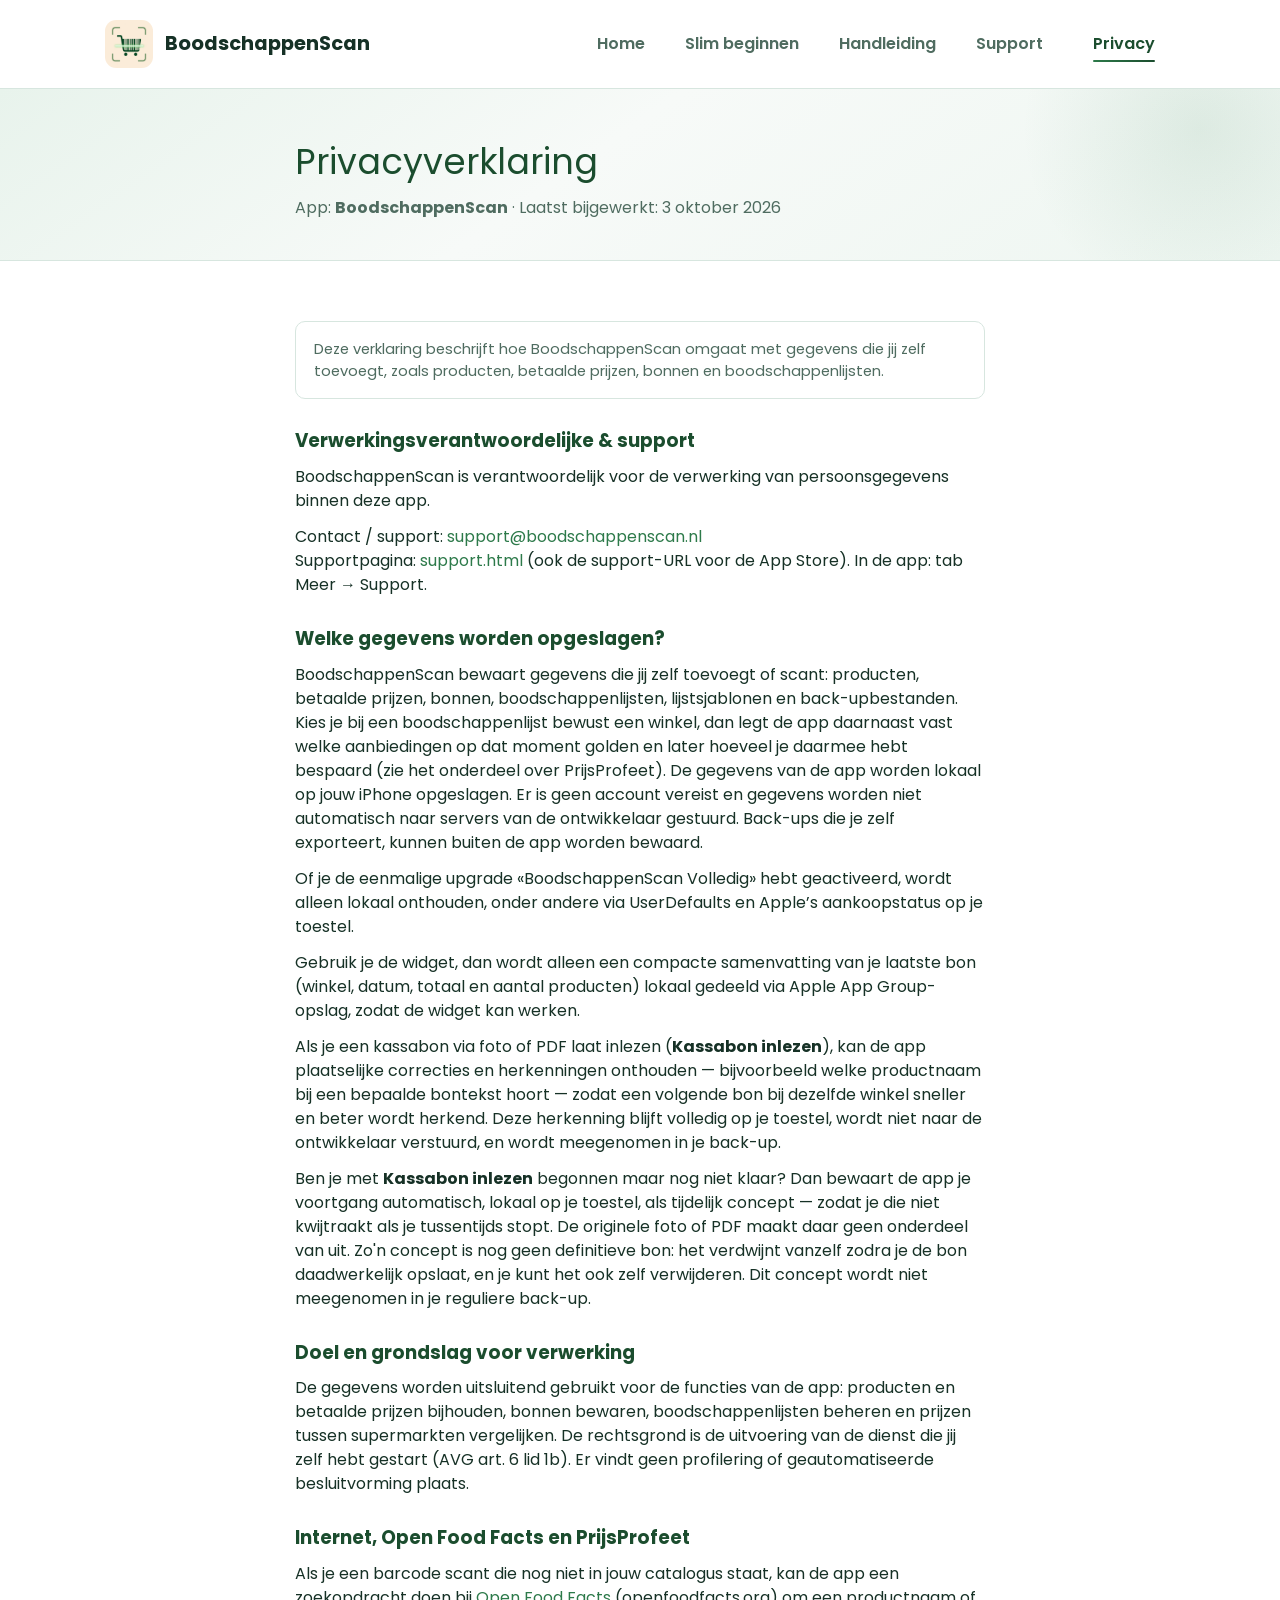
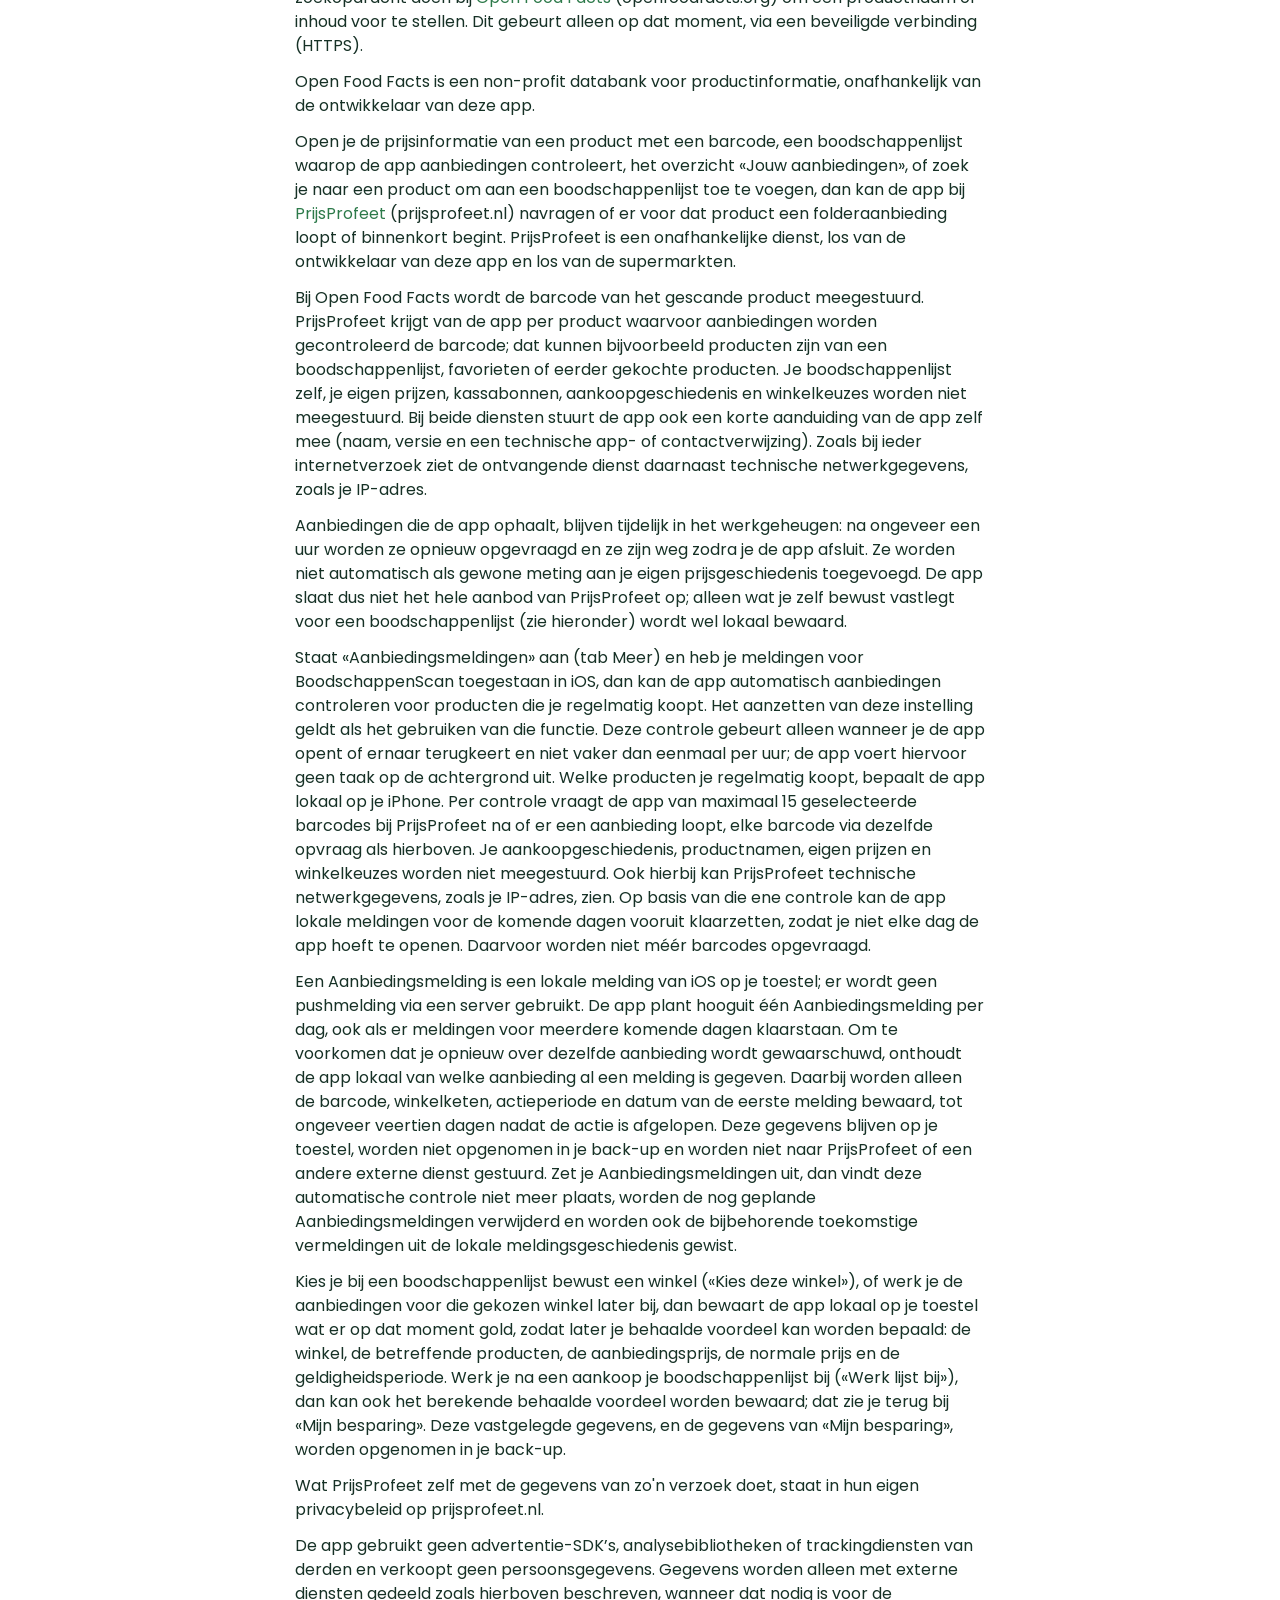
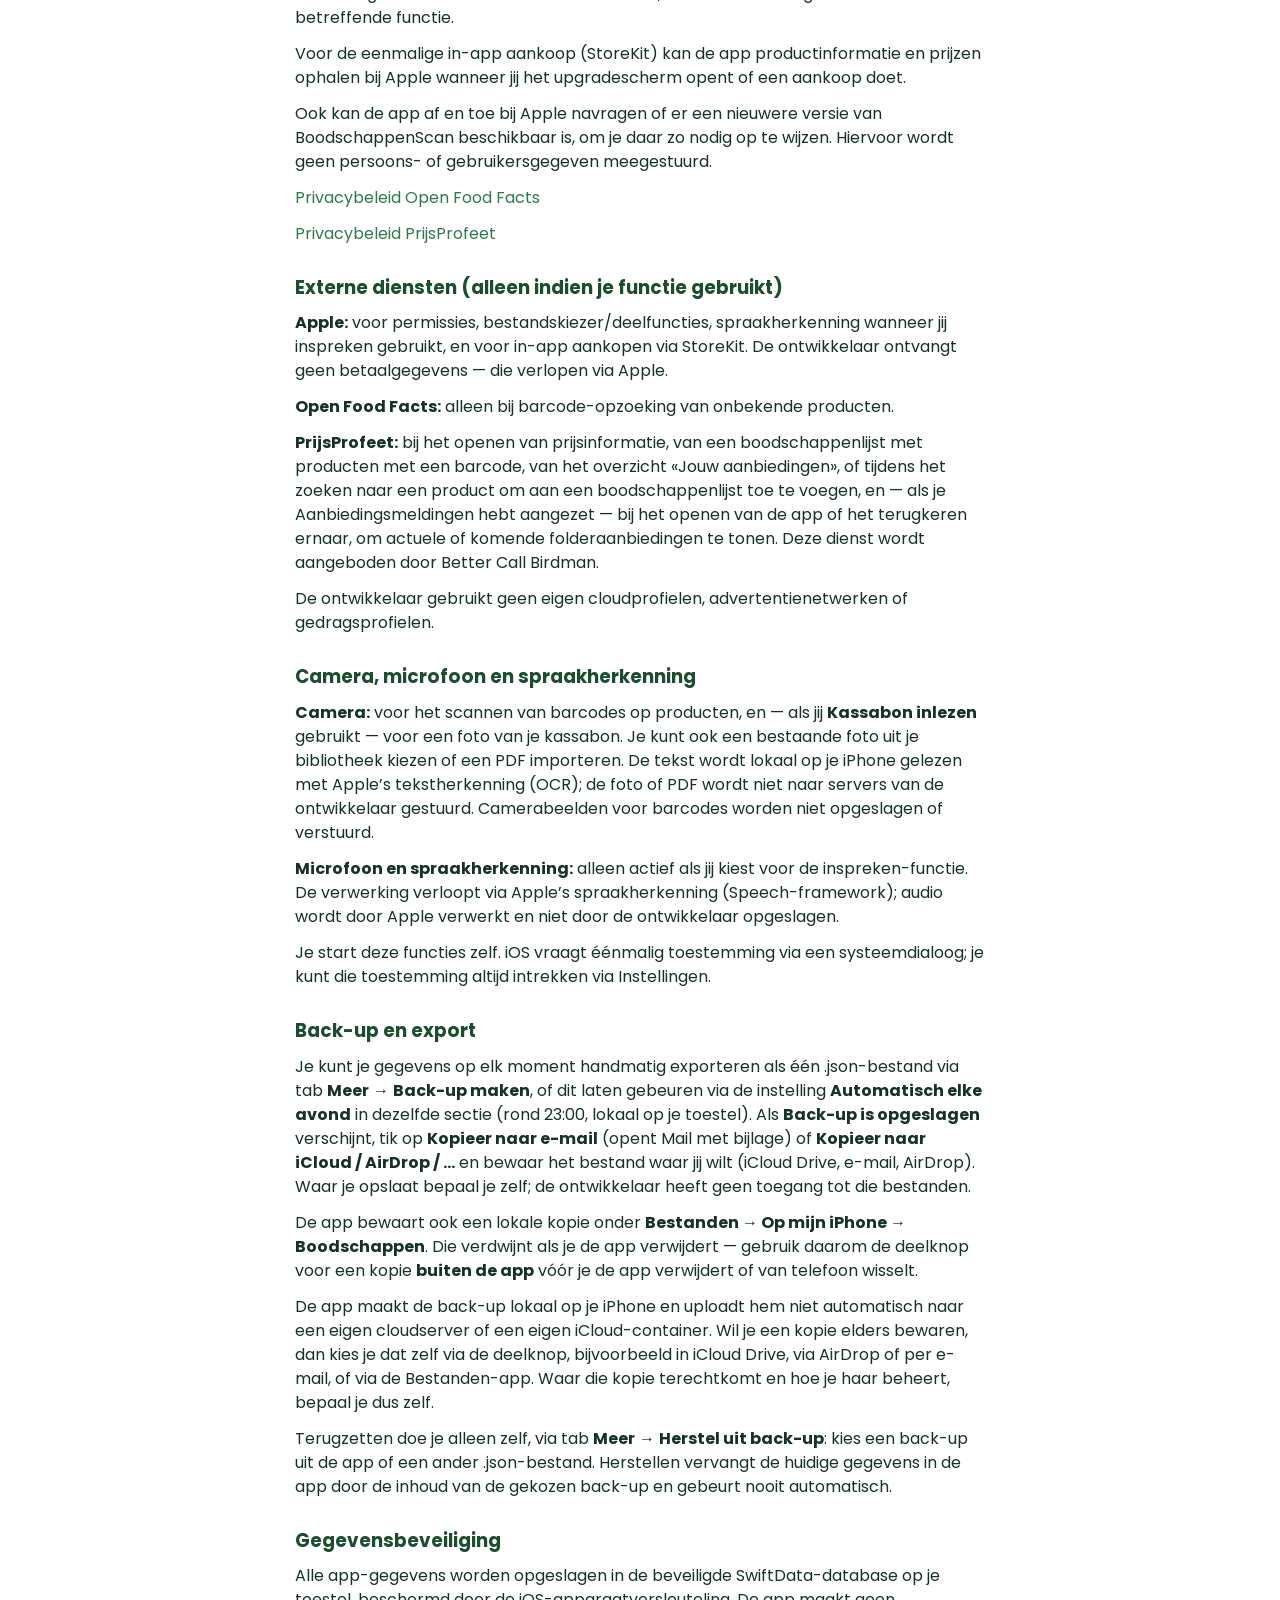
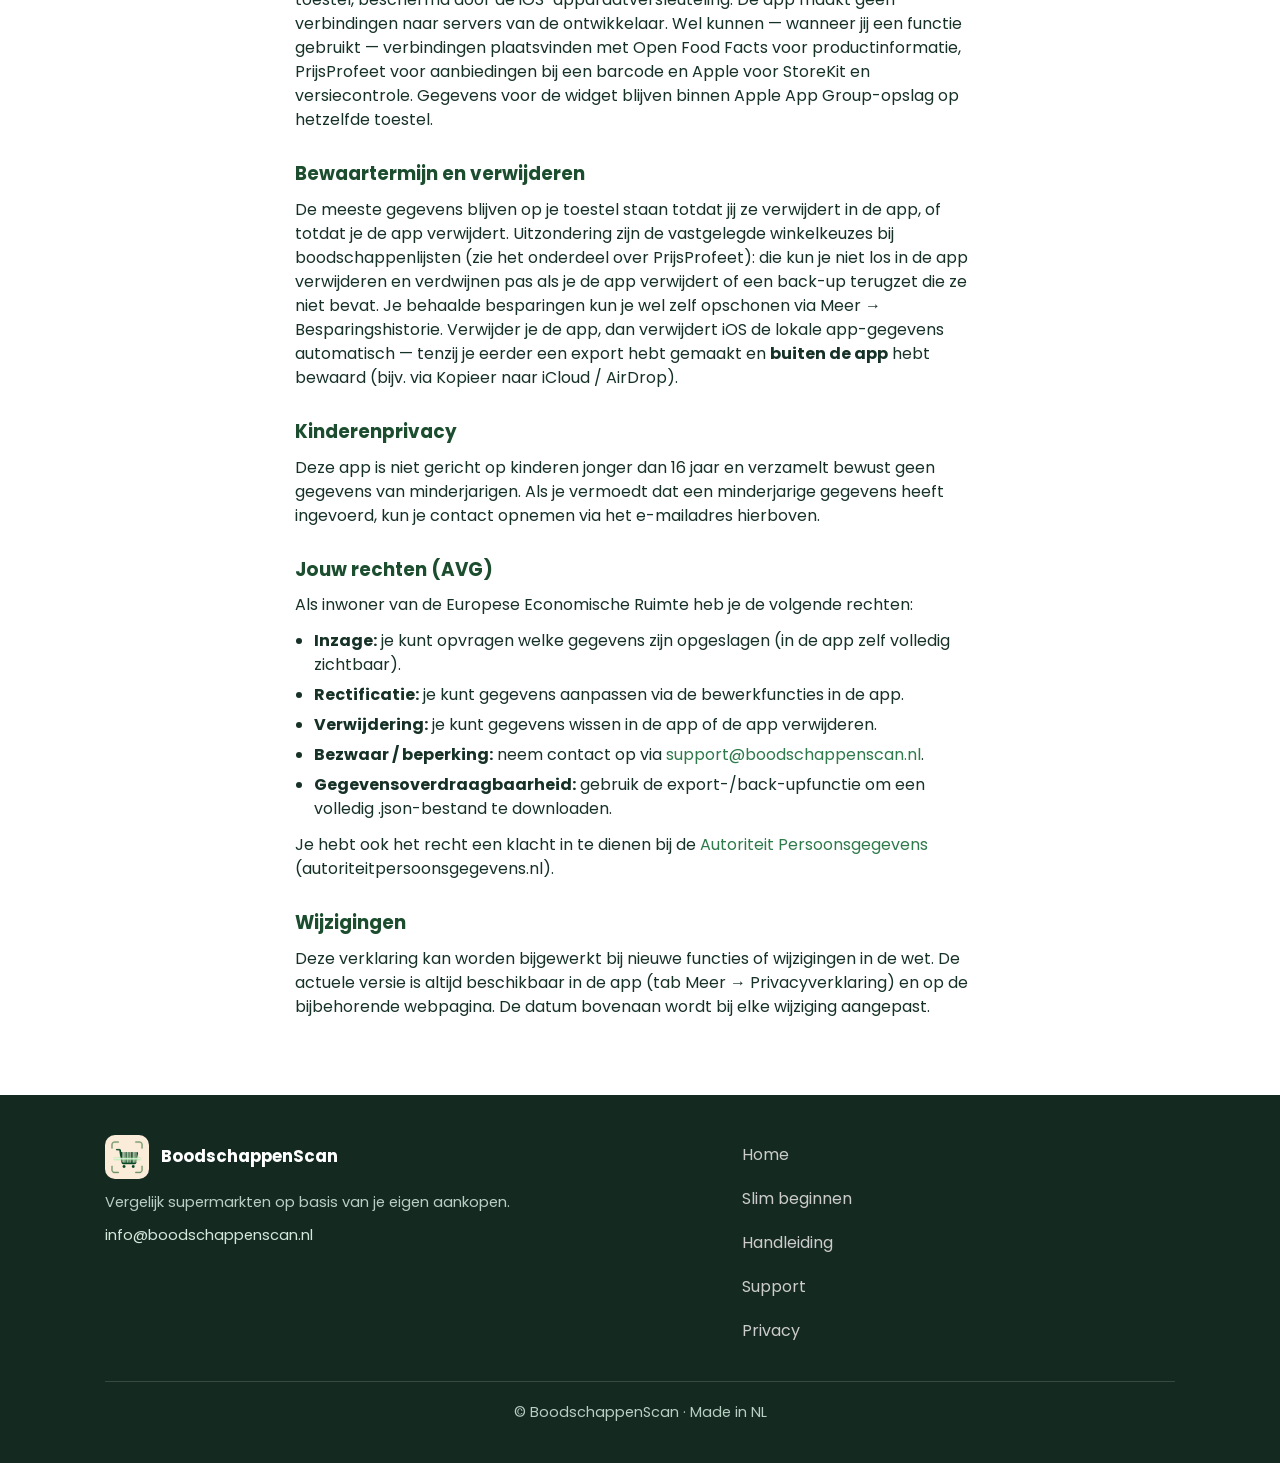
<file: index.html>
<!DOCTYPE html>

<html lang="nl">
<head>
<meta charset="utf-8"/>
<meta content="width=device-width, initial-scale=1" name="viewport"/>
<title>Privacyverklaring – BoodschappenScan</title>
<meta content="Privacyverklaring BoodschappenScan — lokale opslag op je iPhone, back-up, Open Food Facts, PrijsProfeet en AVG-rechten." name="description"/>
<meta content="index,follow" name="robots"/>
<link crossorigin="anonymous" href="https://cdnjs.cloudflare.com/ajax/libs/font-awesome/6.5.1/css/all.min.css" referrerpolicy="no-referrer" rel="stylesheet"/>
<link href="css/style.css?v=6" rel="stylesheet"/>
<link href="assets/app-icon.png" rel="icon" type="image/png"/>
<link href="assets/app-icon.png" rel="apple-touch-icon"/>
<link href="https://fonts.googleapis.com" rel="preconnect"/>
<link crossorigin="" href="https://fonts.gstatic.com" rel="preconnect"/>
<link href="https://fonts.googleapis.com/css2?family=Poppins:wght@300;400;600;700&amp;display=swap" rel="stylesheet"/>
</head>
<body>
<nav class="navbar">
<div class="container">
<div class="logo">
<a href="home.html">
<img alt="BoodschappenScan" src="assets/app-icon.png"/>
          BoodschappenScan
        </a>
</div>
<div class="main-menu">
<ul>
<li><a href="home.html">Home</a></li>
<li><a href="slimbeginnen.html">Slim beginnen</a></li>
<li><a href="handleiding.html">Handleiding</a></li>
<li><a href="support.html">Support</a></li>
<li><a class="active" href="index.html">Privacy</a></li>
</ul>
</div>
<button aria-controls="site-mobile-menu" aria-expanded="false" aria-label="Menu openen" class="hamburger-button" type="button">
<div class="hamburger-line"></div>
<div class="hamburger-line"></div>
<div class="hamburger-line"></div>
</button>
</div>
</nav>
<button aria-label="Menu sluiten" class="mobile-menu-backdrop" hidden="" type="button"></button>
<div class="mobile-menu" id="site-mobile-menu">
<ul>
<li><a href="home.html">Home</a></li>
<li><a href="slimbeginnen.html">Slim beginnen</a></li>
<li><a href="handleiding.html">Handleiding</a></li>
<li><a href="support.html">Support</a></li>
<li><a class="active" href="index.html">Privacy</a></li>
</ul>
</div>
<section class="page-hero">
<div class="container-md">
<h1 class="text-xl" style="margin:0;">Privacyverklaring</h1>
<p class="meta">App: <strong>BoodschappenScan</strong> · Laatst bijgewerkt: 3 oktober 2026</p>
</div>
</section>
<div class="content-page">
<div class="container-md">
<div class="box">Deze verklaring beschrijft hoe BoodschappenScan omgaat met gegevens die jij zelf toevoegt, zoals producten, betaalde prijzen, bonnen en boodschappenlijsten.</div>
<h2 id="contact">Verwerkingsverantwoordelijke &amp; support</h2>
<p>BoodschappenScan is verantwoordelijk voor de verwerking van persoonsgegevens binnen deze app.</p>
<p>Contact / support: <a href="mailto:support@boodschappenscan.nl">support@boodschappenscan.nl</a><br/>
      Supportpagina: <a href="support.html">support.html</a> (ook de support-URL voor de App Store). In de app: tab Meer → Support.</p>
<h2>Welke gegevens worden opgeslagen?</h2>
<p>BoodschappenScan bewaart gegevens die jij zelf toevoegt of scant: producten, betaalde prijzen, bonnen, boodschappenlijsten, lijstsjablonen en back-upbestanden. Kies je bij een boodschappenlijst bewust een winkel, dan legt de app daarnaast vast welke aanbiedingen op dat moment golden en later hoeveel je daarmee hebt bespaard (zie het onderdeel over PrijsProfeet). De gegevens van de app worden lokaal op jouw iPhone opgeslagen. Er is geen account vereist en gegevens worden niet automatisch naar servers van de ontwikkelaar gestuurd. Back-ups die je zelf exporteert, kunnen buiten de app worden bewaard.</p>
<p>Of je de eenmalige upgrade «BoodschappenScan Volledig» hebt geactiveerd, wordt alleen lokaal onthouden, onder andere via UserDefaults en Apple’s aankoopstatus op je toestel.</p>
<p>Gebruik je de widget, dan wordt alleen een compacte samenvatting van je laatste bon (winkel, datum, totaal en aantal producten) lokaal gedeeld via Apple App Group-opslag, zodat de widget kan werken.</p>
<p>Als je een kassabon via foto of PDF laat inlezen (<strong>Kassabon inlezen</strong>), kan de app plaatselijke correcties en herkenningen onthouden — bijvoorbeeld welke productnaam bij een bepaalde bontekst hoort — zodat een volgende bon bij dezelfde winkel sneller en beter wordt herkend. Deze herkenning blijft volledig op je toestel, wordt niet naar de ontwikkelaar verstuurd, en wordt meegenomen in je back-up.</p>
<p>Ben je met <strong>Kassabon inlezen</strong> begonnen maar nog niet klaar? Dan bewaart de app je voortgang automatisch, lokaal op je toestel, als tijdelijk concept — zodat je die niet kwijtraakt als je tussentijds stopt. De originele foto of PDF maakt daar geen onderdeel van uit. Zo'n concept is nog geen definitieve bon: het verdwijnt vanzelf zodra je de bon daadwerkelijk opslaat, en je kunt het ook zelf verwijderen. Dit concept wordt niet meegenomen in je reguliere back-up.</p>
<h2>Doel en grondslag voor verwerking</h2>
<p>De gegevens worden uitsluitend gebruikt voor de functies van de app: producten en betaalde prijzen bijhouden, bonnen bewaren, boodschappenlijsten beheren en prijzen tussen supermarkten vergelijken. De rechtsgrond is de uitvoering van de dienst die jij zelf hebt gestart (AVG art. 6 lid 1b). Er vindt geen profilering of geautomatiseerde besluitvorming plaats.</p>
<h2>Internet, Open Food Facts en PrijsProfeet</h2>
<p>Als je een barcode scant die nog niet in jouw catalogus staat, kan de app een zoekopdracht doen bij <a href="https://openfoodfacts.org" rel="noopener noreferrer">Open Food Facts</a> (openfoodfacts.org) om een productnaam of inhoud voor te stellen. Dit gebeurt alleen op dat moment, via een beveiligde verbinding (HTTPS).</p>
<p>Open Food Facts is een non-profit databank voor productinformatie, onafhankelijk van de ontwikkelaar van deze app.</p>
<p>Open je de prijsinformatie van een product met een barcode, een boodschappenlijst waarop de app aanbiedingen controleert, het overzicht «Jouw aanbiedingen», of zoek je naar een product om aan een boodschappenlijst toe te voegen, dan kan de app bij <a href="https://prijsprofeet.nl" rel="noopener noreferrer">PrijsProfeet</a> (prijsprofeet.nl) navragen of er voor dat product een folderaanbieding loopt of binnenkort begint. PrijsProfeet is een onafhankelijke dienst, los van de ontwikkelaar van deze app en los van de supermarkten.</p>
<p>Bij Open Food Facts wordt de barcode van het gescande product meegestuurd. PrijsProfeet krijgt van de app per product waarvoor aanbiedingen worden gecontroleerd de barcode; dat kunnen bijvoorbeeld producten zijn van een boodschappenlijst, favorieten of eerder gekochte producten. Je boodschappenlijst zelf, je eigen prijzen, kassabonnen, aankoopgeschiedenis en winkelkeuzes worden niet meegestuurd. Bij beide diensten stuurt de app ook een korte aanduiding van de app zelf mee (naam, versie en een technische app- of contactverwijzing). Zoals bij ieder internetverzoek ziet de ontvangende dienst daarnaast technische netwerkgegevens, zoals je IP-adres.</p>
<p>Aanbiedingen die de app ophaalt, blijven tijdelijk in het werkgeheugen: na ongeveer een uur worden ze opnieuw opgevraagd en ze zijn weg zodra je de app afsluit. Ze worden niet automatisch als gewone meting aan je eigen prijsgeschiedenis toegevoegd. De app slaat dus niet het hele aanbod van PrijsProfeet op; alleen wat je zelf bewust vastlegt voor een boodschappenlijst (zie hieronder) wordt wel lokaal bewaard.</p>
<p>Staat «Aanbiedingsmeldingen» aan (tab Meer) en heb je meldingen voor BoodschappenScan toegestaan in iOS, dan kan de app automatisch aanbiedingen controleren voor producten die je regelmatig koopt. Het aanzetten van deze instelling geldt als het gebruiken van die functie. Deze controle gebeurt alleen wanneer je de app opent of ernaar terugkeert en niet vaker dan eenmaal per uur; de app voert hiervoor geen taak op de achtergrond uit. Welke producten je regelmatig koopt, bepaalt de app lokaal op je iPhone. Per controle vraagt de app van maximaal 15 geselecteerde barcodes bij PrijsProfeet na of er een aanbieding loopt, elke barcode via dezelfde opvraag als hierboven. Je aankoopgeschiedenis, productnamen, eigen prijzen en winkelkeuzes worden niet meegestuurd. Ook hierbij kan PrijsProfeet technische netwerkgegevens, zoals je IP-adres, zien. Op basis van die ene controle kan de app lokale meldingen voor de komende dagen vooruit klaarzetten, zodat je niet elke dag de app hoeft te openen. Daarvoor worden niet méér barcodes opgevraagd.</p>
<p>Een Aanbiedingsmelding is een lokale melding van iOS op je toestel; er wordt geen pushmelding via een server gebruikt. De app plant hooguit één Aanbiedingsmelding per dag, ook als er meldingen voor meerdere komende dagen klaarstaan. Om te voorkomen dat je opnieuw over dezelfde aanbieding wordt gewaarschuwd, onthoudt de app lokaal van welke aanbieding al een melding is gegeven. Daarbij worden alleen de barcode, winkelketen, actieperiode en datum van de eerste melding bewaard, tot ongeveer veertien dagen nadat de actie is afgelopen. Deze gegevens blijven op je toestel, worden niet opgenomen in je back-up en worden niet naar PrijsProfeet of een andere externe dienst gestuurd. Zet je Aanbiedingsmeldingen uit, dan vindt deze automatische controle niet meer plaats, worden de nog geplande Aanbiedingsmeldingen verwijderd en worden ook de bijbehorende toekomstige vermeldingen uit de lokale meldingsgeschiedenis gewist.</p>
<p>Kies je bij een boodschappenlijst bewust een winkel («Kies deze winkel»), of werk je de aanbiedingen voor die gekozen winkel later bij, dan bewaart de app lokaal op je toestel wat er op dat moment gold, zodat later je behaalde voordeel kan worden bepaald: de winkel, de betreffende producten, de aanbiedingsprijs, de normale prijs en de geldigheidsperiode. Werk je na een aankoop je boodschappenlijst bij («Werk lijst bij»), dan kan ook het berekende behaalde voordeel worden bewaard; dat zie je terug bij «Mijn besparing». Deze vastgelegde gegevens, en de gegevens van «Mijn besparing», worden opgenomen in je back-up.</p>
<p>Wat PrijsProfeet zelf met de gegevens van zo'n verzoek doet, staat in hun eigen privacybeleid op prijsprofeet.nl.</p>
<p>De app gebruikt geen advertentie-SDK’s, analysebibliotheken of trackingdiensten van derden en verkoopt geen persoonsgegevens. Gegevens worden alleen met externe diensten gedeeld zoals hierboven beschreven, wanneer dat nodig is voor de betreffende functie.</p>
<p>Voor de eenmalige in-app aankoop (StoreKit) kan de app productinformatie en prijzen ophalen bij Apple wanneer jij het upgradescherm opent of een aankoop doet.</p>
<p>Ook kan de app af en toe bij Apple navragen of er een nieuwere versie van BoodschappenScan beschikbaar is, om je daar zo nodig op te wijzen. Hiervoor wordt geen persoons- of gebruikersgegeven meegestuurd.</p>
<p><a href="https://world.openfoodfacts.org/privacy" rel="noopener noreferrer">Privacybeleid Open Food Facts</a></p>
<p><a href="https://www.prijsprofeet.nl/privacy" rel="noopener noreferrer">Privacybeleid PrijsProfeet</a></p>
<h2>Externe diensten (alleen indien je functie gebruikt)</h2>
<p><strong>Apple:</strong> voor permissies, bestandskiezer/deelfuncties, spraakherkenning wanneer jij inspreken gebruikt, en voor in-app aankopen via StoreKit. De ontwikkelaar ontvangt geen betaalgegevens — die verlopen via Apple.</p>
<p><strong>Open Food Facts:</strong> alleen bij barcode-opzoeking van onbekende producten.</p>
<p><strong>PrijsProfeet:</strong> bij het openen van prijsinformatie, van een boodschappenlijst met producten met een barcode, van het overzicht «Jouw aanbiedingen», of tijdens het zoeken naar een product om aan een boodschappenlijst toe te voegen, en — als je Aanbiedingsmeldingen hebt aangezet — bij het openen van de app of het terugkeren ernaar, om actuele of komende folderaanbiedingen te tonen. Deze dienst wordt aangeboden door Better Call Birdman.</p>
<p>De ontwikkelaar gebruikt geen eigen cloudprofielen, advertentienetwerken of gedragsprofielen.</p>
<h2>Camera, microfoon en spraakherkenning</h2>
<p><strong>Camera:</strong> voor het scannen van barcodes op producten, en — als jij <strong>Kassabon inlezen</strong> gebruikt — voor een foto van je kassabon. Je kunt ook een bestaande foto uit je bibliotheek kiezen of een PDF importeren. De tekst wordt lokaal op je iPhone gelezen met Apple’s tekstherkenning (OCR); de foto of PDF wordt niet naar servers van de ontwikkelaar gestuurd. Camerabeelden voor barcodes worden niet opgeslagen of verstuurd.</p>
<p><strong>Microfoon en spraakherkenning:</strong> alleen actief als jij kiest voor de inspreken-functie. De verwerking verloopt via Apple’s spraakherkenning (Speech-framework); audio wordt door Apple verwerkt en niet door de ontwikkelaar opgeslagen.</p>
<p>Je start deze functies zelf. iOS vraagt éénmalig toestemming via een systeemdialoog; je kunt die toestemming altijd intrekken via Instellingen.</p>
<h2>Back-up en export</h2>
<p>Je kunt je gegevens op elk moment handmatig exporteren als één .json-bestand via tab <strong>Meer</strong> → <strong>Back-up maken</strong>, of dit laten gebeuren via de instelling <strong>Automatisch elke avond</strong> in dezelfde sectie (rond 23:00, lokaal op je toestel). Als <strong>Back-up is opgeslagen</strong> verschijnt, tik op <strong>Kopieer naar e-mail</strong> (opent Mail met bijlage) of <strong>Kopieer naar iCloud / AirDrop / …</strong> en bewaar het bestand waar jij wilt (iCloud Drive, e-mail, AirDrop). Waar je opslaat bepaal je zelf; de ontwikkelaar heeft geen toegang tot die bestanden.</p>
<p>De app bewaart ook een lokale kopie onder <strong>Bestanden → Op mijn iPhone → Boodschappen</strong>. Die verdwijnt als je de app verwijdert — gebruik daarom de deelknop voor een kopie <strong>buiten de app</strong> vóór je de app verwijdert of van telefoon wisselt.</p>
<p>De app maakt de back-up lokaal op je iPhone en uploadt hem niet automatisch naar een eigen cloudserver of een eigen iCloud-container. Wil je een kopie elders bewaren, dan kies je dat zelf via de deelknop, bijvoorbeeld in iCloud Drive, via AirDrop of per e-mail, of via de Bestanden-app. Waar die kopie terechtkomt en hoe je haar beheert, bepaal je dus zelf.</p>
<p>Terugzetten doe je alleen zelf, via tab <strong>Meer</strong> → <strong>Herstel uit back-up</strong>: kies een back-up uit de app of een ander .json-bestand. Herstellen vervangt de huidige gegevens in de app door de inhoud van de gekozen back-up en gebeurt nooit automatisch.</p>
<h2>Gegevensbeveiliging</h2>
<p>Alle app-gegevens worden opgeslagen in de beveiligde SwiftData-database op je toestel, beschermd door de iOS-apparaatversleuteling. De app maakt geen verbindingen naar servers van de ontwikkelaar. Wel kunnen — wanneer jij een functie gebruikt — verbindingen plaatsvinden met Open Food Facts voor productinformatie, PrijsProfeet voor aanbiedingen bij een barcode en Apple voor StoreKit en versiecontrole. Gegevens voor de widget blijven binnen Apple App Group-opslag op hetzelfde toestel.</p>
<h2>Bewaartermijn en verwijderen</h2>
<p>De meeste gegevens blijven op je toestel staan totdat jij ze verwijdert in de app, of totdat je de app verwijdert. Uitzondering zijn de vastgelegde winkelkeuzes bij boodschappenlijsten (zie het onderdeel over PrijsProfeet): die kun je niet los in de app verwijderen en verdwijnen pas als je de app verwijdert of een back-up terugzet die ze niet bevat. Je behaalde besparingen kun je wel zelf opschonen via Meer → Besparingshistorie. Verwijder je de app, dan verwijdert iOS de lokale app-gegevens automatisch — tenzij je eerder een export hebt gemaakt en <strong>buiten de app</strong> hebt bewaard (bijv. via Kopieer naar iCloud / AirDrop).</p>
<h2>Kinderenprivacy</h2>
<p>Deze app is niet gericht op kinderen jonger dan 16 jaar en verzamelt bewust geen gegevens van minderjarigen. Als je vermoedt dat een minderjarige gegevens heeft ingevoerd, kun je contact opnemen via het e-mailadres hierboven.</p>
<h2>Jouw rechten (AVG)</h2>
<p>Als inwoner van de Europese Economische Ruimte heb je de volgende rechten:</p>
<ul>
<li><strong>Inzage:</strong> je kunt opvragen welke gegevens zijn opgeslagen (in de app zelf volledig zichtbaar).</li>
<li><strong>Rectificatie:</strong> je kunt gegevens aanpassen via de bewerkfuncties in de app.</li>
<li><strong>Verwijdering:</strong> je kunt gegevens wissen in de app of de app verwijderen.</li>
<li><strong>Bezwaar / beperking:</strong> neem contact op via <a href="mailto:support@boodschappenscan.nl">support@boodschappenscan.nl</a>.</li>
<li><strong>Gegevensoverdraagbaarheid:</strong> gebruik de export-/back-upfunctie om een volledig .json-bestand te downloaden.</li>
</ul>
<p>Je hebt ook het recht een klacht in te dienen bij de <a href="https://autoriteitpersoonsgegevens.nl" rel="noopener noreferrer">Autoriteit Persoonsgegevens</a> (autoriteitpersoonsgegevens.nl).</p>
<h2>Wijzigingen</h2>
<p>Deze verklaring kan worden bijgewerkt bij nieuwe functies of wijzigingen in de wet. De actuele versie is altijd beschikbaar in de app (tab Meer → Privacyverklaring) en op de bijbehorende webpagina. De datum bovenaan wordt bij elke wijziging aangepast.</p>
</div>
</div>
<footer class="footer bg-black">
<div class="container">
<div class="footer-simple">
<div class="footer-brand">
<a href="home.html">
<img alt="" height="44" src="assets/app-icon.png" width="44"/>
<strong>BoodschappenScan</strong>
</a>
<p>Vergelijk supermarkten op basis van je eigen aankopen.</p>
<a href="mailto:info@boodschappenscan.nl">info@boodschappenscan.nl</a>
</div>
<div class="footer-links">
<ul>
<li><a href="home.html">Home</a></li>
<li><a href="slimbeginnen.html">Slim beginnen</a></li>
<li><a href="handleiding.html">Handleiding</a></li>
<li><a href="support.html">Support</a></li>
<li><a href="index.html">Privacy</a></li>
</ul>
</div>
</div>
<div class="footer-bottom">
        © BoodschappenScan · Made in NL
      </div>
</div>
</footer>
<script src="js/main.js?v=4"></script>
</body>
</html>
</file>
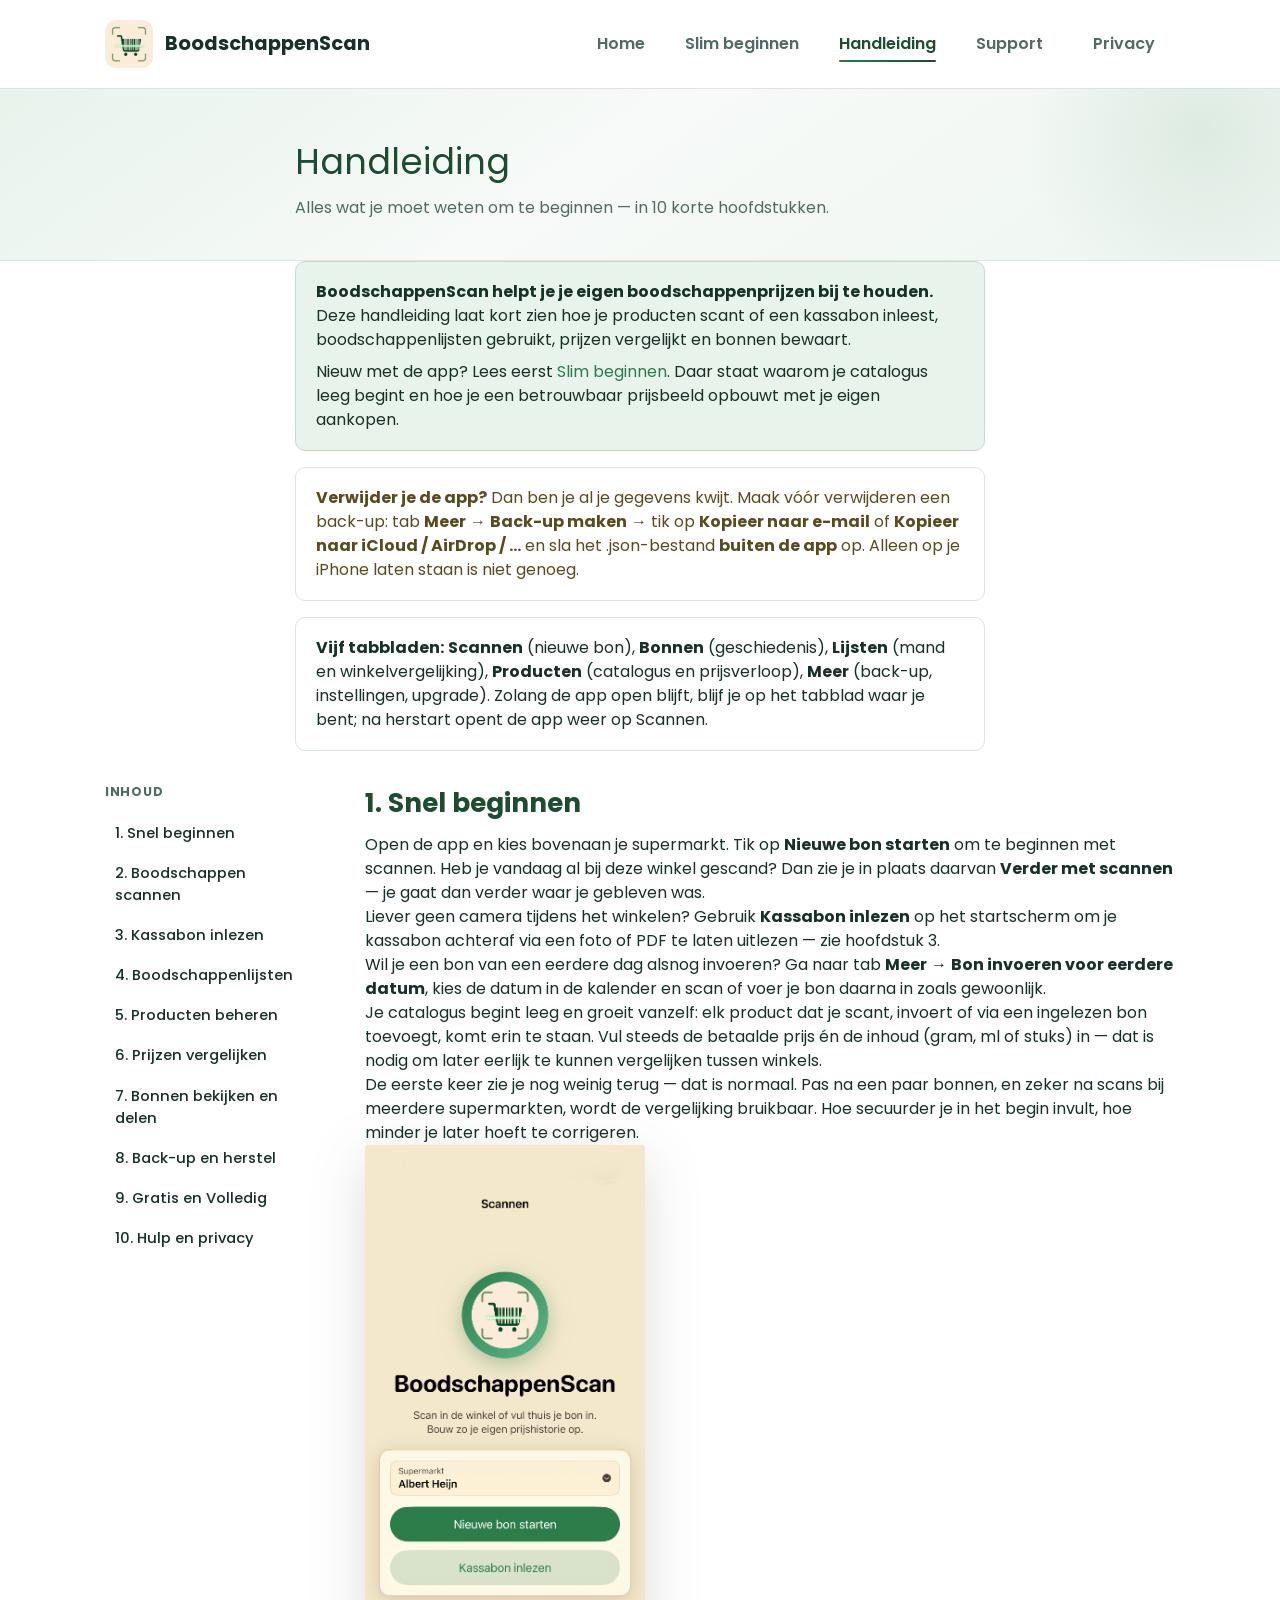
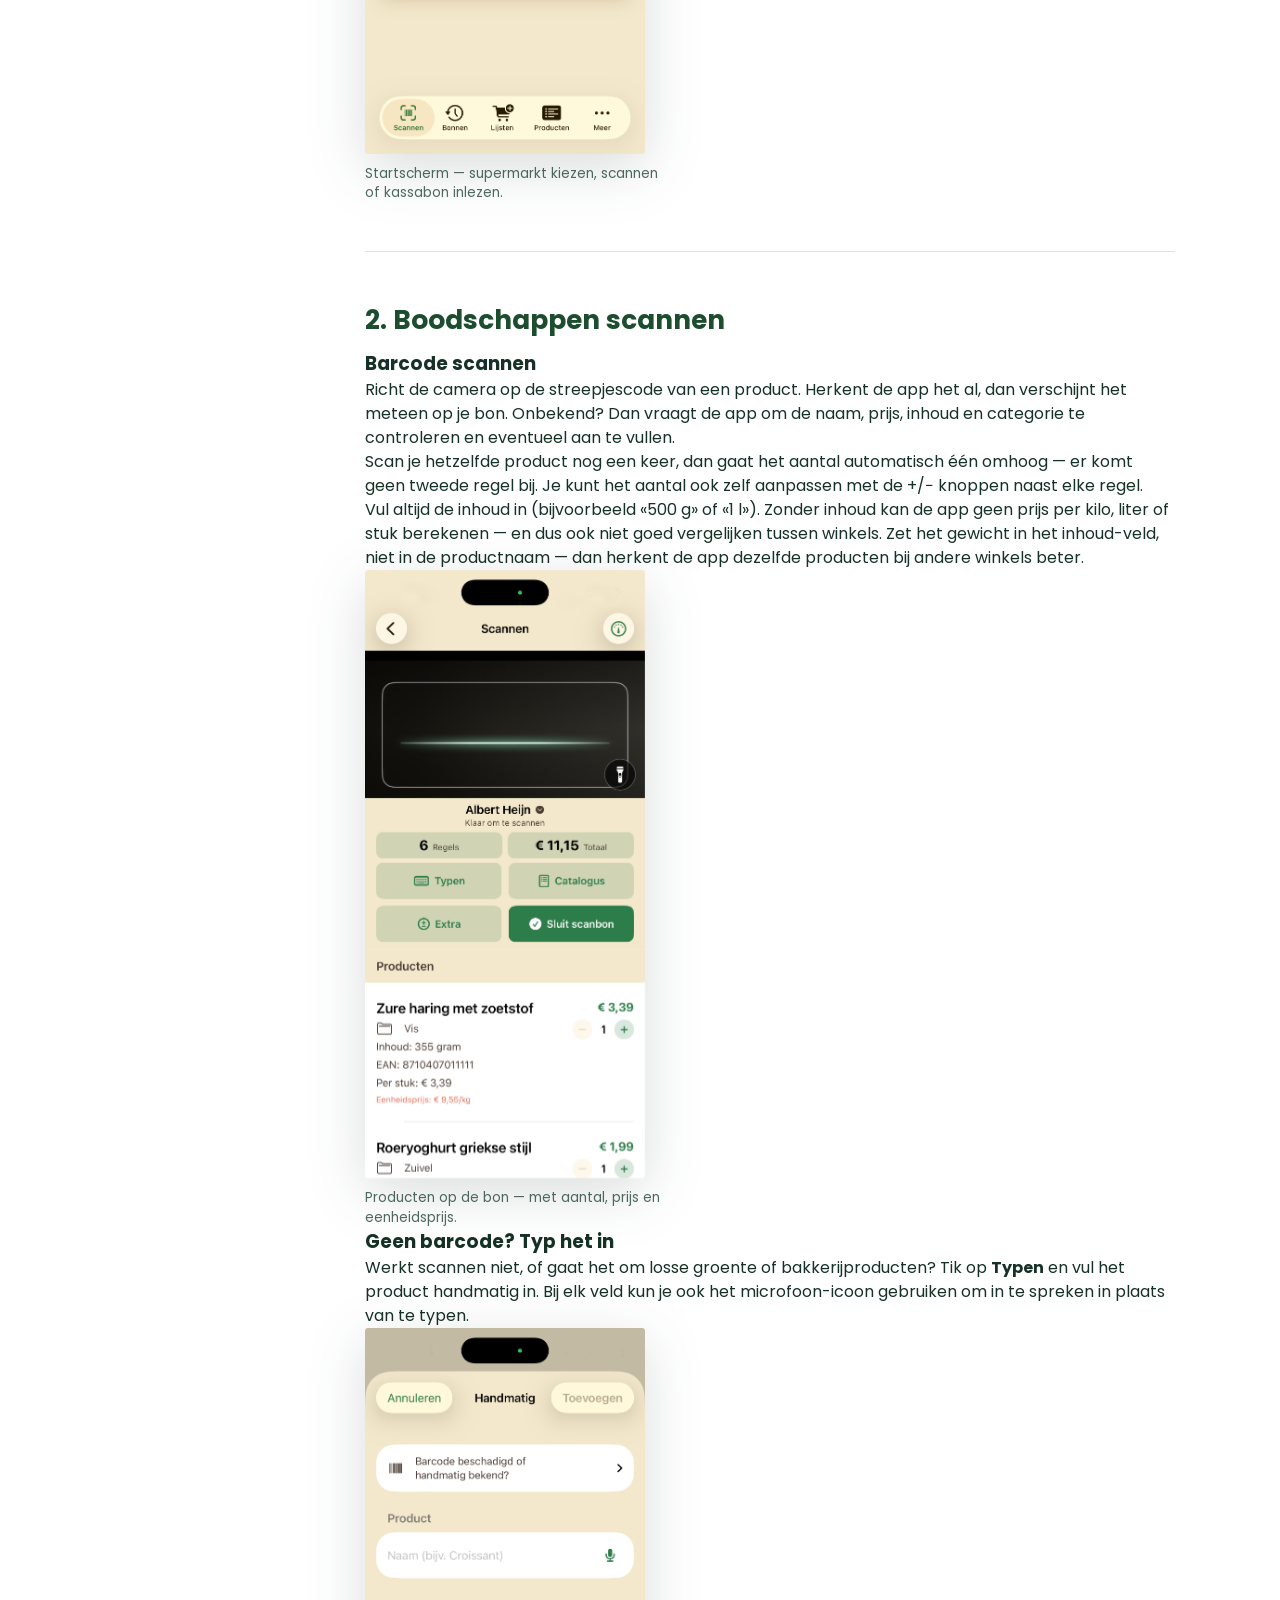
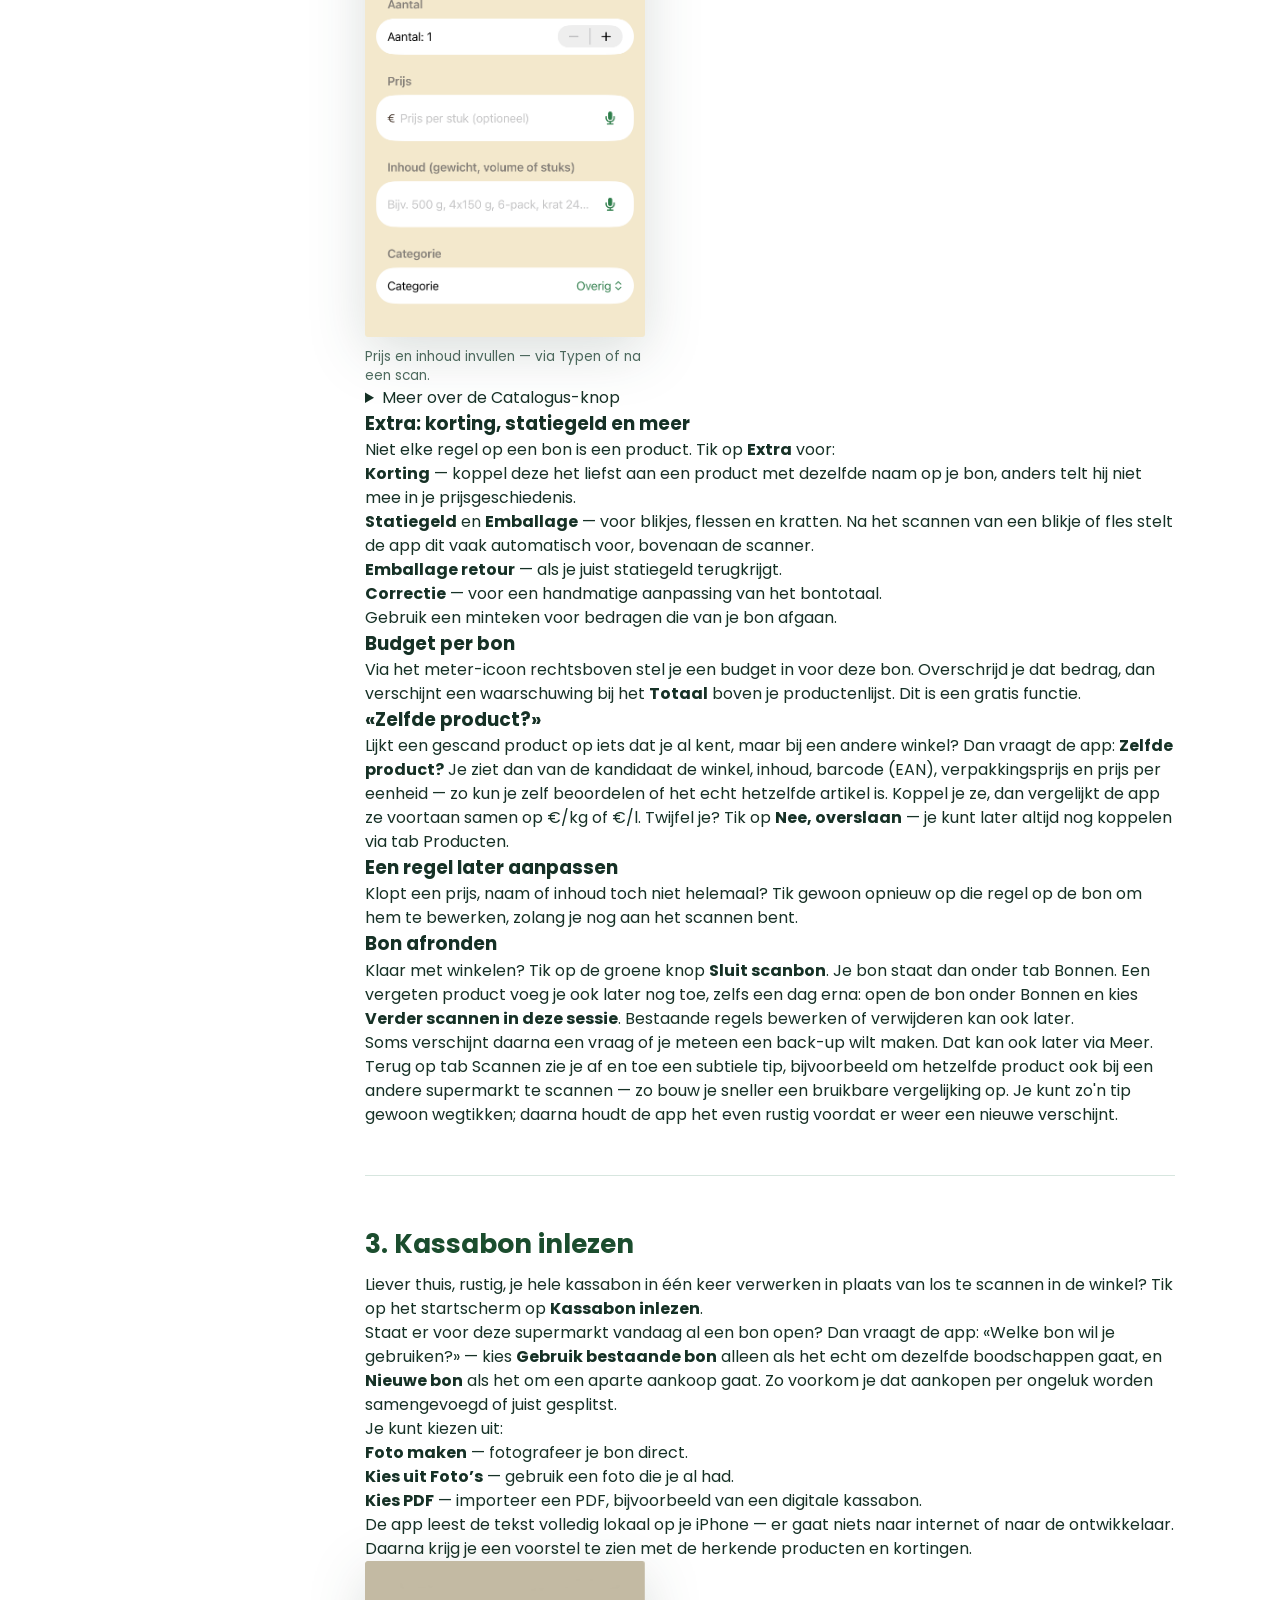
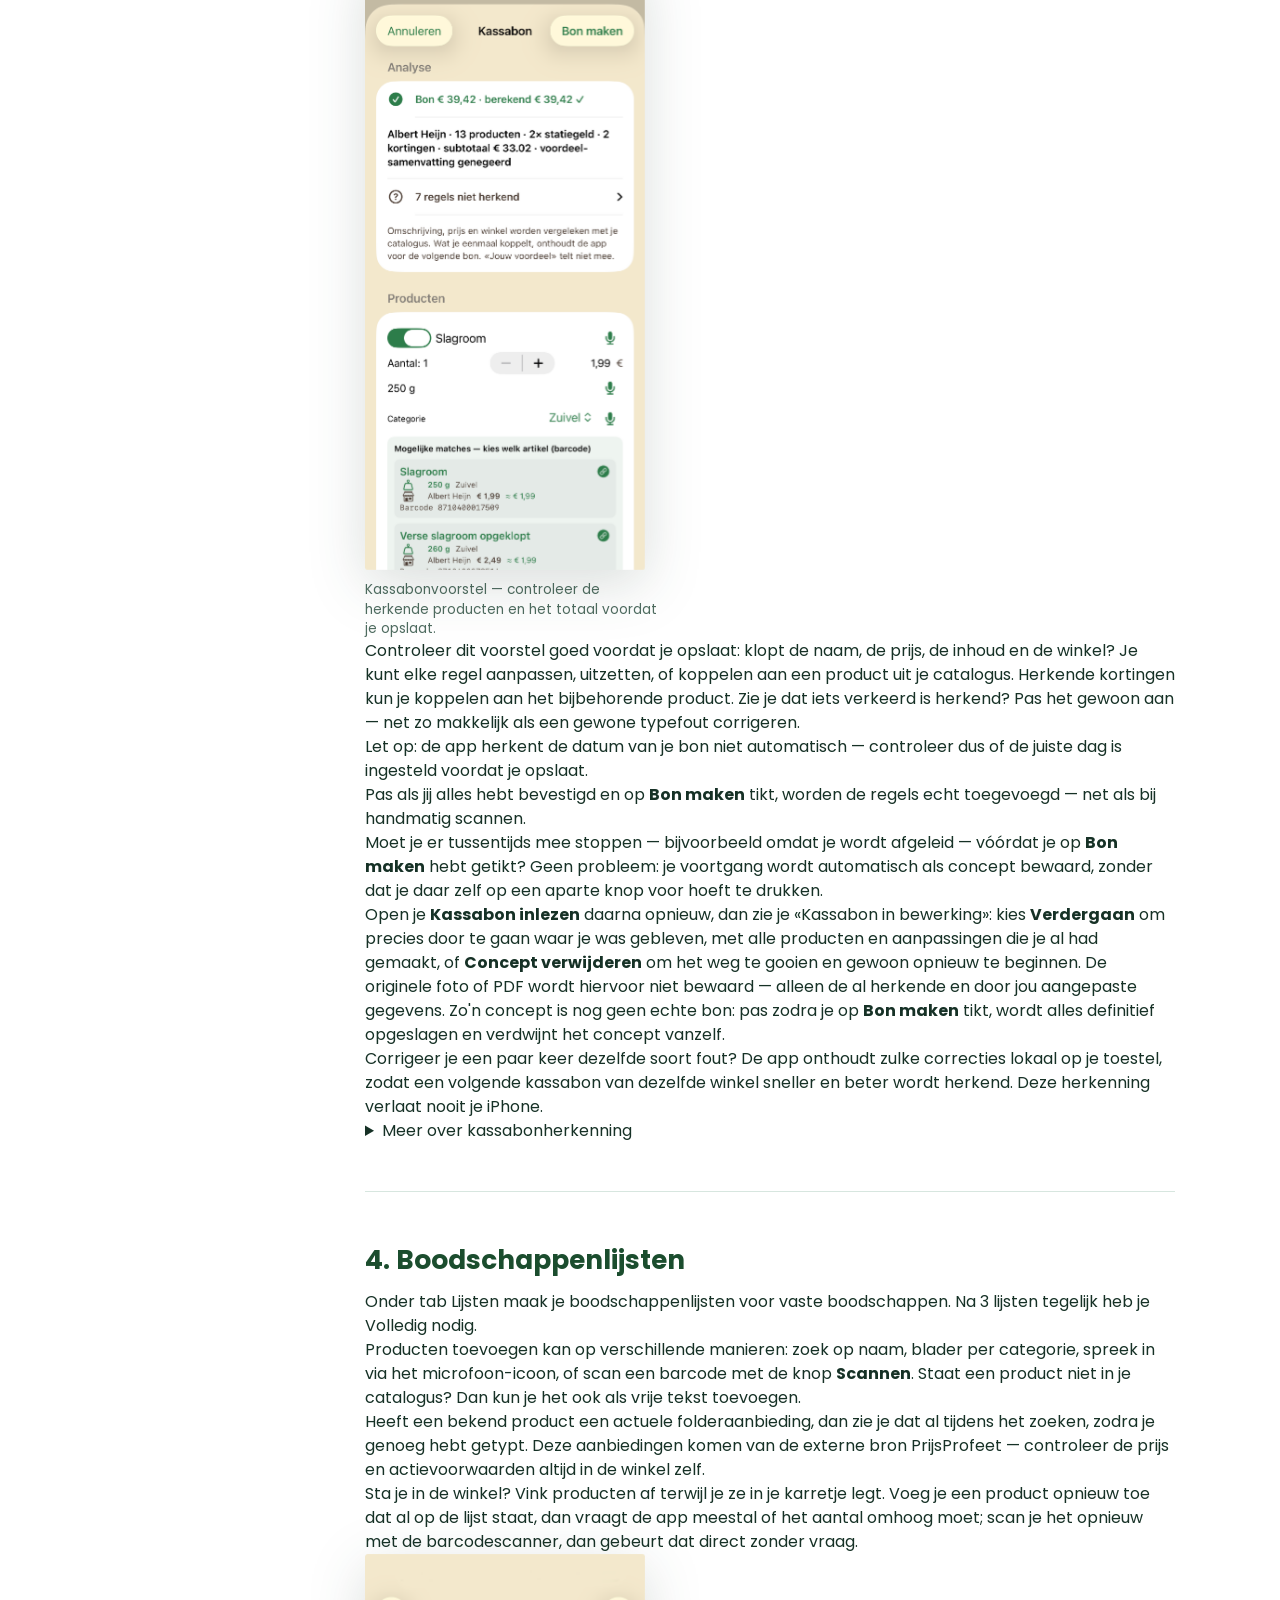
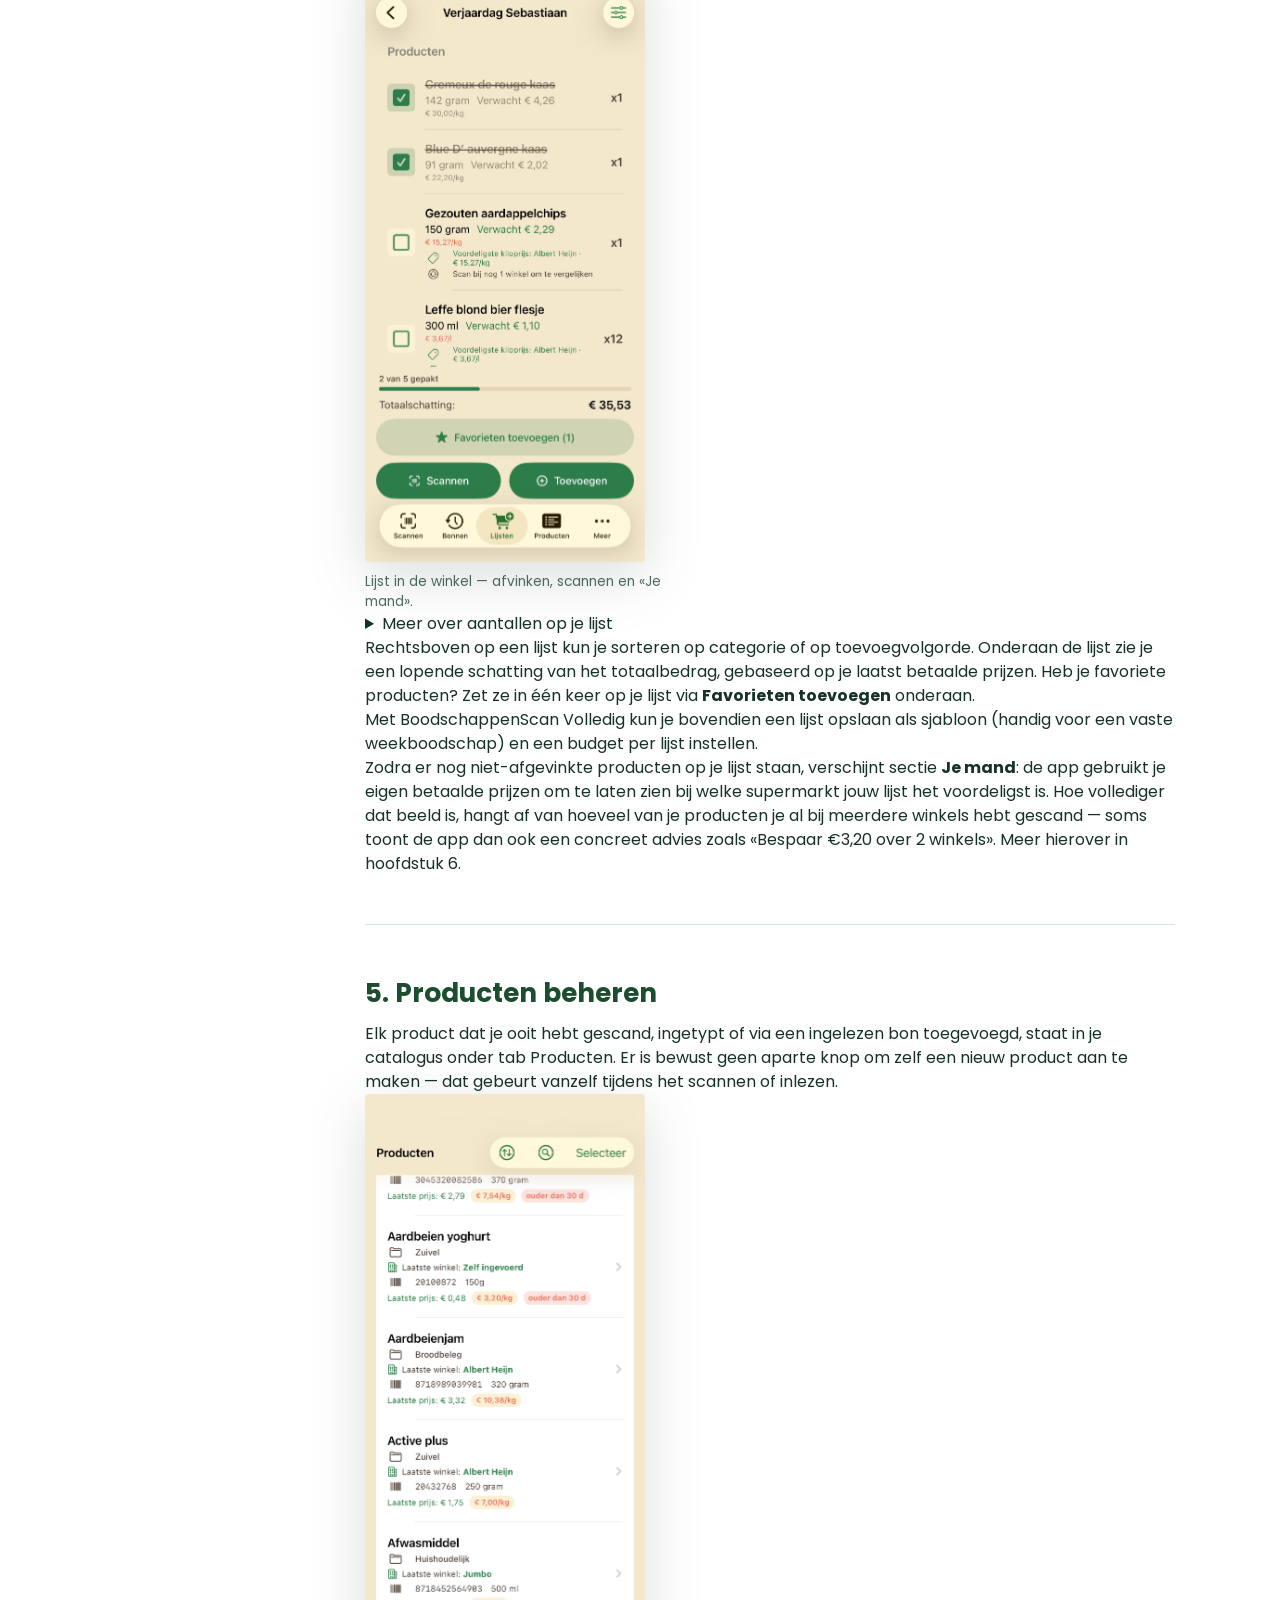
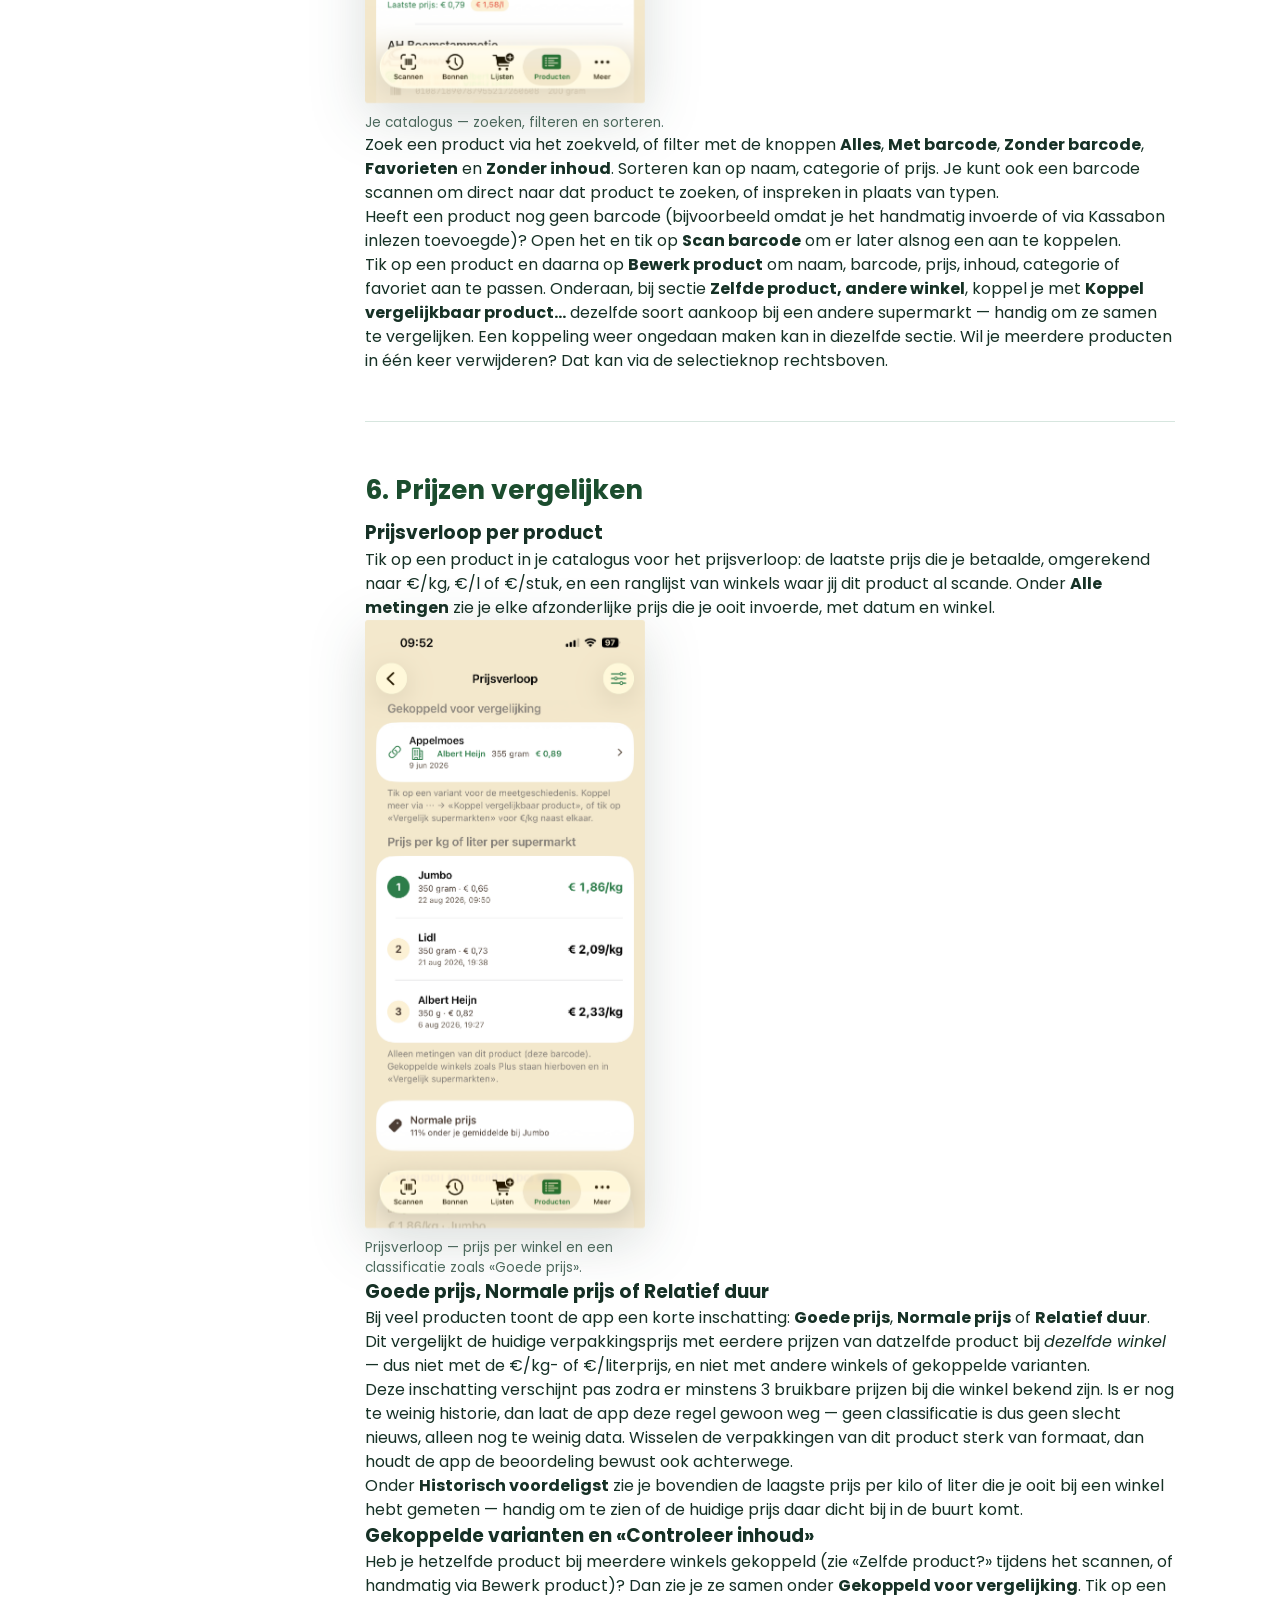
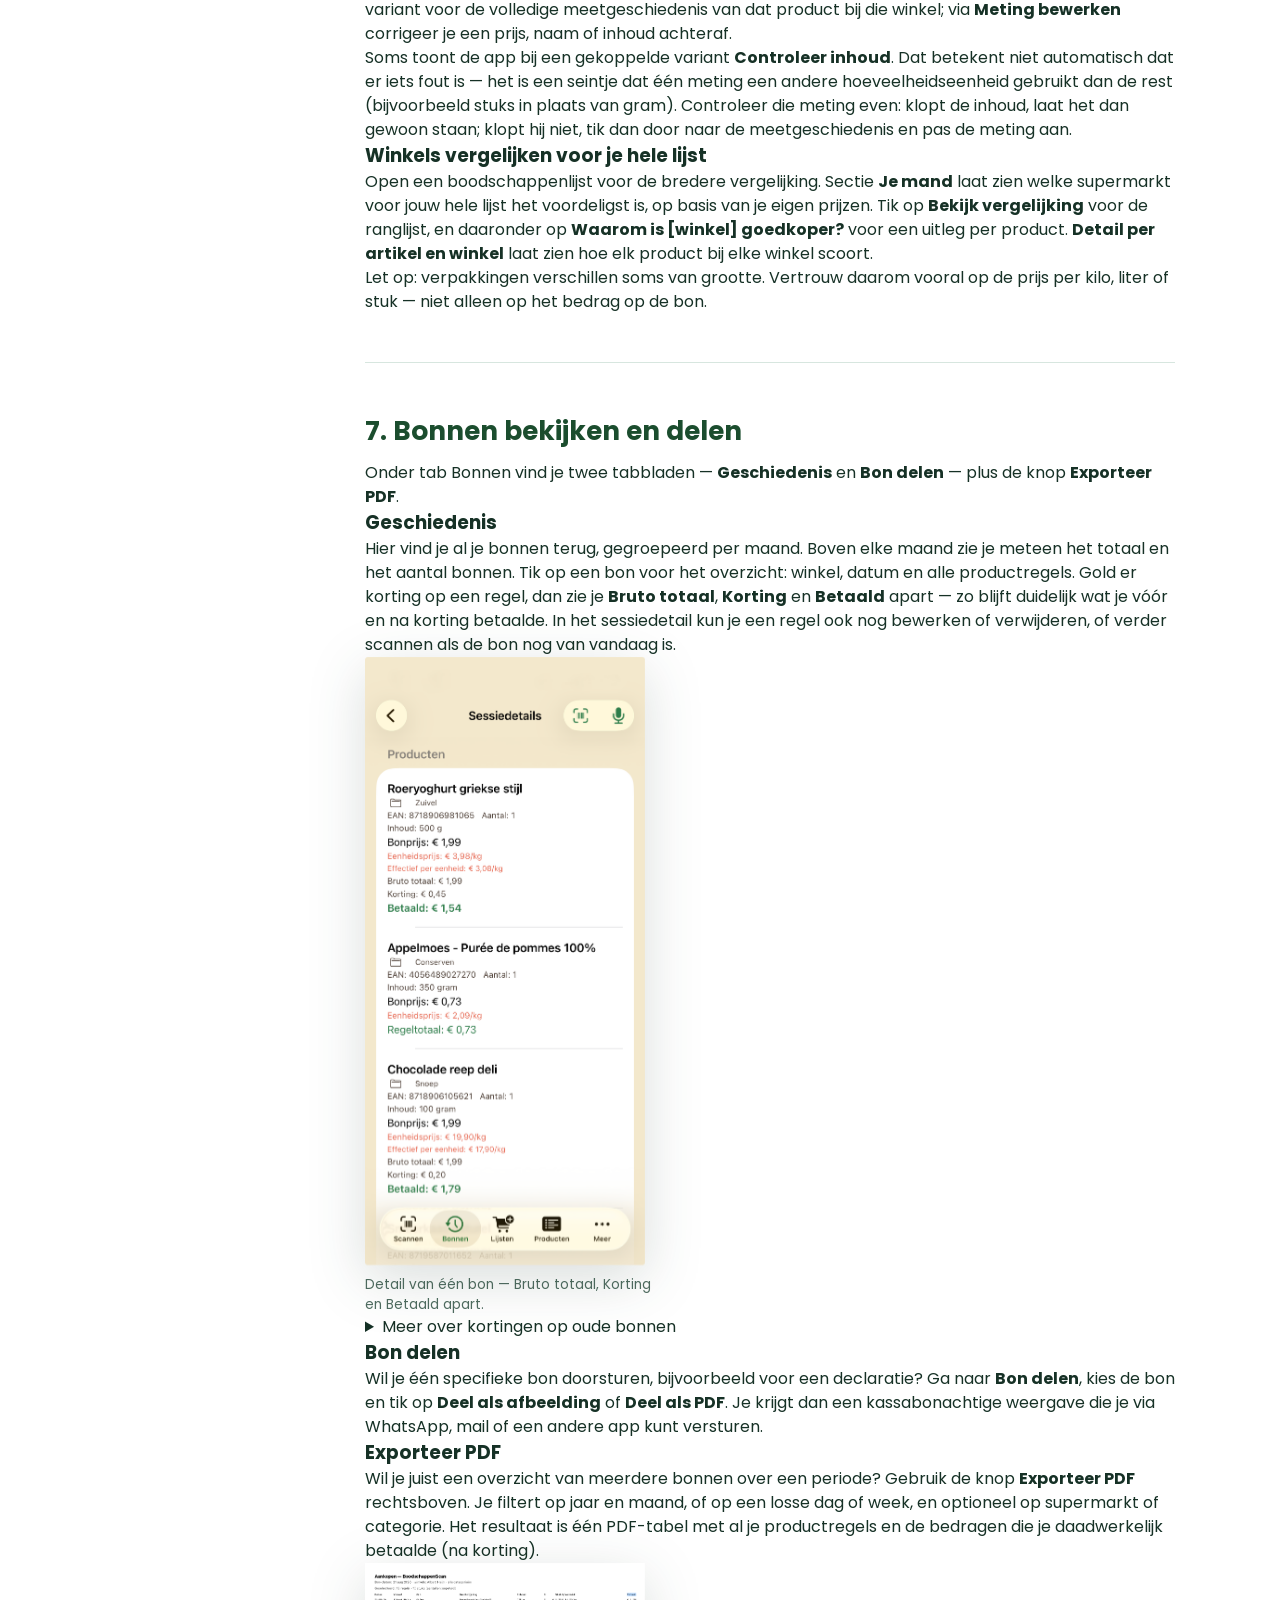
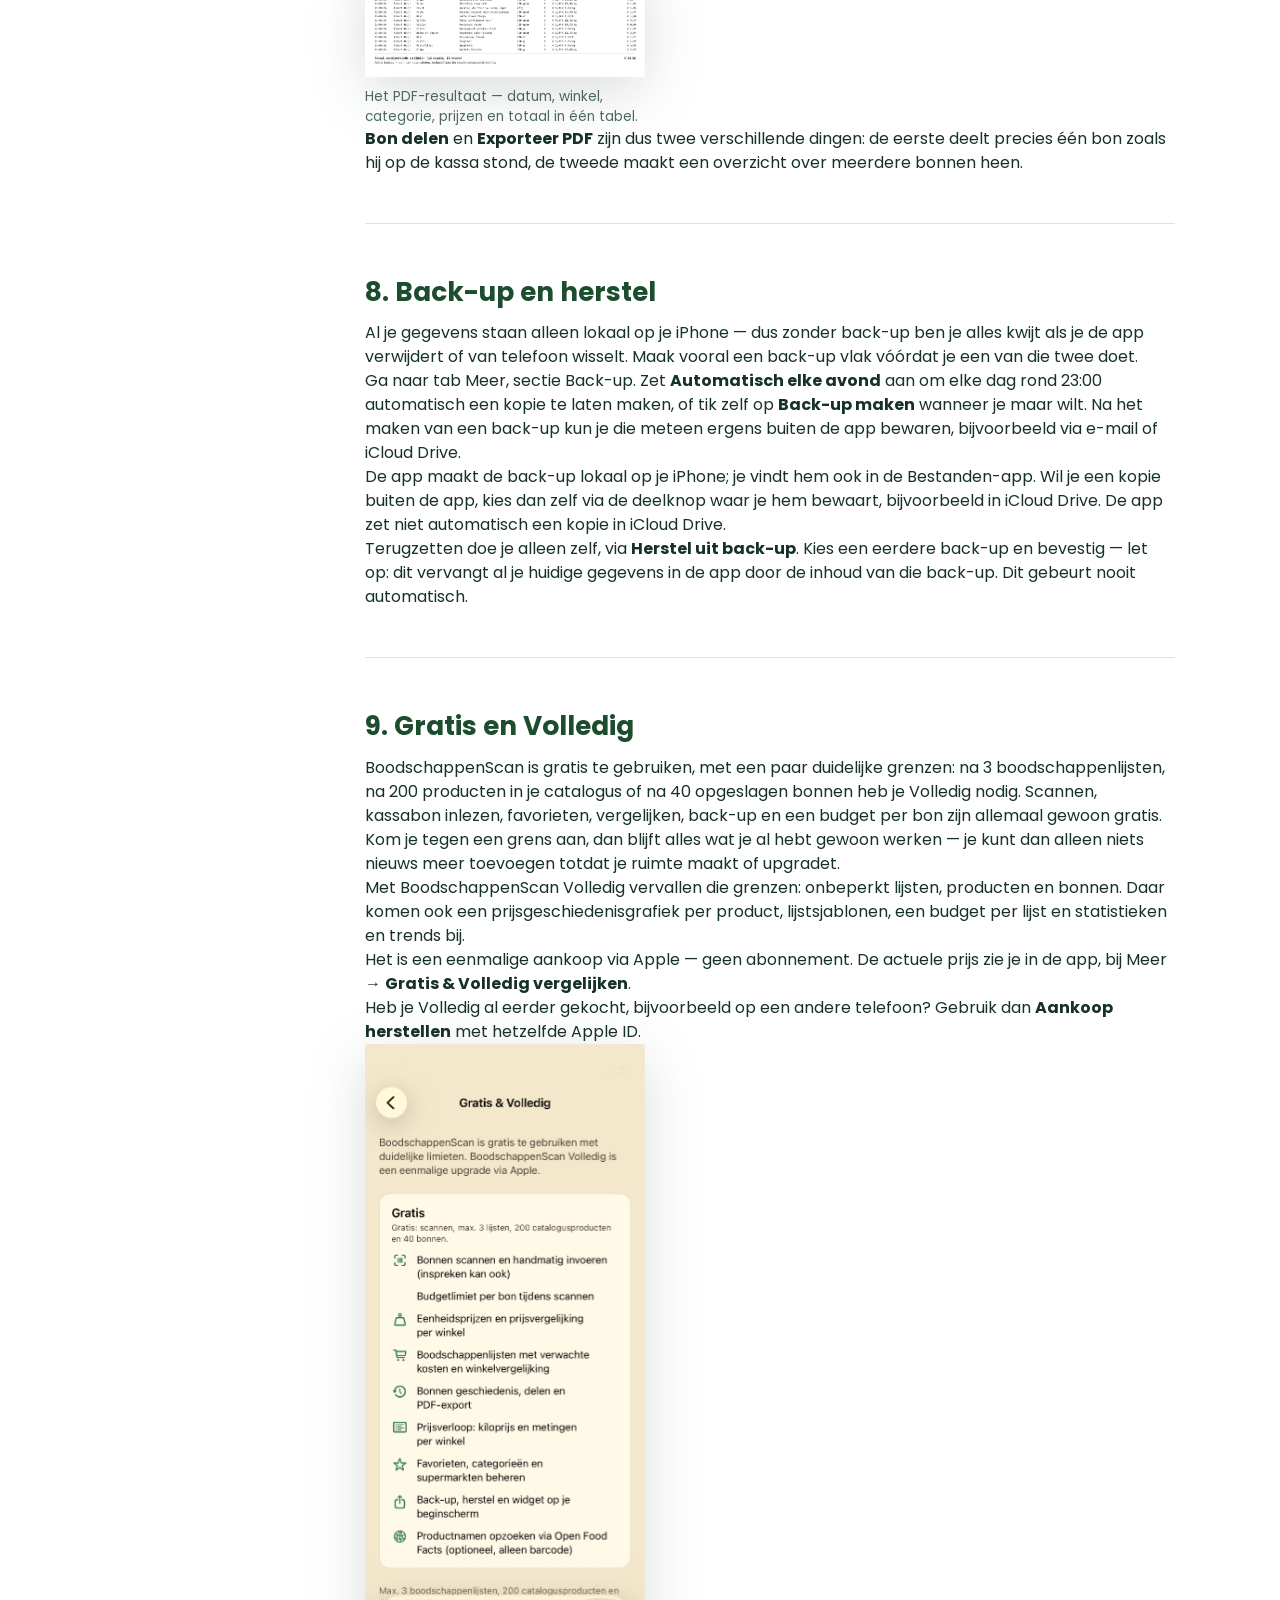
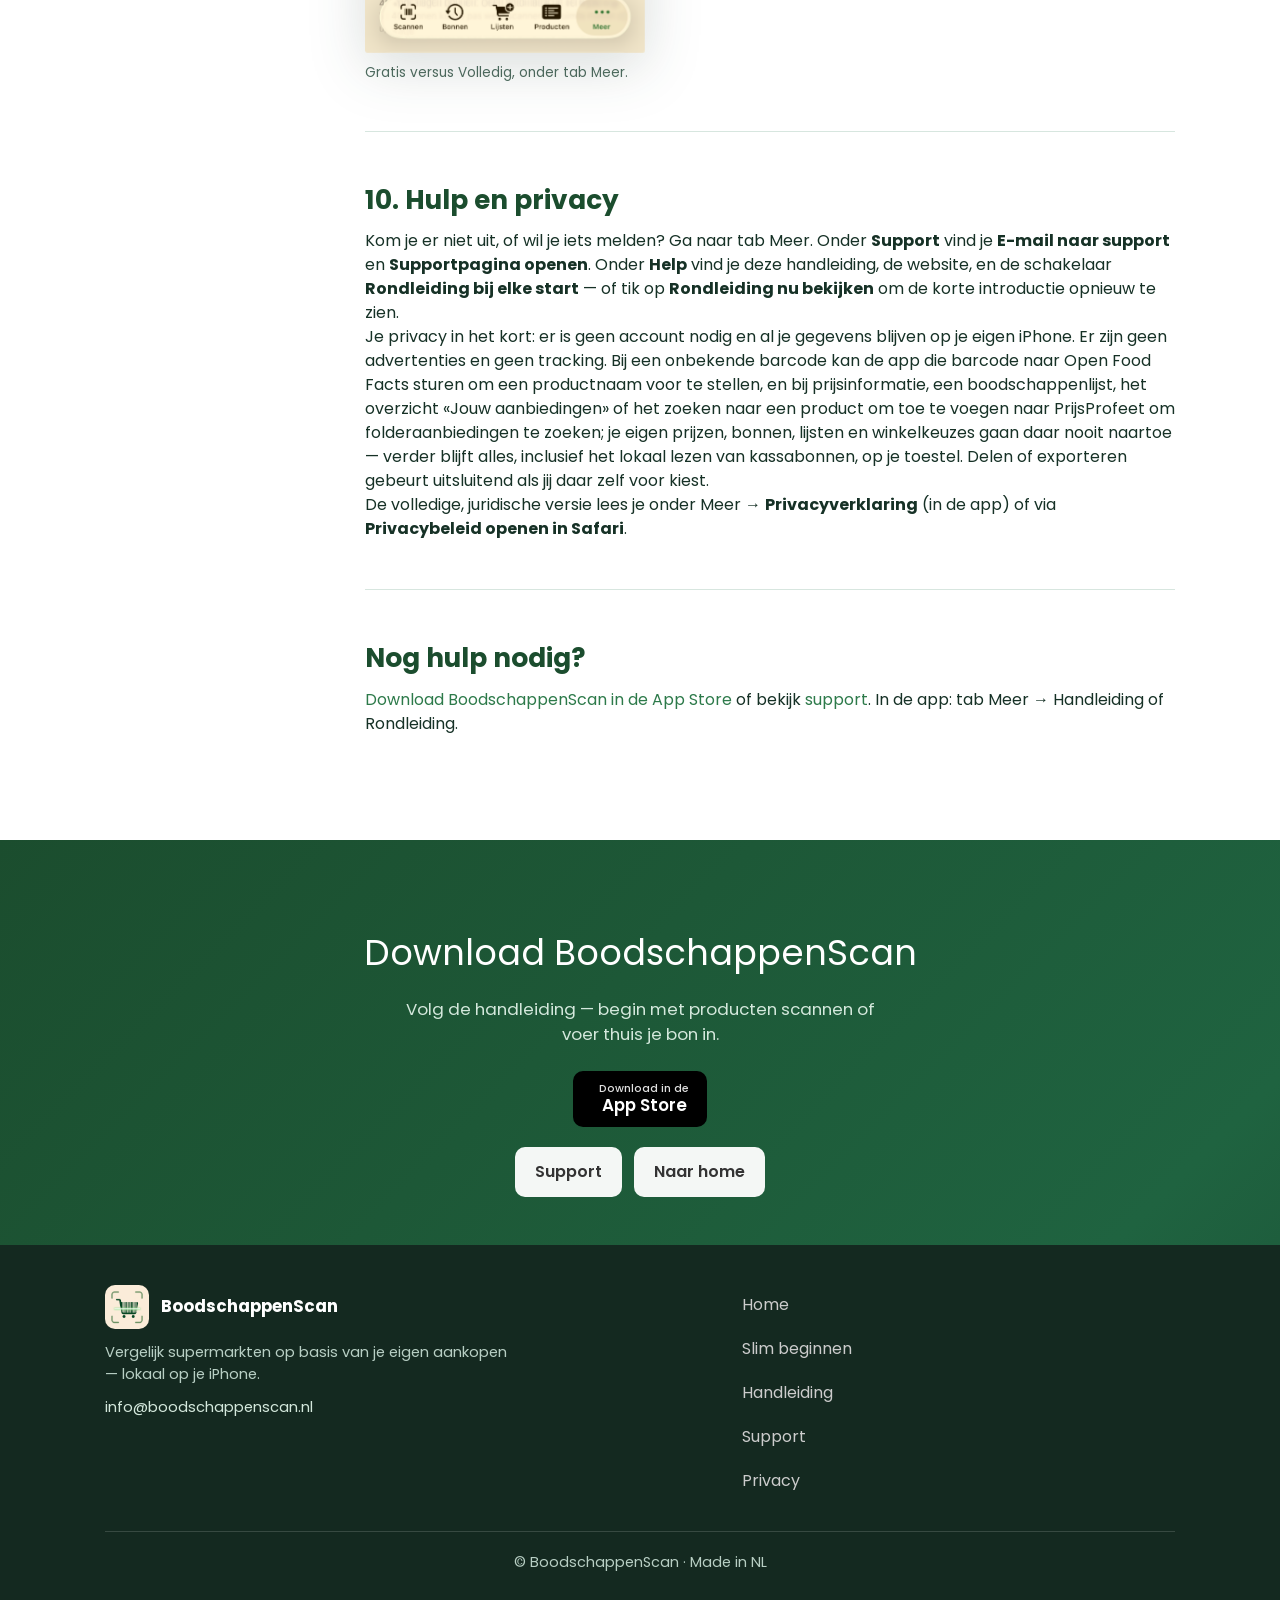
<file: handleiding.html>
<!DOCTYPE html>

<html lang="nl">
<head>
<meta charset="utf-8"/>
<meta content="width=device-width, initial-scale=1" name="viewport"/>
<title>Handleiding – BoodschappenScan</title>
<meta content="Compacte handleiding voor BoodschappenScan: snel beginnen, scannen, kassabon inlezen, lijsten, producten, prijzen vergelijken, bonnen, back-up en Volledig." name="description"/>
<meta content="index,follow" name="robots"/>
<link crossorigin="anonymous" href="https://cdnjs.cloudflare.com/ajax/libs/font-awesome/6.5.1/css/all.min.css" referrerpolicy="no-referrer" rel="stylesheet"/>
<link href="css/style.css?v=6" rel="stylesheet"/>
<link href="assets/app-icon.png" rel="icon" type="image/png"/>
<link href="assets/app-icon.png" rel="apple-touch-icon"/>
<link href="https://fonts.googleapis.com" rel="preconnect"/>
<link crossorigin="" href="https://fonts.gstatic.com" rel="preconnect"/>
<link href="https://fonts.googleapis.com/css2?family=Poppins:wght@300;400;600;700&amp;display=swap" rel="stylesheet"/>
</head>
<body>
<nav class="navbar">
<div class="container">
<div class="logo">
<a href="home.html">
<img alt="BoodschappenScan" src="assets/app-icon.png"/>
          BoodschappenScan
        </a>
</div>
<div class="main-menu">
<ul>
<li><a href="home.html">Home</a></li>
<li><a href="slimbeginnen.html">Slim beginnen</a></li>
<li><a class="active" href="handleiding.html">Handleiding</a></li>
<li><a href="support.html">Support</a></li>
<li><a href="index.html">Privacy</a></li>
</ul>
</div>
<button aria-controls="site-mobile-menu" aria-expanded="false" aria-label="Menu openen" class="hamburger-button" type="button">
<div class="hamburger-line"></div>
<div class="hamburger-line"></div>
<div class="hamburger-line"></div>
</button>
</div>
</nav>
<button aria-label="Menu sluiten" class="mobile-menu-backdrop" hidden="" type="button"></button>
<div class="mobile-menu" id="site-mobile-menu">
<ul>
<li><a href="home.html">Home</a></li>
<li><a href="slimbeginnen.html">Slim beginnen</a></li>
<li><a class="active" href="handleiding.html">Handleiding</a></li>
<li><a href="support.html">Support</a></li>
<li><a href="index.html">Privacy</a></li>
</ul>
</div>
<section class="page-hero">
<div class="container-md">
<h1 class="text-xl" style="margin:0;">Handleiding</h1>
<p class="meta">Alles wat je moet weten om te beginnen — in 10 korte hoofdstukken.</p>
</div>
</section>
<div class="guide-intro container-md">
<div class="box box-accent">
<p style="margin:0 0 8px;"><strong>BoodschappenScan helpt je je eigen boodschappenprijzen bij te houden.</strong> Deze handleiding laat kort zien hoe je producten scant of een kassabon inleest, boodschappenlijsten gebruikt, prijzen vergelijkt en bonnen bewaart.</p>
<p style="margin:0;">Nieuw met de app? Lees eerst <a href="slimbeginnen.html">Slim beginnen</a>. Daar staat waarom je catalogus leeg begint en hoe je een betrouwbaar prijsbeeld opbouwt met je eigen aankopen.</p>
</div>
<div class="guide-warning box">
<p style="margin:0;"><strong>Verwijder je de app?</strong> Dan ben je al je gegevens kwijt. Maak vóór verwijderen een back-up: tab <strong>Meer</strong> → <strong>Back-up maken</strong> → tik op <strong>Kopieer naar e-mail</strong> of <strong>Kopieer naar iCloud / AirDrop / …</strong> en sla het .json-bestand <strong>buiten de app</strong> op. Alleen op je iPhone laten staan is niet genoeg.</p>
</div>
<div class="box" style="margin-top: 1rem;">
<p style="margin:0;"><strong>Vijf tabbladen:</strong> <strong>Scannen</strong> (nieuwe bon), <strong>Bonnen</strong> (geschiedenis), <strong>Lijsten</strong> (mand en winkelvergelijking), <strong>Producten</strong> (catalogus en prijsverloop), <strong>Meer</strong> (back-up, instellingen, upgrade). Zolang de app open blijft, blijf je op het tabblad waar je bent; na herstart opent de app weer op Scannen.</p>
</div>
</div>
<div class="guide-layout container">
<aside aria-label="Inhoudsopgave" class="guide-toc">
<p class="guide-toc-title">Inhoud</p>
<nav>
<ul>
<li><a href="#start">1. Snel beginnen</a></li>
<li><a href="#scannen">2. Boodschappen scannen</a></li>
<li><a href="#kassabon">3. Kassabon inlezen</a></li>
<li><a href="#lijsten">4. Boodschappenlijsten</a></li>
<li><a href="#producten">5. Producten beheren</a></li>
<li><a href="#vergelijken">6. Prijzen vergelijken</a></li>
<li><a href="#bonnen">7. Bonnen bekijken en delen</a></li>
<li><a href="#backup">8. Back-up en herstel</a></li>
<li><a href="#volledig">9. Gratis en Volledig</a></li>
<li><a href="#hulp-privacy">10. Hulp en privacy</a></li>
</ul>
</nav>
</aside>
<main class="guide-content">
<!-- 1. SNEL BEGINNEN -->
<section class="guide-chapter" id="start">
<h2>1. Snel beginnen</h2>
<p>Open de app en kies bovenaan je supermarkt. Tik op <strong>Nieuwe bon starten</strong> om te beginnen met scannen. Heb je vandaag al bij deze winkel gescand? Dan zie je in plaats daarvan <strong>Verder met scannen</strong> — je gaat dan verder waar je gebleven was.</p>
<p>Liever geen camera tijdens het winkelen? Gebruik <strong>Kassabon inlezen</strong> op het startscherm om je kassabon achteraf via een foto of PDF te laten uitlezen — zie hoofdstuk 3.</p>
<p>Wil je een bon van een eerdere dag alsnog invoeren? Ga naar tab <strong>Meer</strong> → <strong>Bon invoeren voor eerdere datum</strong>, kies de datum in de kalender en scan of voer je bon daarna in zoals gewoonlijk.</p>
<p>Je catalogus begint leeg en groeit vanzelf: elk product dat je scant, invoert of via een ingelezen bon toevoegt, komt erin te staan. Vul steeds de betaalde prijs én de inhoud (gram, ml of stuks) in — dat is nodig om later eerlijk te kunnen vergelijken tussen winkels.</p>
<p>De eerste keer zie je nog weinig terug — dat is normaal. Pas na een paar bonnen, en zeker na scans bij meerdere supermarkten, wordt de vergelijking bruikbaar. Hoe secuurder je in het begin invult, hoe minder je later hoeft te corrigeren.</p>
<figure class="guide-figure">
<div class="device-shot guide-shot is-zoomable">
<img alt="Startscherm met Nieuwe bon starten" class="app-screenshot" height="1024" loading="lazy" src="assets/fotohandleiding/startscherm_1.png" width="470"/>
</div>
<figcaption>Startscherm — supermarkt kiezen, scannen of kassabon inlezen.</figcaption>
</figure>
</section>
<!-- 2. BOODSCHAPPEN SCANNEN -->
<section class="guide-chapter" id="scannen">
<h2>2. Boodschappen scannen</h2>
<h3>Barcode scannen</h3>
<p>Richt de camera op de streepjescode van een product. Herkent de app het al, dan verschijnt het meteen op je bon. Onbekend? Dan vraagt de app om de naam, prijs, inhoud en categorie te controleren en eventueel aan te vullen.</p>
<p>Scan je hetzelfde product nog een keer, dan gaat het aantal automatisch één omhoog — er komt geen tweede regel bij. Je kunt het aantal ook zelf aanpassen met de +/− knoppen naast elke regel.</p>
<p>Vul altijd de inhoud in (bijvoorbeeld «500 g» of «1 l»). Zonder inhoud kan de app geen prijs per kilo, liter of stuk berekenen — en dus ook niet goed vergelijken tussen winkels. Zet het gewicht in het inhoud-veld, niet in de productnaam — dan herkent de app dezelfde producten bij andere winkels beter.</p>
<figure class="guide-figure">
<div class="device-shot guide-shot is-zoomable">
<img alt="Gescande producten op bon" class="app-screenshot" height="1024" loading="lazy" src="assets/fotohandleiding/scannen_5.png" width="470"/>
</div>
<figcaption>Producten op de bon — met aantal, prijs en eenheidsprijs.</figcaption>
</figure>
<h3>Geen barcode? Typ het in</h3>
<p>Werkt scannen niet, of gaat het om losse groente of bakkerijproducten? Tik op <strong>Typen</strong> en vul het product handmatig in. Bij elk veld kun je ook het microfoon-icoon gebruiken om in te spreken in plaats van te typen.</p>
<figure class="guide-figure">
<div class="device-shot guide-shot is-zoomable">
<img alt="Handmatig product invoeren" class="app-screenshot" height="1024" loading="lazy" src="assets/fotohandleiding/scannentypen_7.png" width="470"/>
</div>
<figcaption>Prijs en inhoud invullen — via Typen of na een scan.</figcaption>
</figure>
<details class="guide-detail">
<summary>Meer over de Catalogus-knop</summary>
<p>Tik tijdens het scannen op <strong>Catalogus</strong> om snel een product te kiezen dat je al eerder hebt gescand of ingevoerd — handig als scannen even niet lukt, of voor een vaste boodschap zonder barcode. De app vult naam, prijs en inhoud alvast in vanuit je catalogus; controleer daarna gewoon aantal, prijs en inhoud zoals bij elke andere regel.</p>
</details>
<h3>Extra: korting, statiegeld en meer</h3>
<p>Niet elke regel op een bon is een product. Tik op <strong>Extra</strong> voor:</p>
<ul>
<li><strong>Korting</strong> — koppel deze het liefst aan een product met dezelfde naam op je bon, anders telt hij niet mee in je prijsgeschiedenis.</li>
<li><strong>Statiegeld</strong> en <strong>Emballage</strong> — voor blikjes, flessen en kratten. Na het scannen van een blikje of fles stelt de app dit vaak automatisch voor, bovenaan de scanner.</li>
<li><strong>Emballage retour</strong> — als je juist statiegeld terugkrijgt.</li>
<li><strong>Correctie</strong> — voor een handmatige aanpassing van het bontotaal.</li>
</ul>
<p>Gebruik een minteken voor bedragen die van je bon afgaan.</p>
<h3>Budget per bon</h3>
<p>Via het meter-icoon rechtsboven stel je een budget in voor deze bon. Overschrijd je dat bedrag, dan verschijnt een waarschuwing bij het <strong>Totaal</strong> boven je productenlijst. Dit is een gratis functie.</p>
<h3>«Zelfde product?»</h3>
<p>Lijkt een gescand product op iets dat je al kent, maar bij een andere winkel? Dan vraagt de app: <strong>Zelfde product?</strong> Je ziet dan van de kandidaat de winkel, inhoud, barcode (EAN), verpakkingsprijs en prijs per eenheid — zo kun je zelf beoordelen of het echt hetzelfde artikel is. Koppel je ze, dan vergelijkt de app ze voortaan samen op €/kg of €/l. Twijfel je? Tik op <strong>Nee, overslaan</strong> — je kunt later altijd nog koppelen via tab Producten.</p>
<h3>Een regel later aanpassen</h3>
<p>Klopt een prijs, naam of inhoud toch niet helemaal? Tik gewoon opnieuw op die regel op de bon om hem te bewerken, zolang je nog aan het scannen bent.</p>
<h3>Bon afronden</h3>
<p>Klaar met winkelen? Tik op de groene knop <strong>Sluit scanbon</strong>. Je bon staat dan onder tab Bonnen. Een vergeten product voeg je ook later nog toe, zelfs een dag erna: open de bon onder Bonnen en kies <strong>Verder scannen in deze sessie</strong>. Bestaande regels bewerken of verwijderen kan ook later.</p>
<p>Soms verschijnt daarna een vraag of je meteen een back-up wilt maken. Dat kan ook later via Meer.</p>
<p>Terug op tab Scannen zie je af en toe een subtiele tip, bijvoorbeeld om hetzelfde product ook bij een andere supermarkt te scannen — zo bouw je sneller een bruikbare vergelijking op. Je kunt zo'n tip gewoon wegtikken; daarna houdt de app het even rustig voordat er weer een nieuwe verschijnt.</p>
</section>
<!-- 3. KASSABON INLEZEN -->
<section class="guide-chapter" id="kassabon">
<h2>3. Kassabon inlezen</h2>
<p>Liever thuis, rustig, je hele kassabon in één keer verwerken in plaats van los te scannen in de winkel? Tik op het startscherm op <strong>Kassabon inlezen</strong>.</p>
<p>Staat er voor deze supermarkt vandaag al een bon open? Dan vraagt de app: «Welke bon wil je gebruiken?» — kies <strong>Gebruik bestaande bon</strong> alleen als het echt om dezelfde boodschappen gaat, en <strong>Nieuwe bon</strong> als het om een aparte aankoop gaat. Zo voorkom je dat aankopen per ongeluk worden samengevoegd of juist gesplitst.</p>
<p>Je kunt kiezen uit:</p>
<ul>
<li><strong>Foto maken</strong> — fotografeer je bon direct.</li>
<li><strong>Kies uit Foto’s</strong> — gebruik een foto die je al had.</li>
<li><strong>Kies PDF</strong> — importeer een PDF, bijvoorbeeld van een digitale kassabon.</li>
</ul>
<p>De app leest de tekst volledig lokaal op je iPhone — er gaat niets naar internet of naar de ontwikkelaar. Daarna krijg je een voorstel te zien met de herkende producten en kortingen.</p>
<figure class="guide-figure">
<div class="device-shot guide-shot is-zoomable">
<img alt="Kassabon inlezen — controle van herkende producten en totaal" class="app-screenshot" height="1024" loading="lazy" src="assets/fotohandleiding/handleiding_kassabon_inlezen_voorstel.png" width="470"/>
</div>
<figcaption>Kassabonvoorstel — controleer de herkende producten en het totaal voordat je opslaat.</figcaption>
</figure>
<p>Controleer dit voorstel goed voordat je opslaat: klopt de naam, de prijs, de inhoud en de winkel? Je kunt elke regel aanpassen, uitzetten, of koppelen aan een product uit je catalogus. Herkende kortingen kun je koppelen aan het bijbehorende product. Zie je dat iets verkeerd is herkend? Pas het gewoon aan — net zo makkelijk als een gewone typefout corrigeren.</p>
<p>Let op: de app herkent de datum van je bon niet automatisch — controleer dus of de juiste dag is ingesteld voordat je opslaat.</p>
<p>Pas als jij alles hebt bevestigd en op <strong>Bon maken</strong> tikt, worden de regels echt toegevoegd — net als bij handmatig scannen.</p>
<p>Moet je er tussentijds mee stoppen — bijvoorbeeld omdat je wordt afgeleid — vóórdat je op <strong>Bon maken</strong> hebt getikt? Geen probleem: je voortgang wordt automatisch als concept bewaard, zonder dat je daar zelf op een aparte knop voor hoeft te drukken.</p>
<p>Open je <strong>Kassabon inlezen</strong> daarna opnieuw, dan zie je «Kassabon in bewerking»: kies <strong>Verdergaan</strong> om precies door te gaan waar je was gebleven, met alle producten en aanpassingen die je al had gemaakt, of <strong>Concept verwijderen</strong> om het weg te gooien en gewoon opnieuw te beginnen. De originele foto of PDF wordt hiervoor niet bewaard — alleen de al herkende en door jou aangepaste gegevens. Zo'n concept is nog geen echte bon: pas zodra je op <strong>Bon maken</strong> tikt, wordt alles definitief opgeslagen en verdwijnt het concept vanzelf.</p>
<p>Corrigeer je een paar keer dezelfde soort fout? De app onthoudt zulke correcties lokaal op je toestel, zodat een volgende kassabon van dezelfde winkel sneller en beter wordt herkend. Deze herkenning verlaat nooit je iPhone.</p>
<details class="guide-detail">
<summary>Meer over kassabonherkenning</summary>
<p>Boven het voorstel zie je het bonbedrag naast het bedrag dat de app zelf berekende uit de herkende regels — komen die niet overeen, dan weet je meteen dat er iets te controleren valt. Regels die de app niet kon interpreteren, staan apart en zijn open te klappen om te controleren. Kortingen en statiegeld worden waar mogelijk automatisch als aparte regel herkend, los van de gewone productregels. Bij elk product kun je een voorgestelde match uit je catalogus controleren of zelf een barcode scannen.</p>
</details>
</section>
<!-- 4. BOODSCHAPPENLIJSTEN -->
<section class="guide-chapter" id="lijsten">
<h2>4. Boodschappenlijsten</h2>
<p>Onder tab Lijsten maak je boodschappenlijsten voor vaste boodschappen. Na 3 lijsten tegelijk heb je Volledig nodig.</p>
<p>Producten toevoegen kan op verschillende manieren: zoek op naam, blader per categorie, spreek in via het microfoon-icoon, of scan een barcode met de knop <strong>Scannen</strong>. Staat een product niet in je catalogus? Dan kun je het ook als vrije tekst toevoegen.</p>
<p>Heeft een bekend product een actuele folderaanbieding, dan zie je dat al tijdens het zoeken, zodra je genoeg hebt getypt. Deze aanbiedingen komen van de externe bron PrijsProfeet — controleer de prijs en actievoorwaarden altijd in de winkel zelf.</p>
<p>Sta je in de winkel? Vink producten af terwijl je ze in je karretje legt. Voeg je een product opnieuw toe dat al op de lijst staat, dan vraagt de app meestal of het aantal omhoog moet; scan je het opnieuw met de barcodescanner, dan gebeurt dat direct zonder vraag.</p>
<figure class="guide-figure">
<div class="device-shot guide-shot is-zoomable">
<img alt="Boodschappenlijst afvinken in winkel" class="app-screenshot" height="1024" loading="lazy" src="assets/fotohandleiding/lijstenboodschappenlijst_18.png" width="470"/>
</div>
<figcaption>Lijst in de winkel — afvinken, scannen en «Je mand».</figcaption>
</figure>
<details class="guide-detail">
<summary>Meer over aantallen op je lijst</summary>
<p>Tik op het aantal bij een regel om het met <strong>+/−</strong> aan te passen. Voeg je een product opnieuw toe dat al op de lijst staat, dan verhoogt dat (na een korte vraag) het aantal; herscan je hetzelfde product met de lijstscanner, dan gaat het aantal direct één omhoog, zonder vraag. Was het item al afgevinkt? Dan wordt het bij opnieuw toevoegen automatisch weer actief.</p>
</details>
<p>Rechtsboven op een lijst kun je sorteren op categorie of op toevoegvolgorde. Onderaan de lijst zie je een lopende schatting van het totaalbedrag, gebaseerd op je laatst betaalde prijzen. Heb je favoriete producten? Zet ze in één keer op je lijst via <strong>Favorieten toevoegen</strong> onderaan.</p>
<p>Met BoodschappenScan Volledig kun je bovendien een lijst opslaan als sjabloon (handig voor een vaste weekboodschap) en een budget per lijst instellen.</p>
<p>Zodra er nog niet-afgevinkte producten op je lijst staan, verschijnt sectie <strong>Je mand</strong>: de app gebruikt je eigen betaalde prijzen om te laten zien bij welke supermarkt jouw lijst het voordeligst is. Hoe vollediger dat beeld is, hangt af van hoeveel van je producten je al bij meerdere winkels hebt gescand — soms toont de app dan ook een concreet advies zoals «Bespaar €3,20 over 2 winkels». Meer hierover in hoofdstuk 6.</p>
</section>
<!-- 5. PRODUCTEN BEHEREN -->
<section class="guide-chapter" id="producten">
<h2>5. Producten beheren</h2>
<p>Elk product dat je ooit hebt gescand, ingetypt of via een ingelezen bon toegevoegd, staat in je catalogus onder tab Producten. Er is bewust geen aparte knop om zelf een nieuw product aan te maken — dat gebeurt vanzelf tijdens het scannen of inlezen.</p>
<figure class="guide-figure">
<div class="device-shot guide-shot is-zoomable">
<img alt="Productencatalogus" class="app-screenshot" height="1024" loading="lazy" src="assets/fotohandleiding/producten_20.png" width="470"/>
</div>
<figcaption>Je catalogus — zoeken, filteren en sorteren.</figcaption>
</figure>
<p>Zoek een product via het zoekveld, of filter met de knoppen <strong>Alles</strong>, <strong>Met barcode</strong>, <strong>Zonder barcode</strong>, <strong>Favorieten</strong> en <strong>Zonder inhoud</strong>. Sorteren kan op naam, categorie of prijs. Je kunt ook een barcode scannen om direct naar dat product te zoeken, of inspreken in plaats van typen.</p>
<p id="barcode-scannen">Heeft een product nog geen barcode (bijvoorbeeld omdat je het handmatig invoerde of via Kassabon inlezen toevoegde)? Open het en tik op <strong>Scan barcode</strong> om er later alsnog een aan te koppelen.</p>
<p>Tik op een product en daarna op <strong>Bewerk product</strong> om naam, barcode, prijs, inhoud, categorie of favoriet aan te passen. Onderaan, bij sectie <strong>Zelfde product, andere winkel</strong>, koppel je met <strong>Koppel vergelijkbaar product…</strong> dezelfde soort aankoop bij een andere supermarkt — handig om ze samen te vergelijken. Een koppeling weer ongedaan maken kan in diezelfde sectie. Wil je meerdere producten in één keer verwijderen? Dat kan via de selectieknop rechtsboven.</p>
</section>
<!-- 6. PRIJZEN VERGELIJKEN -->
<section class="guide-chapter" id="vergelijken">
<h2>6. Prijzen vergelijken</h2>
<h3>Prijsverloop per product</h3>
<p>Tik op een product in je catalogus voor het prijsverloop: de laatste prijs die je betaalde, omgerekend naar €/kg, €/l of €/stuk, en een ranglijst van winkels waar jij dit product al scande. Onder <strong>Alle metingen</strong> zie je elke afzonderlijke prijs die je ooit invoerde, met datum en winkel.</p>
<figure class="guide-figure">
<div class="device-shot guide-shot is-zoomable">
<img alt="Prijsverloop met prijs per winkel en prijsclassificatie" class="app-screenshot" height="1024" loading="lazy" src="assets/fotohandleiding/prijsverloop_prijsclassificatie.png" width="470"/>
</div>
<figcaption>Prijsverloop — prijs per winkel en een classificatie zoals «Goede prijs».</figcaption>
</figure>
<h3>Goede prijs, Normale prijs of Relatief duur</h3>
<p>Bij veel producten toont de app een korte inschatting: <strong>Goede prijs</strong>, <strong>Normale prijs</strong> of <strong>Relatief duur</strong>. Dit vergelijkt de huidige verpakkingsprijs met eerdere prijzen van datzelfde product bij <em>dezelfde winkel</em> — dus niet met de €/kg- of €/literprijs, en niet met andere winkels of gekoppelde varianten.</p>
<p>Deze inschatting verschijnt pas zodra er minstens 3 bruikbare prijzen bij die winkel bekend zijn. Is er nog te weinig historie, dan laat de app deze regel gewoon weg — geen classificatie is dus geen slecht nieuws, alleen nog te weinig data. Wisselen de verpakkingen van dit product sterk van formaat, dan houdt de app de beoordeling bewust ook achterwege.</p>
<p>Onder <strong>Historisch voordeligst</strong> zie je bovendien de laagste prijs per kilo of liter die je ooit bij een winkel hebt gemeten — handig om te zien of de huidige prijs daar dicht bij in de buurt komt.</p>
<h3>Gekoppelde varianten en «Controleer inhoud»</h3>
<p>Heb je hetzelfde product bij meerdere winkels gekoppeld (zie «Zelfde product?» tijdens het scannen, of handmatig via Bewerk product)? Dan zie je ze samen onder <strong>Gekoppeld voor vergelijking</strong>. Tik op een variant voor de volledige meetgeschiedenis van dat product bij die winkel; via <strong>Meting bewerken</strong> corrigeer je een prijs, naam of inhoud achteraf.</p>
<p>Soms toont de app bij een gekoppelde variant <strong>Controleer inhoud</strong>. Dat betekent niet automatisch dat er iets fout is — het is een seintje dat één meting een andere hoeveelheidseenheid gebruikt dan de rest (bijvoorbeeld stuks in plaats van gram). Controleer die meting even: klopt de inhoud, laat het dan gewoon staan; klopt hij niet, tik dan door naar de meetgeschiedenis en pas de meting aan.</p>
<h3>Winkels vergelijken voor je hele lijst</h3>
<p>Open een boodschappenlijst voor de bredere vergelijking. Sectie <strong>Je mand</strong> laat zien welke supermarkt voor jouw hele lijst het voordeligst is, op basis van je eigen prijzen. Tik op <strong>Bekijk vergelijking</strong> voor de ranglijst, en daaronder op <strong>Waarom is [winkel] goedkoper?</strong> voor een uitleg per product. <strong>Detail per artikel en winkel</strong> laat zien hoe elk product bij elke winkel scoort.</p>
<p>Let op: verpakkingen verschillen soms van grootte. Vertrouw daarom vooral op de prijs per kilo, liter of stuk — niet alleen op het bedrag op de bon.</p>
</section>
<!-- 7. BONNEN BEKIJKEN EN DELEN -->
<section class="guide-chapter" id="bonnen">
<h2>7. Bonnen bekijken en delen</h2>
<p>Onder tab Bonnen vind je twee tabbladen — <strong>Geschiedenis</strong> en <strong>Bon delen</strong> — plus de knop <strong>Exporteer PDF</strong>.</p>
<h3>Geschiedenis</h3>
<p>Hier vind je al je bonnen terug, gegroepeerd per maand. Boven elke maand zie je meteen het totaal en het aantal bonnen. Tik op een bon voor het overzicht: winkel, datum en alle productregels. Gold er korting op een regel, dan zie je <strong>Bruto totaal</strong>, <strong>Korting</strong> en <strong>Betaald</strong> apart — zo blijft duidelijk wat je vóór en na korting betaalde. In het sessiedetail kun je een regel ook nog bewerken of verwijderen, of verder scannen als de bon nog van vandaag is.</p>
<figure class="guide-figure">
<div class="device-shot guide-shot is-zoomable">
<img alt="Sessiedetails met bruto totaal, korting en betaald bedrag" class="app-screenshot" height="1024" loading="lazy" src="assets/fotohandleiding/sessiedetails_korting_betaald.png" width="470"/>
</div>
<figcaption>Detail van één bon — Bruto totaal, Korting en Betaald apart.</figcaption>
</figure>
<details class="guide-detail">
<summary>Meer over kortingen op oude bonnen</summary>
<p>Klopt een korting op een al afgesloten bon niet — bijvoorbeeld gekoppeld aan het verkeerde product? Dat corrigeer je rechtstreeks, zonder de datum van de bon te wijzigen:</p>
<ol>
<li>Ga naar <strong>Bonnen</strong> → <strong>Geschiedenis</strong> en open de betreffende bon.</li>
<li>Tik op de kortingregel.</li>
<li>Kies <strong>Koppel aan product op bon</strong> en selecteer het juiste product.</li>
<li>De korting rekent voortaan aan dat exacte product toe; de oorspronkelijke omschrijving van de korting blijft ongewijzigd.</li>
<li>Wil je de koppeling weer weghalen? Kies in hetzelfde menu <strong>Ontkoppelen</strong>.</li>
</ol>
<p>Ook productregels en extra regels (statiegeld, emballage, correctie) kun je in Sessiedetails gewoon aanpassen of verwijderen — de bon hoeft daarvoor nooit naar vandaag verplaatst te worden.</p>
</details>
<h3>Bon delen</h3>
<p>Wil je één specifieke bon doorsturen, bijvoorbeeld voor een declaratie? Ga naar <strong>Bon delen</strong>, kies de bon en tik op <strong>Deel als afbeelding</strong> of <strong>Deel als PDF</strong>. Je krijgt dan een kassabonachtige weergave die je via WhatsApp, mail of een andere app kunt versturen.</p>
<h3>Exporteer PDF</h3>
<p>Wil je juist een overzicht van meerdere bonnen over een periode? Gebruik de knop <strong>Exporteer PDF</strong> rechtsboven. Je filtert op jaar en maand, of op een losse dag of week, en optioneel op supermarkt of categorie. Het resultaat is één PDF-tabel met al je productregels en de bedragen die je daadwerkelijk betaalde (na korting).</p>
<figure class="guide-figure">
<div class="device-shot guide-shot is-zoomable">
<img alt="Aankopen-PDF met datum, winkel, categorie, prijzen en totaal" class="app-screenshot" height="1024" loading="lazy" src="assets/fotohandleiding/aankopen_pdf_export.png" width="470"/>
</div>
<figcaption>Het PDF-resultaat — datum, winkel, categorie, prijzen en totaal in één tabel.</figcaption>
</figure>
<p><strong>Bon delen</strong> en <strong>Exporteer PDF</strong> zijn dus twee verschillende dingen: de eerste deelt precies één bon zoals hij op de kassa stond, de tweede maakt een overzicht over meerdere bonnen heen.</p>
</section>
<!-- 8. BACK-UP EN HERSTEL -->
<section class="guide-chapter" id="backup">
<span id="overig"></span>
<h2>8. Back-up en herstel</h2>
<p>Al je gegevens staan alleen lokaal op je iPhone — dus zonder back-up ben je alles kwijt als je de app verwijdert of van telefoon wisselt. Maak vooral een back-up vlak vóórdat je een van die twee doet.</p>
<p>Ga naar tab Meer, sectie Back-up. Zet <strong>Automatisch elke avond</strong> aan om elke dag rond 23:00 automatisch een kopie te laten maken, of tik zelf op <strong>Back-up maken</strong> wanneer je maar wilt. Na het maken van een back-up kun je die meteen ergens buiten de app bewaren, bijvoorbeeld via e-mail of iCloud Drive.</p>
<p>De app maakt de back-up lokaal op je iPhone; je vindt hem ook in de Bestanden-app. Wil je een kopie buiten de app, kies dan zelf via de deelknop waar je hem bewaart, bijvoorbeeld in iCloud Drive. De app zet niet automatisch een kopie in iCloud Drive.</p>
<p>Terugzetten doe je alleen zelf, via <strong>Herstel uit back-up</strong>. Kies een eerdere back-up en bevestig — let op: dit vervangt al je huidige gegevens in de app door de inhoud van die back-up. Dit gebeurt nooit automatisch.</p>
</section>
<!-- 9. GRATIS EN VOLLEDIG -->
<section class="guide-chapter" id="volledig">
<h2>9. Gratis en Volledig</h2>
<p>BoodschappenScan is gratis te gebruiken, met een paar duidelijke grenzen: na 3 boodschappenlijsten, na 200 producten in je catalogus of na 40 opgeslagen bonnen heb je Volledig nodig. Scannen, kassabon inlezen, favorieten, vergelijken, back-up en een budget per bon zijn allemaal gewoon gratis.</p>
<p>Kom je tegen een grens aan, dan blijft alles wat je al hebt gewoon werken — je kunt dan alleen niets nieuws meer toevoegen totdat je ruimte maakt of upgradet.</p>
<p>Met BoodschappenScan Volledig vervallen die grenzen: onbeperkt lijsten, producten en bonnen. Daar komen ook een prijsgeschiedenisgrafiek per product, lijstsjablonen, een budget per lijst en statistieken en trends bij.</p>
<p>Het is een eenmalige aankoop via Apple — geen abonnement. De actuele prijs zie je in de app, bij Meer → <strong>Gratis &amp; Volledig vergelijken</strong>.</p>
<p>Heb je Volledig al eerder gekocht, bijvoorbeeld op een andere telefoon? Gebruik dan <strong>Aankoop herstellen</strong> met hetzelfde Apple ID.</p>
<figure class="guide-figure">
<div class="device-shot guide-shot is-zoomable">
<img alt="Vergelijking gratis en BoodschappenScan Volledig" class="app-screenshot" height="1024" loading="lazy" src="assets/fotohandleiding/Gratisvolledig1_26.png" width="470"/>
</div>
<figcaption>Gratis versus Volledig, onder tab Meer.</figcaption>
</figure>
</section>
<!-- 10. HULP EN PRIVACY -->
<section class="guide-chapter" id="hulp-privacy">
<h2>10. Hulp en privacy</h2>
<p>Kom je er niet uit, of wil je iets melden? Ga naar tab Meer. Onder <strong>Support</strong> vind je <strong>E-mail naar support</strong> en <strong>Supportpagina openen</strong>. Onder <strong>Help</strong> vind je deze handleiding, de website, en de schakelaar <strong>Rondleiding bij elke start</strong> — of tik op <strong>Rondleiding nu bekijken</strong> om de korte introductie opnieuw te zien.</p>
<p>Je privacy in het kort: er is geen account nodig en al je gegevens blijven op je eigen iPhone. Er zijn geen advertenties en geen tracking. Bij een onbekende barcode kan de app die barcode naar Open Food Facts sturen om een productnaam voor te stellen, en bij prijsinformatie, een boodschappenlijst, het overzicht «Jouw aanbiedingen» of het zoeken naar een product om toe te voegen naar PrijsProfeet om folderaanbiedingen te zoeken; je eigen prijzen, bonnen, lijsten en winkelkeuzes gaan daar nooit naartoe — verder blijft alles, inclusief het lokaal lezen van kassabonnen, op je toestel. Delen of exporteren gebeurt uitsluitend als jij daar zelf voor kiest.</p>
<p>De volledige, juridische versie lees je onder Meer → <strong>Privacyverklaring</strong> (in de app) of via <strong>Privacybeleid openen in Safari</strong>.</p>
</section>
<section class="guide-chapter guide-chapter-end">
<h2>Nog hulp nodig?</h2>
<p>
<a href="https://apps.apple.com/nl/app/boodschappenscan/id6769793231" rel="noopener noreferrer" target="_blank">Download BoodschappenScan in de App Store</a>
          of bekijk <a href="support.html">support</a>. In de app: tab Meer → Handleiding of Rondleiding.
        </p>
</section>
</main>
</div>
<section class="cta-band bg-dark">
<div class="container-sm text-center">
<h2 class="text-xl cta-title">Download BoodschappenScan</h2>
<p class="cta-lead">Volg de handleiding — begin met producten scannen of voer thuis je bon in.</p>
<div class="app-store-block">
<a class="app-store-badge app-store-badge--live" href="https://apps.apple.com/nl/app/boodschappenscan/id6769793231" rel="noopener noreferrer" target="_blank">
<span aria-hidden="true" class="app-store-badge-icon"></span>
<span class="app-store-badge-text">
<small>Download in de</small>
<strong>App Store</strong>
</span>
</a>
</div>
<div class="cta-buttons">
<a class="btn btn-light" href="support.html">Support</a>
<a class="btn btn-light" href="home.html">Naar home</a>
</div>
</div>
</section>
<footer class="footer bg-black">
<div class="container">
<div class="footer-simple">
<div class="footer-brand">
<a href="home.html">
<img alt="" height="44" src="assets/app-icon.png" width="44"/>
<strong>BoodschappenScan</strong>
</a>
<p>Vergelijk supermarkten op basis van je eigen aankopen — lokaal op je iPhone.</p>
<a href="mailto:info@boodschappenscan.nl">info@boodschappenscan.nl</a>
</div>
<div class="footer-links">
<ul>
<li><a href="home.html">Home</a></li>
<li><a href="slimbeginnen.html">Slim beginnen</a></li>
<li><a href="handleiding.html">Handleiding</a></li>
<li><a href="support.html">Support</a></li>
<li><a href="index.html">Privacy</a></li>
</ul>
</div>
</div>
<div class="footer-bottom">
        © BoodschappenScan · Made in NL
      </div>
</div>
</footer>
<script src="js/main.js?v=4"></script>
</body>
</html>
</file>
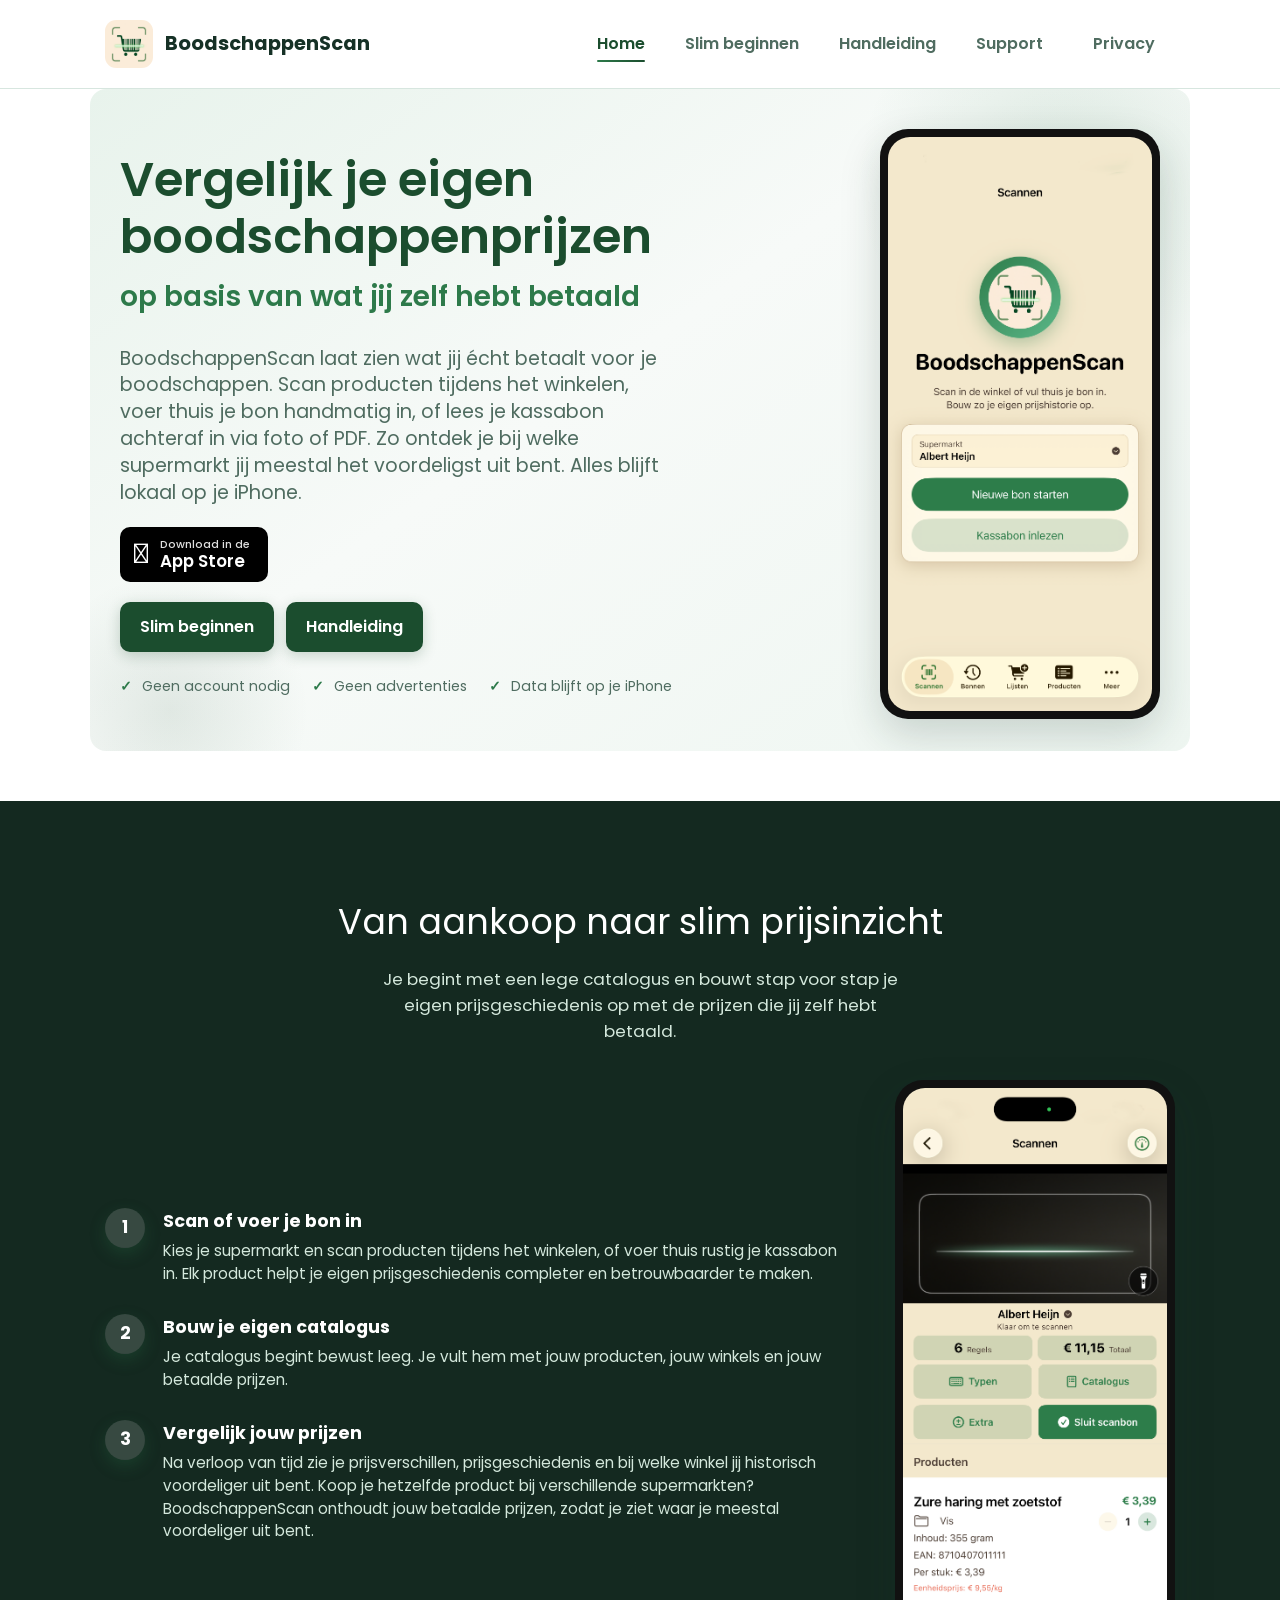
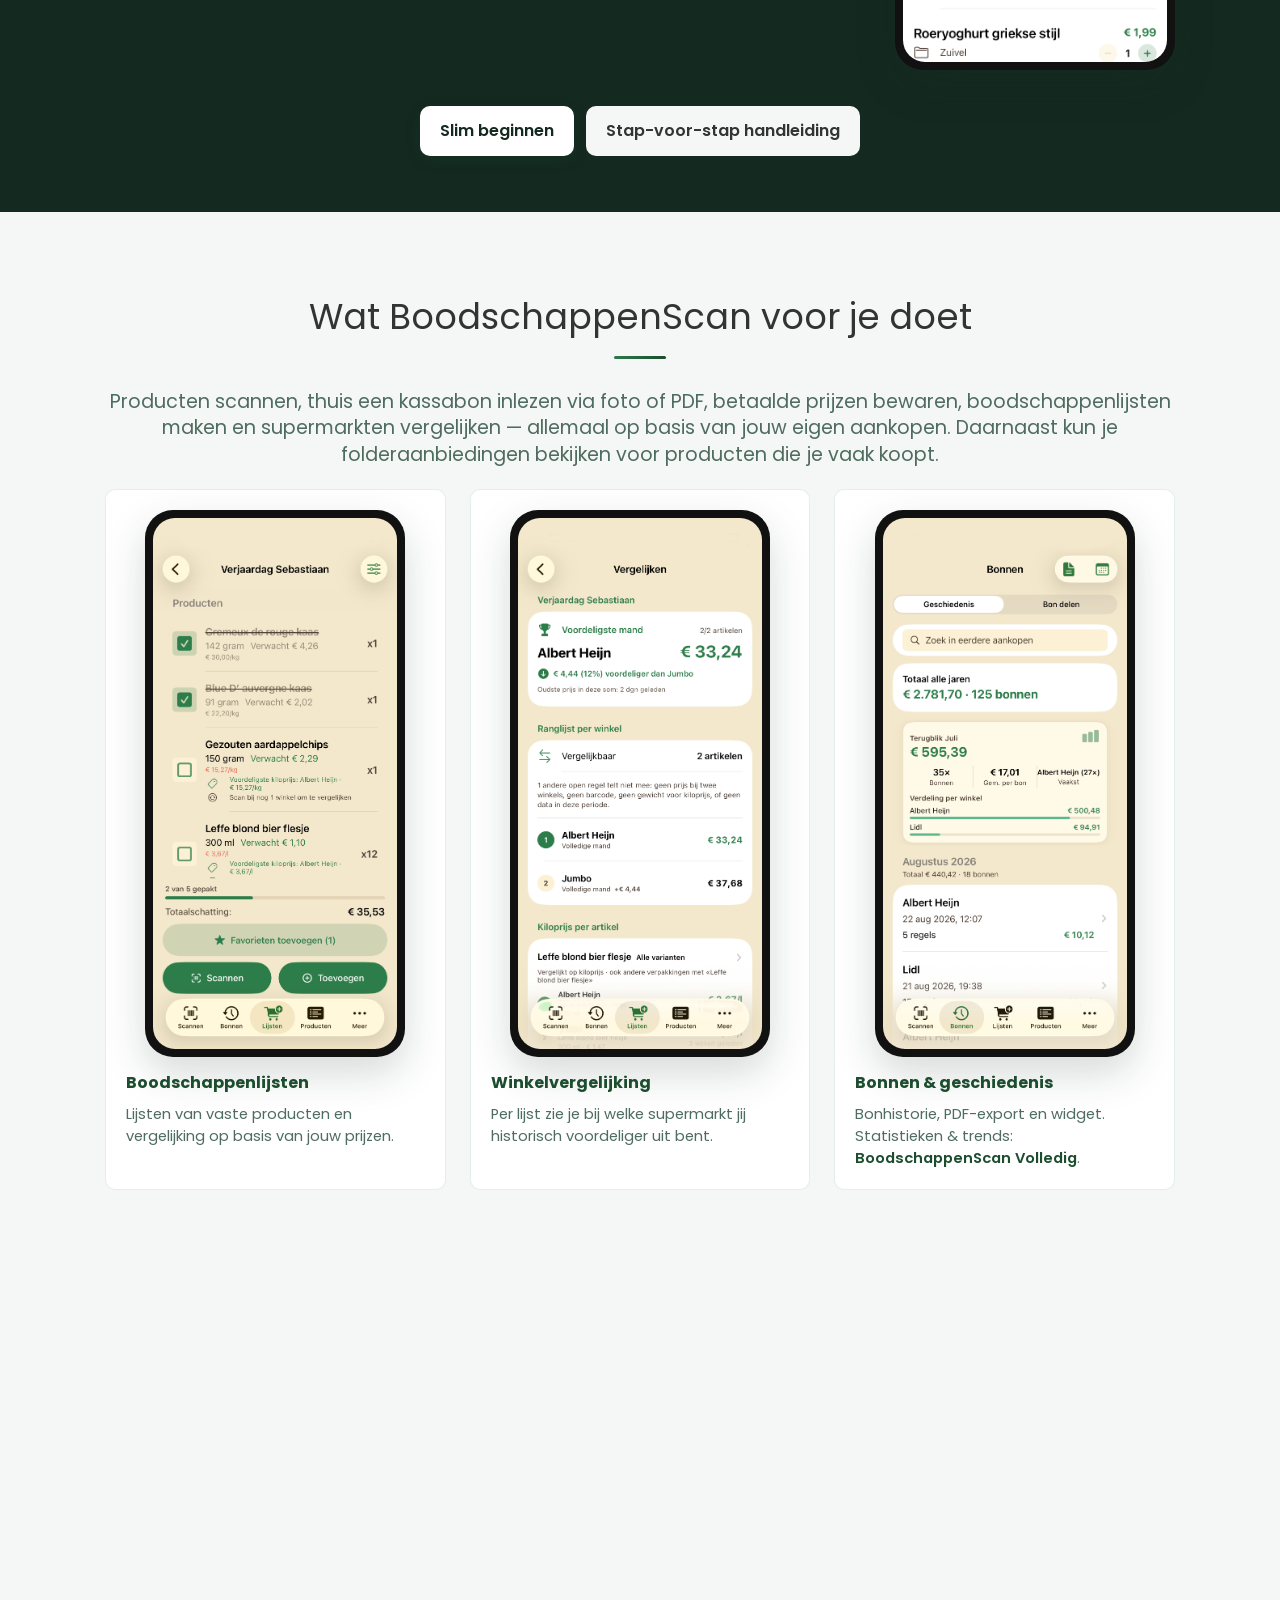
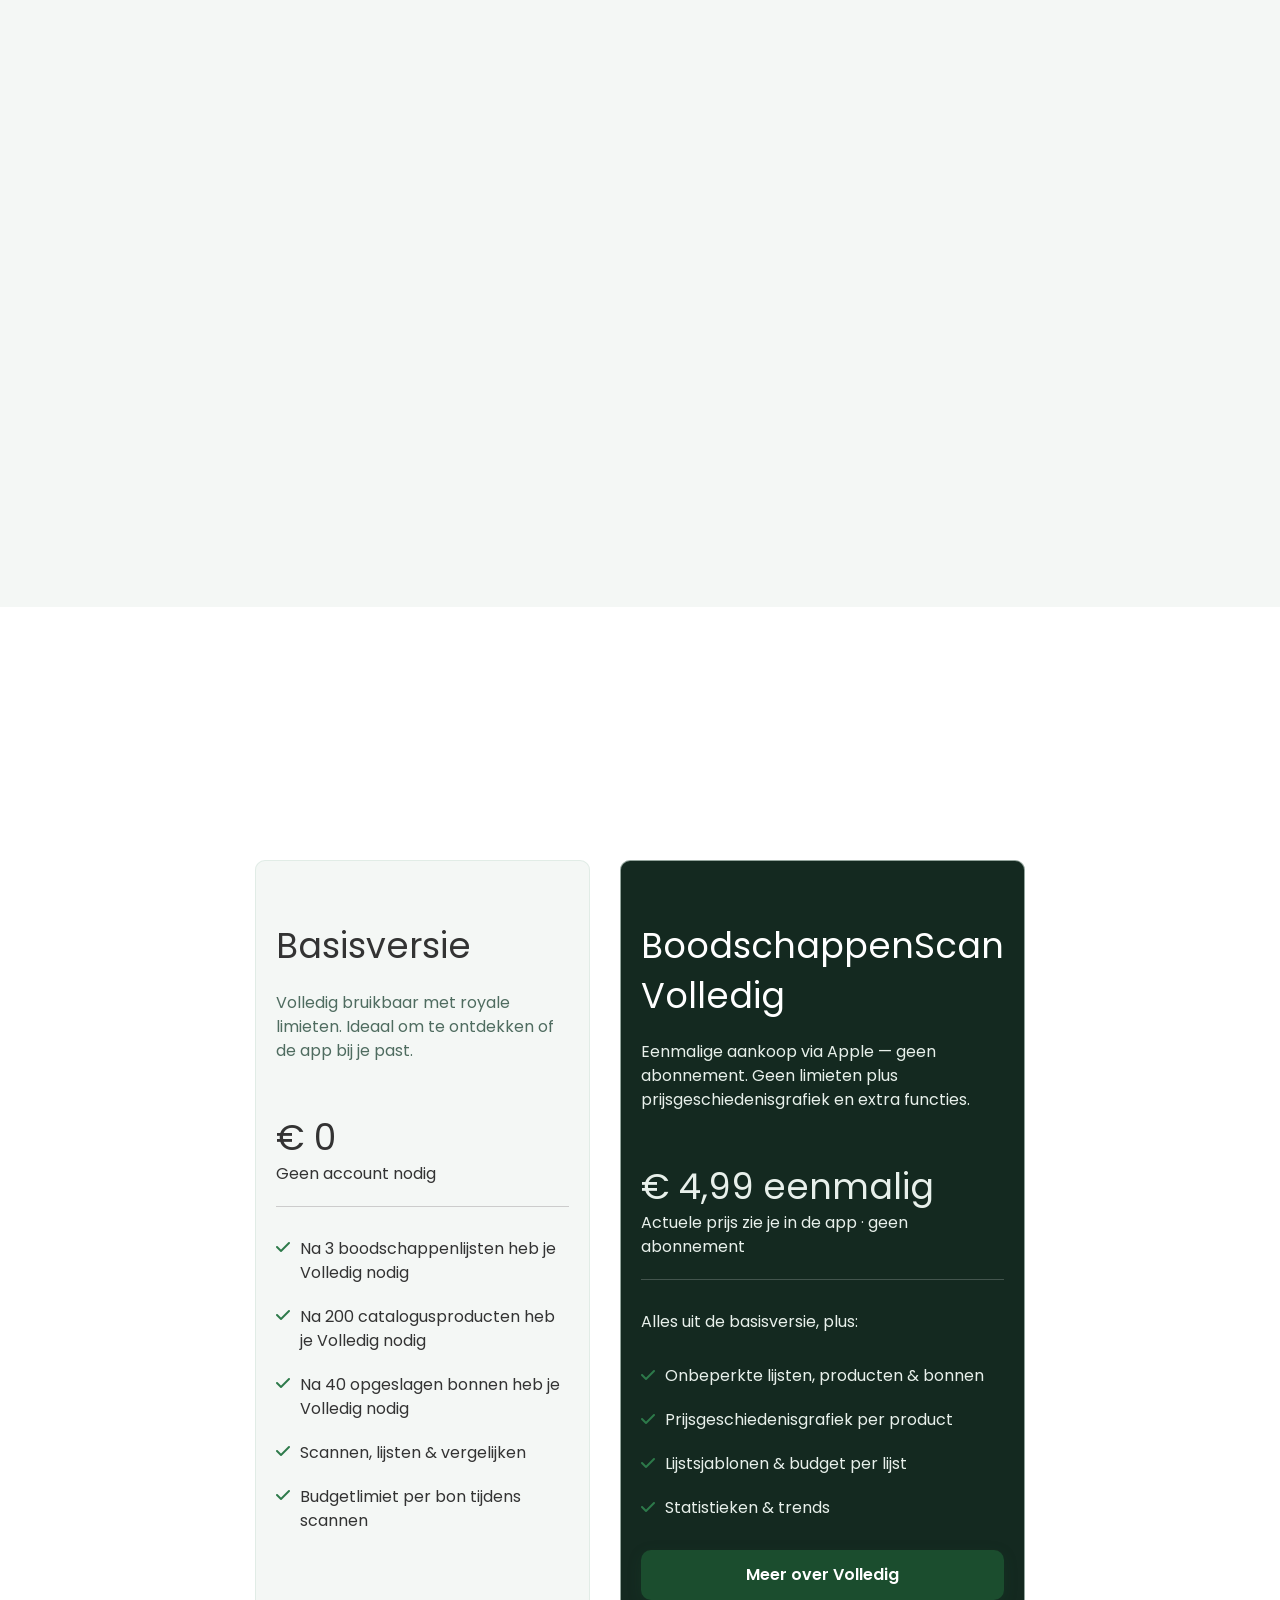
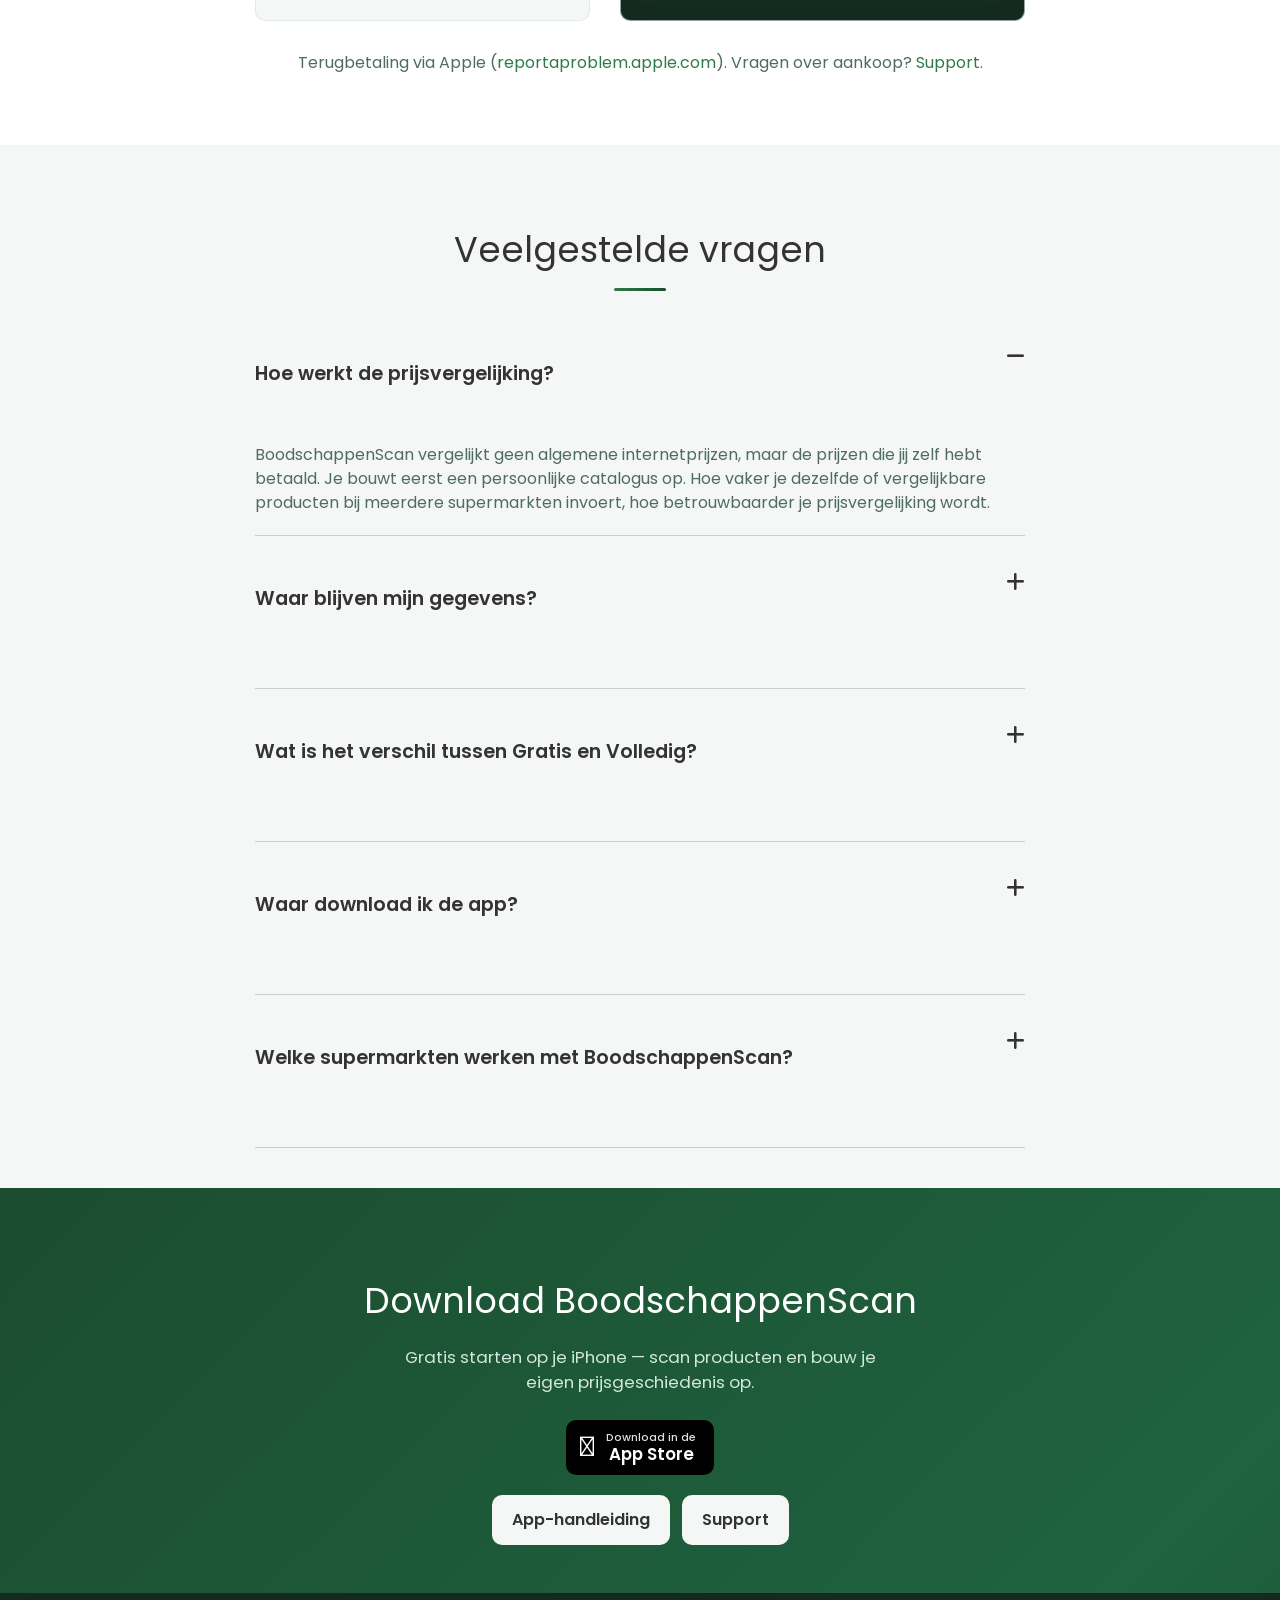
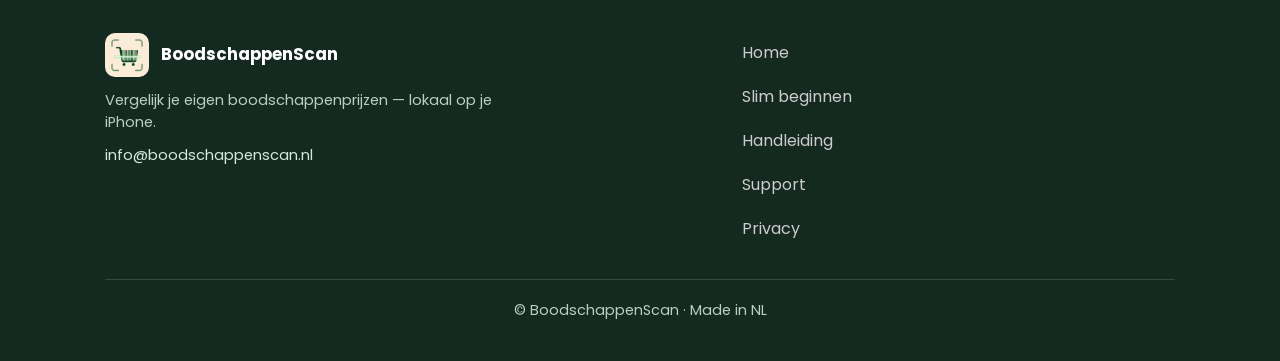
<file: home.html>
<!DOCTYPE html>

<html lang="nl">
<head>
<meta charset="utf-8"/>
<meta content="width=device-width, initial-scale=1.0" name="viewport"/>
<title>BoodschappenScan — vergelijk je eigen boodschappenprijzen</title>
<meta content="BoodschappenScan: scan in de winkel of vul thuis je bon in en bouw je eigen prijshistorie op. Jouw echte kassaprijzen, lokaal op je iPhone." name="description"/>
<meta content="index,follow" name="robots"/>
<link crossorigin="anonymous" href="https://cdnjs.cloudflare.com/ajax/libs/font-awesome/6.5.1/css/all.min.css" integrity="sha512-DTOQO9RWCH3ppGqcWaEA1BIZOC6xxalwEsw9c2QQeAIftl+Vegovlnee1c9QX4TctnWMn13TZye+giMm8e2LwA==" referrerpolicy="no-referrer" rel="stylesheet"/>
<link href="css/style.css?v=6" rel="stylesheet"/>
<link href="assets/app-icon.png" rel="icon" type="image/png"/>
<link href="assets/app-icon.png" rel="apple-touch-icon"/>
<link href="https://fonts.googleapis.com" rel="preconnect"/>
<link crossorigin="" href="https://fonts.gstatic.com" rel="preconnect"/>
<link href="https://fonts.googleapis.com/css2?family=Poppins:wght@300;400;600;700&amp;display=swap" rel="stylesheet"/>
</head>
<body>
<nav class="navbar">
<div class="container">
<div class="logo">
<a href="home.html">
<img alt="BoodschappenScan" src="assets/app-icon.png"/>
            BoodschappenScan
          </a>
</div>
<div class="main-menu">
<ul>
<li><a class="active" href="home.html">Home</a></li>
<li><a href="slimbeginnen.html">Slim beginnen</a></li>
<li><a href="handleiding.html">Handleiding</a></li>
<li><a href="support.html">Support</a></li>
<li><a href="index.html">Privacy</a></li>
</ul>
</div>
<button aria-controls="site-mobile-menu" aria-expanded="false" aria-label="Menu openen" class="hamburger-button" type="button">
<div class="hamburger-line"></div>
<div class="hamburger-line"></div>
<div class="hamburger-line"></div>
</button>
</div>
</nav>
<button aria-label="Menu sluiten" class="mobile-menu-backdrop" hidden="" type="button"></button>
<div class="mobile-menu" id="site-mobile-menu">
<ul>
<li><a class="active" href="home.html">Home</a></li>
<li><a href="slimbeginnen.html">Slim beginnen</a></li>
<li><a href="handleiding.html">Handleiding</a></li>
<li><a href="support.html">Support</a></li>
<li><a href="index.html">Privacy</a></li>
</ul>
</div>
<!-- Hero -->
<section class="hero">
<div class="container">
<div class="hero-content">
<h1 class="hero-heading text-xxl">Vergelijk je eigen boodschappenprijzen<span class="hero-subline">op basis van wat jij zelf hebt betaald</span></h1>
<p class="hero-text text-md">BoodschappenScan laat zien wat jij écht betaalt voor je boodschappen. Scan producten tijdens het winkelen, voer thuis je bon handmatig in, of lees je kassabon achteraf in via foto of PDF. Zo ontdek je bij welke supermarkt jij meestal het voordeligst uit bent. Alles blijft lokaal op je iPhone.</p>
<div class="app-store-block" id="app-store-live">
<a class="app-store-badge app-store-badge--live" href="https://apps.apple.com/nl/app/boodschappenscan/id6769793231" rel="noopener noreferrer" target="_blank">
<span aria-hidden="true" class="app-store-badge-icon"></span>
<span class="app-store-badge-text">
<small>Download in de</small>
<strong>App Store</strong>
</span>
</a>
</div>
<div class="hero-buttons"><a class="btn btn-primary" href="slimbeginnen.html">Slim beginnen</a>
<a class="btn btn-primary" href="handleiding.html">Handleiding</a></div>
<div class="hero-trust">
<span>Geen account nodig</span>
<span>Geen advertenties</span>
<span>Data blijft op je iPhone</span>
</div>
</div>
<div class="hero-visual">
<div class="phone-frame">
<img alt="Startscherm BoodschappenScan" class="app-screenshot" height="2622" loading="eager" src="assets/fotohandleiding/startscherm_1.png" width="1206"/>
</div>
</div>
</div>
</section>
<!-- 3 stappen -->
<section class="steps bg-black">
<div class="container">
<div class="steps-header text-center">
<h2 class="text-xl steps-title">Van aankoop naar slim prijsinzicht</h2>
<p class="steps-lead">Je begint met een lege catalogus en bouwt stap voor stap je eigen prijsgeschiedenis op met de prijzen die jij zelf hebt betaald.</p>
</div>
<div class="steps-layout">
<ol class="steps-list">
<li class="step-item">
<span aria-hidden="true" class="step-num">1</span>
<div>
<h3>Scan of voer je bon in</h3>
<p>Kies je supermarkt en scan producten tijdens het winkelen, of voer thuis rustig je kassabon in. Elk product helpt je eigen prijsgeschiedenis completer en betrouwbaarder te maken.</p>
</div>
</li>
<li class="step-item">
<span aria-hidden="true" class="step-num">2</span>
<div>
<h3>Bouw je eigen catalogus</h3>
<p>Je catalogus begint bewust leeg. Je vult hem met jouw producten, jouw winkels en jouw betaalde prijzen.</p>
</div>
</li>
<li class="step-item">
<span aria-hidden="true" class="step-num">3</span>
<div>
<h3>Vergelijk jouw prijzen</h3>
<p>Na verloop van tijd zie je prijsverschillen, prijsgeschiedenis en bij welke winkel jij historisch voordeliger uit bent. Koop je hetzelfde product bij verschillende supermarkten? BoodschappenScan onthoudt jouw betaalde prijzen, zodat je ziet waar je meestal voordeliger uit bent.</p>
</div>
</li>
</ol>
<div class="steps-visual">
<div class="phone-frame">
<img alt="Barcodescanner in BoodschappenScan" class="app-screenshot" height="2622" loading="lazy" src="assets/fotohandleiding/scannen_5.png" width="1206"/>
</div>
</div>
</div>
<div class="steps-cta text-center">
<a class="btn btn-primary" href="slimbeginnen.html">Slim beginnen</a>
<a class="btn" href="handleiding.html">Stap-voor-stap handleiding</a>
</div>
</div>
</section>
<!-- App-functies -->
<section class="features bg-light">
<div class="container">
<h2 class="text-xl text-center section-heading">Wat BoodschappenScan voor je doet</h2>
<p class="text-md text-center section-lead">Producten scannen, thuis een kassabon inlezen via foto of PDF, betaalde prijzen bewaren, boodschappenlijsten maken en supermarkten vergelijken — allemaal op basis van jouw eigen aankopen. Daarnaast kun je folderaanbiedingen bekijken voor producten die je vaak koopt.</p>
<div class="features-grid">
<div class="card">
<div class="screenshot-wrap">
<div class="phone-frame">
<img alt="Boodschappenlijst" class="app-screenshot" height="2622" loading="lazy" src="assets/fotohandleiding/lijstenboodschappenlijst_18.png" width="1206"/>
</div>
</div>
<h4>Boodschappenlijsten</h4>
<p>Lijsten van vaste producten en vergelijking op basis van jouw prijzen.</p>
</div>
<div class="card">
<div class="screenshot-wrap">
<div class="phone-frame">
<img alt="Winkelvergelijking" class="app-screenshot" height="2622" loading="lazy" src="assets/fotohandleiding/lijstenvergelijken_19.png" width="1206"/>
</div>
</div>
<h4>Winkelvergelijking</h4>
<p>Per lijst zie je bij welke supermarkt jij historisch voordeliger uit bent.</p>
</div>
<div class="card">
<div class="screenshot-wrap">
<div class="phone-frame">
<img alt="Bonnenoverzicht" class="app-screenshot" height="2622" loading="lazy" src="assets/fotohandleiding/bonnengeschiedenis_13.png" width="1206"/>
</div>
</div>
<h4>Bonnen &amp; geschiedenis</h4>
<p>Bonhistorie, PDF-export en widget. Statistieken &amp; trends: <strong>BoodschappenScan Volledig</strong>.</p>
</div>
<div class="card">
<div class="screenshot-wrap">
<div class="phone-frame">
<img alt="Supermarkt selecteren in BoodschappenScan" class="app-screenshot" height="2622" loading="lazy" src="assets/fotohandleiding/selecteersuper_2.png" width="1206"/>
</div>
</div>
<h4>Supermarkt selecteren</h4>
<p>Kies vóór het scannen bij welke supermarkt je bent — zo kloppen je prijzen en vergelijkingen.</p>
</div>
<div class="card">
<div class="screenshot-wrap">
<div class="phone-frame">
<img alt="Supermarkten beheren in BoodschappenScan" class="app-screenshot" height="2622" loading="lazy" src="assets/fotohandleiding/meersupermarkten_25.png" width="1206"/>
</div>
</div>
<h4>Supermarkten beheren</h4>
<p>Voeg winkels toe, hernoem of verwijder ze. Jouw vaste supermarkten op één plek.</p>
</div>
<div class="card">
<div class="screenshot-wrap">
<div class="phone-frame">
<img alt="Prijsverloop per product" class="app-screenshot" height="2622" loading="lazy" src="assets/fotohandleiding/prijsverloop_prijsclassificatie.png" width="1206"/>
</div>
</div>
<h4>Prijsverloop</h4>
<p>Kiloprijs en metingen per winkel. Prijsgeschiedenisgrafiek: <strong>BoodschappenScan Volledig</strong>.</p>
</div>
<div class="card">
<h4>Jouw aanbiedingen</h4>
<p>Zie welke folderaanbiedingen lopen voor producten die je vaak koopt, op je lijst zet of als favoriet hebt. De aanbiedingen komen van de externe bron PrijsProfeet; controleer prijs en voorwaarden altijd in de winkel.</p>
</div>
<div class="card">
<h4>Aanbiedingsmeldingen</h4>
<p>Optioneel in te schakelen via Meer: maximaal één lokale Aanbiedingsmelding per dag over een relevante aanbieding. Je schakelt de functie zelf weer uit.</p>
</div>
<div class="card">
<h4>Mijn besparing</h4>
<p>Het actievoordeel dat de app betrouwbaar kon vaststellen nadat je je boodschappenlijst bijwerkte na een aankoop. Bij een bon zie je het behaalde actievoordeel. De kaart met periodekeuze (Week, Maand, Jaar, Alles) hoort bij <strong>BoodschappenScan Volledig</strong>.</p>
</div>
</div>
</div>
</section>
<!-- Pricing -->
<section class="pricing" id="pricing">
<div class="container-sm">
<h2 class="pricing-heading text-xl text-center section-heading">Eerst proberen, later uitbreiden</h2>
<p class="pricing-subheading text-md text-center section-lead">
          Geen abonnement. Eénmalige upgrade via Apple als je meer wilt.
        </p>
<div class="pricing-grid">
<div class="card bg-light">
<div class="pricing-card-header">
<h4 class="pricing-heading text-xl">Basisversie</h4>
<p class="pricing-card-subheading">
                Volledig bruikbaar met royale limieten. Ideaal om te ontdekken of de app bij je past.
              </p>
<p class="pricing-card-price">
<span class="text-xl">€ 0</span>
<br/>Geen account nodig
              </p>
</div>
<div class="pricing-card-body">
<ul>
<li><i class="fas fa-check"></i> Na 3 boodschappenlijsten heb je Volledig nodig</li>
<li><i class="fas fa-check"></i> Na 200 catalogusproducten heb je Volledig nodig</li>
<li><i class="fas fa-check"></i> Na 40 opgeslagen bonnen heb je Volledig nodig</li>
<li><i class="fas fa-check"></i> Scannen, lijsten &amp; vergelijken</li>
<li><i class="fas fa-check"></i> Budgetlimiet per bon tijdens scannen</li>
</ul>
</div>
</div>
<div class="card bg-black">
<div class="pricing-card-header">
<h4 class="pricing-card-heading text-xl">BoodschappenScan Volledig</h4>
<p class="pricing-card-subheading">
                Eenmalige aankoop via Apple — geen abonnement. Geen limieten plus prijsgeschiedenisgrafiek en extra functies.
              </p>
<p class="pricing-card-price">
<span class="text-xl">€ 4,99 eenmalig</span>
<br/>Actuele prijs zie je in de app · geen abonnement
              </p>
</div>
<div class="pricing-card-body">
<p>Alles uit de basisversie, plus:</p>
<ul>
<li><i class="fas fa-check"></i> Onbeperkte lijsten, producten &amp; bonnen</li>
<li><i class="fas fa-check"></i> Prijsgeschiedenisgrafiek per product</li>
<li><i class="fas fa-check"></i> Lijstsjablonen &amp; budget per lijst</li>
<li><i class="fas fa-check"></i> Statistieken &amp; trends</li>
</ul>
<a class="btn btn-primary btn-block" href="support.html">Meer over Volledig</a>
</div>
</div>
</div>
<p class="pricing-footer text-center">
          Terugbetaling via Apple (<a href="https://reportaproblem.apple.com" rel="noopener noreferrer">reportaproblem.apple.com</a>).
          Vragen over aankoop? <a href="support.html">Support</a>.
        </p>
</div>
</section>
<!-- FAQ -->
<section class="faq bg-light">
<div class="container-sm">
<h2 class="text-xl text-center section-heading">Veelgestelde vragen</h2>
<div class="faq-content">
<div class="faq-group">
<div class="faq-group-header">
<h4 class="text-md">
                Hoe werkt de prijsvergelijking?
              </h4>
<i class="fas fa-minus"></i>
</div>
<div class="faq-group-body open">
<p>BoodschappenScan vergelijkt geen algemene internetprijzen, maar de prijzen die jij zelf hebt betaald. Je bouwt eerst een persoonlijke catalogus op. Hoe vaker je dezelfde of vergelijkbare producten bij meerdere supermarkten invoert, hoe betrouwbaarder je prijsvergelijking wordt.</p>
</div>
</div>
<div class="faq-group">
<div class="faq-group-header">
<h4 class="text-md">Waar blijven mijn gegevens?</h4>
<i class="fas fa-plus"></i>
</div>
<div class="faq-group-body">
<p>
                Op je iPhone. Geen account, geen advertenties, geen tracking.
                Maak af en toe een back-up via tab Meer → Back-up maken en bewaar die buiten de app (bijv. via iCloud).
                Op een nieuwe iPhone zet je diezelfde back-up terug via Herstel uit back-up.
                Zie onze <a href="index.html">privacyverklaring</a> en <a href="support.html">support</a>.
              </p>
</div>
</div>
<div class="faq-group">
<div class="faq-group-header">
<h4 class="text-md">Wat is het verschil tussen Gratis en Volledig?</h4>
<i class="fas fa-plus"></i>
</div>
<div class="faq-group-body">
<p>
                Zie het overzicht hierboven onder <a href="#pricing">Eerst proberen, later uitbreiden</a>.
                Vragen over aankoop of herstellen? <a href="support.html">Support</a>.
              </p>
</div>
</div>
<div class="faq-group">
<div class="faq-group-header">
<h4 class="text-md">Waar download ik de app?</h4>
<i class="fas fa-plus"></i>
</div>
<div class="faq-group-body">
<p>
                BoodschappenScan staat in de App Store voor iPhone (iOS 17 of nieuwer).
                <a href="https://apps.apple.com/nl/app/boodschappenscan/id6769793231" rel="noopener noreferrer" target="_blank">Download in de App Store</a>
                of lees eerst de <a href="handleiding.html">handleiding</a> en
                <a href="slimbeginnen.html">slim beginnen</a>.
                Vragen? Mail <a href="mailto:support@boodschappenscan.nl">support@boodschappenscan.nl</a>.
              </p>
</div>
</div>
<div class="faq-group">
<div class="faq-group-header">
<h4 class="text-md">Welke supermarkten werken met BoodschappenScan?</h4>
<i class="fas fa-plus"></i>
</div>
<div class="faq-group-body">
<p>
                Alle supermarkten die jij zelf gebruikt. Je voegt je eigen supermarkten toe en beheert ze zelf — de app is niet beperkt tot een vaste lijst van ketens.
              </p>
</div>
</div>
</div>
</div>
</section>
<!-- CTA -->
<section class="cta-band bg-dark">
<div class="container-sm text-center">
<h2 class="text-xl cta-title">Download BoodschappenScan</h2>
<p class="cta-lead">
          Gratis starten op je iPhone — scan producten en bouw je eigen prijsgeschiedenis op.
        </p>
<div class="app-store-block">
<a class="app-store-badge app-store-badge--live" href="https://apps.apple.com/nl/app/boodschappenscan/id6769793231" rel="noopener noreferrer" target="_blank">
<span aria-hidden="true" class="app-store-badge-icon"></span>
<span class="app-store-badge-text">
<small>Download in de</small>
<strong>App Store</strong>
</span>
</a>
</div>
<div class="cta-buttons">
<a class="btn btn-light" href="handleiding.html">App-handleiding</a>
<a class="btn btn-light" href="support.html">Support</a>
</div>
</div>
</section>
<!-- Footer -->
<footer class="footer bg-black">
<div class="container">
<div class="footer-simple">
<div class="footer-brand">
<a href="home.html">
<img alt="" height="44" src="assets/app-icon.png" width="44"/>
<strong>BoodschappenScan</strong>
</a>
<p>Vergelijk je eigen boodschappenprijzen — lokaal op je iPhone.</p>
<a href="mailto:info@boodschappenscan.nl">info@boodschappenscan.nl</a>
</div>
<div class="footer-links">
<ul>
<li><a href="home.html">Home</a></li>
<li><a href="slimbeginnen.html">Slim beginnen</a></li>
<li><a href="handleiding.html">Handleiding</a></li>
<li><a href="support.html">Support</a></li>
<li><a href="index.html">Privacy</a></li>
</ul>
</div>
</div>
<div class="footer-bottom">
          © BoodschappenScan · Made in NL
        </div>
</div>
</footer>
<script src="js/main.js?v=4"></script>
</body>
</html>
</file>
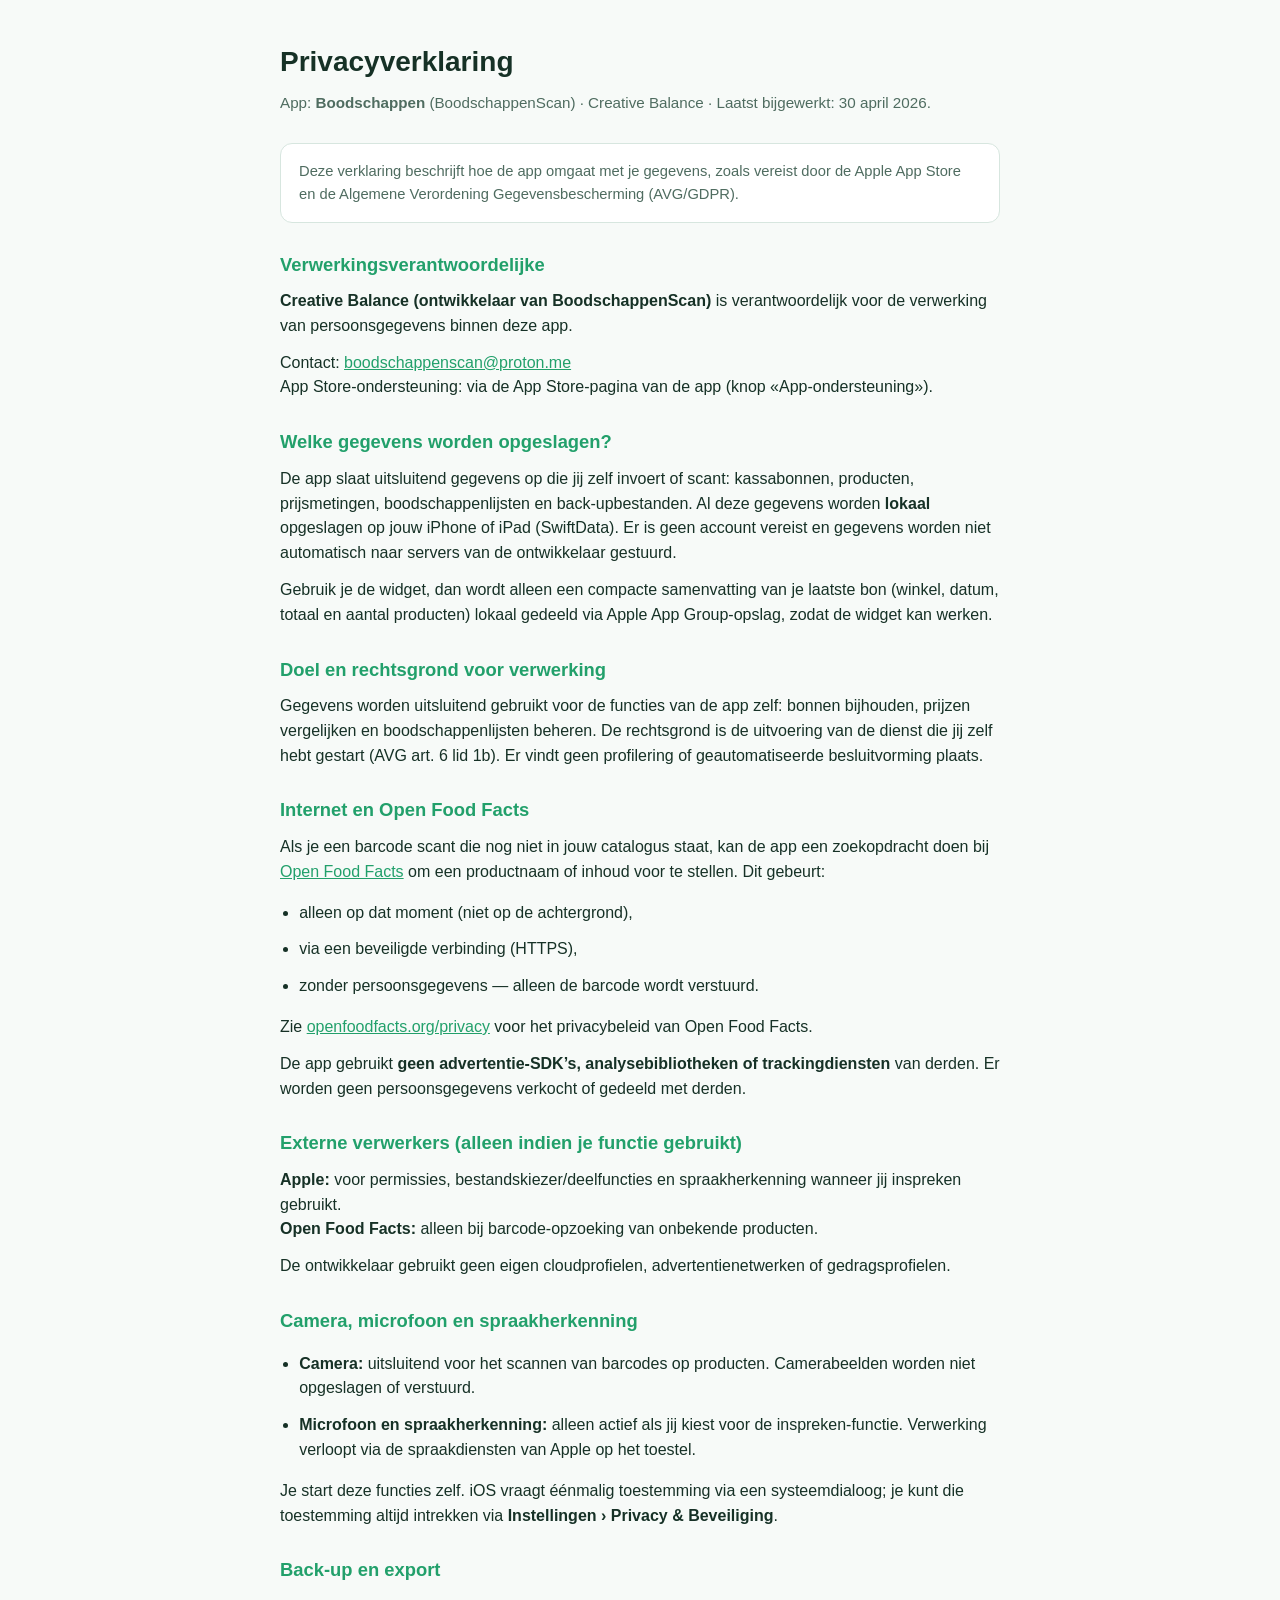
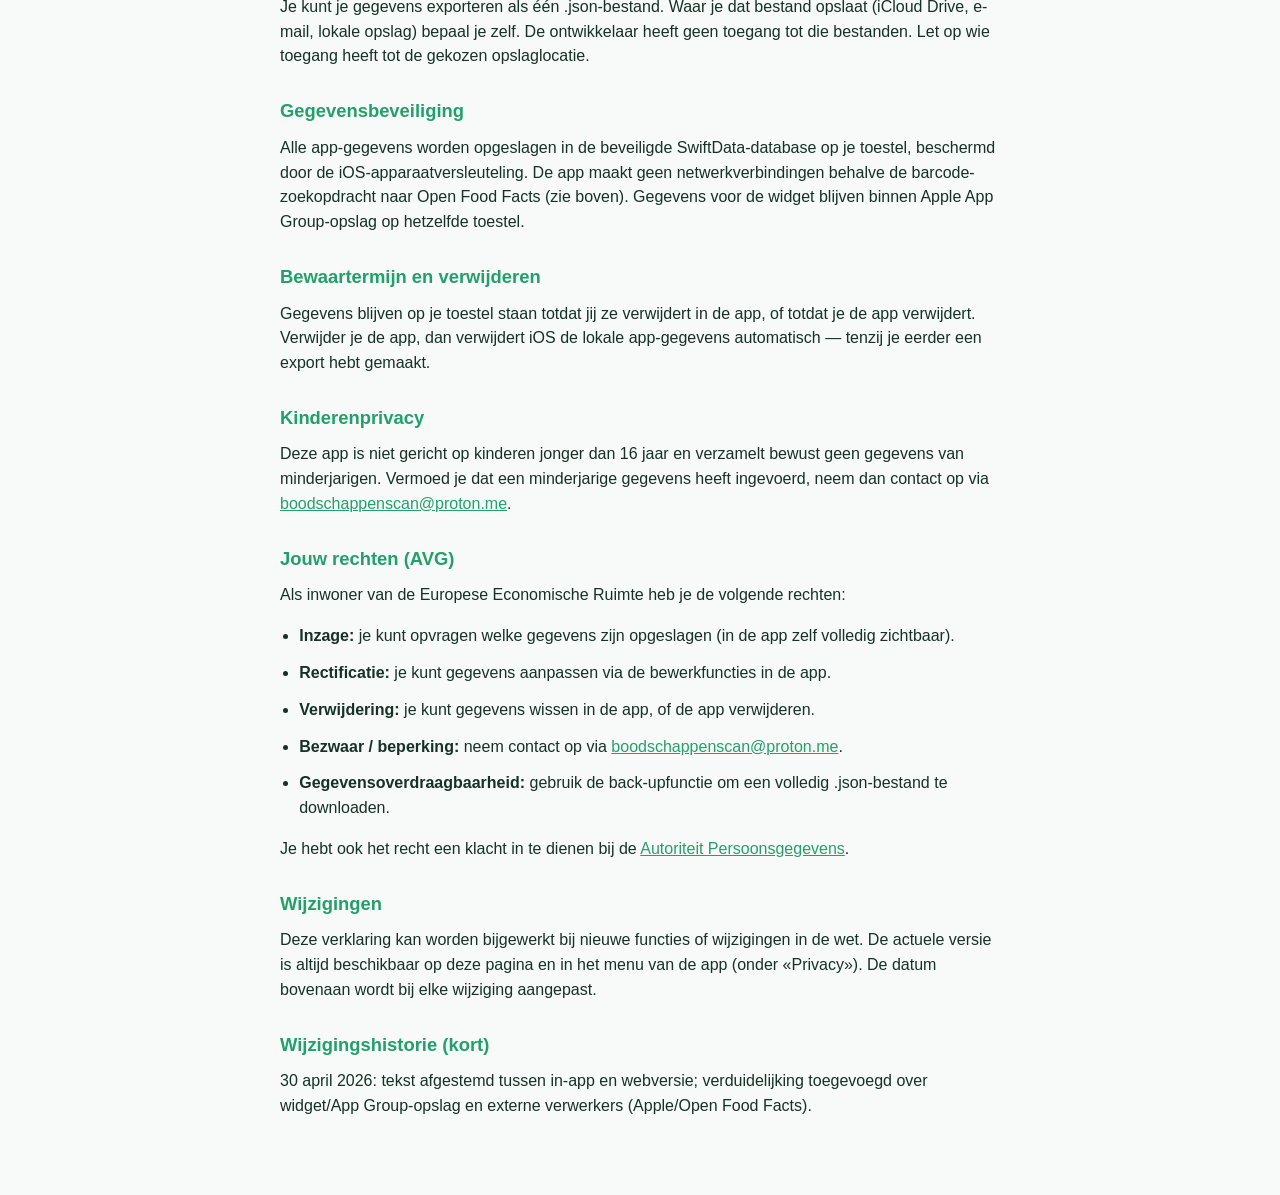
<file: privacy.html>
<!doctype html>
<html lang="nl">
<head>
  <meta charset="utf-8">
  <meta name="viewport" content="width=device-width, initial-scale=1">
  <title>Privacyverklaring – Boodschappen</title>
  <meta name="robots" content="index,follow">
  <style>
    :root { --text: #163126; --muted: #4f6c60; --accent: #22a06b; --line: #d7e6df; --bg: #f7faf8; }
    body { margin: 0; font-family: -apple-system, BlinkMacSystemFont, "Segoe UI", Roboto, Inter, Arial, sans-serif; color: var(--text); background: var(--bg); line-height: 1.55; }
    .wrap { width: min(720px, 92vw); margin: 0 auto; padding: 40px 0 64px; }
    h1 { font-size: 1.75rem; margin: 0 0 8px; }
    .meta { color: var(--muted); font-size: 0.95rem; margin-bottom: 28px; }
    h2 { font-size: 1.15rem; margin: 28px 0 10px; color: var(--accent); }
    p, li { margin: 0 0 12px; }
    ul { padding-left: 1.2rem; }
    .box { background: #fff; border: 1px solid var(--line); border-radius: 12px; padding: 16px 18px; margin: 20px 0; font-size: 0.92rem; color: var(--muted); }
    a { color: var(--accent); }
    footer { margin-top: 40px; padding-top: 20px; border-top: 1px solid var(--line); font-size: 0.9rem; color: var(--muted); }
  </style>
</head>
<body>
  <div class="wrap">
    <h1>Privacyverklaring</h1>
    <p class="meta">App: <strong>Boodschappen</strong> (BoodschappenScan) &middot; Creative Balance &middot; Laatst bijgewerkt: 30 april 2026.</p>

    <div class="box">
      Deze verklaring beschrijft hoe de app omgaat met je gegevens, zoals vereist door de Apple App Store en de Algemene Verordening Gegevensbescherming (AVG/GDPR).
    </div>

    <h2>Verwerkingsverantwoordelijke</h2>
    <p><strong>Creative Balance (ontwikkelaar van BoodschappenScan)</strong> is verantwoordelijk voor de verwerking van persoonsgegevens binnen deze app.</p>
    <p>Contact: <a href="mailto:boodschappenscan@proton.me">boodschappenscan@proton.me</a><br>
    App Store-ondersteuning: via de App Store-pagina van de app (knop &laquo;App-ondersteuning&raquo;).</p>

    <h2>Welke gegevens worden opgeslagen?</h2>
    <p>De app slaat uitsluitend gegevens op die jij zelf invoert of scant: kassabonnen, producten, prijsmetingen, boodschappenlijsten en back-upbestanden. Al deze gegevens worden <strong>lokaal</strong> opgeslagen op jouw iPhone of iPad (SwiftData). Er is geen account vereist en gegevens worden niet automatisch naar servers van de ontwikkelaar gestuurd.</p>
    <p>Gebruik je de widget, dan wordt alleen een compacte samenvatting van je laatste bon (winkel, datum, totaal en aantal producten) lokaal gedeeld via Apple App Group-opslag, zodat de widget kan werken.</p>

    <h2>Doel en rechtsgrond voor verwerking</h2>
    <p>Gegevens worden uitsluitend gebruikt voor de functies van de app zelf: bonnen bijhouden, prijzen vergelijken en boodschappenlijsten beheren. De rechtsgrond is de uitvoering van de dienst die jij zelf hebt gestart (AVG art. 6 lid 1b). Er vindt geen profilering of geautomatiseerde besluitvorming plaats.</p>

    <h2>Internet en Open Food Facts</h2>
    <p>Als je een barcode scant die nog niet in jouw catalogus staat, kan de app een zoekopdracht doen bij <a href="https://openfoodfacts.org" rel="noopener noreferrer">Open Food Facts</a> om een productnaam of inhoud voor te stellen. Dit gebeurt:</p>
    <ul>
      <li>alleen op dat moment (niet op de achtergrond),</li>
      <li>via een beveiligde verbinding (HTTPS),</li>
      <li>zonder persoonsgegevens &mdash; alleen de barcode wordt verstuurd.</li>
    </ul>
    <p>Zie <a href="https://world.openfoodfacts.org/privacy" rel="noopener noreferrer">openfoodfacts.org/privacy</a> voor het privacybeleid van Open Food Facts.</p>
    <p>De app gebruikt <strong>geen advertentie-SDK’s, analysebibliotheken of trackingdiensten</strong> van derden. Er worden geen persoonsgegevens verkocht of gedeeld met derden.</p>

    <h2>Externe verwerkers (alleen indien je functie gebruikt)</h2>
    <p><strong>Apple:</strong> voor permissies, bestandskiezer/deelfuncties en spraakherkenning wanneer jij inspreken gebruikt.<br>
    <strong>Open Food Facts:</strong> alleen bij barcode-opzoeking van onbekende producten.</p>
    <p>De ontwikkelaar gebruikt geen eigen cloudprofielen, advertentienetwerken of gedragsprofielen.</p>

    <h2>Camera, microfoon en spraakherkenning</h2>
    <ul>
      <li><strong>Camera:</strong> uitsluitend voor het scannen van barcodes op producten. Camerabeelden worden niet opgeslagen of verstuurd.</li>
      <li><strong>Microfoon en spraakherkenning:</strong> alleen actief als jij kiest voor de inspreken-functie. Verwerking verloopt via de spraakdiensten van Apple op het toestel.</li>
    </ul>
    <p>Je start deze functies zelf. iOS vraagt &eacute;&eacute;nmalig toestemming via een systeemdialoog; je kunt die toestemming altijd intrekken via <strong>Instellingen &rsaquo; Privacy &amp; Beveiliging</strong>.</p>

    <h2>Back-up en export</h2>
    <p>Je kunt je gegevens exporteren als &eacute;&eacute;n .json-bestand. Waar je dat bestand opslaat (iCloud Drive, e-mail, lokale opslag) bepaal je zelf. De ontwikkelaar heeft geen toegang tot die bestanden. Let op wie toegang heeft tot de gekozen opslaglocatie.</p>

    <h2>Gegevensbeveiliging</h2>
    <p>Alle app-gegevens worden opgeslagen in de beveiligde SwiftData-database op je toestel, beschermd door de iOS-apparaatversleuteling. De app maakt geen netwerkverbindingen behalve de barcode-zoekopdracht naar Open Food Facts (zie boven). Gegevens voor de widget blijven binnen Apple App Group-opslag op hetzelfde toestel.</p>

    <h2>Bewaartermijn en verwijderen</h2>
    <p>Gegevens blijven op je toestel staan totdat jij ze verwijdert in de app, of totdat je de app verwijdert. Verwijder je de app, dan verwijdert iOS de lokale app-gegevens automatisch &mdash; tenzij je eerder een export hebt gemaakt.</p>

    <h2>Kinderenprivacy</h2>
    <p>Deze app is niet gericht op kinderen jonger dan 16 jaar en verzamelt bewust geen gegevens van minderjarigen. Vermoed je dat een minderjarige gegevens heeft ingevoerd, neem dan contact op via <a href="mailto:boodschappenscan@proton.me">boodschappenscan@proton.me</a>.</p>

    <h2>Jouw rechten (AVG)</h2>
    <p>Als inwoner van de Europese Economische Ruimte heb je de volgende rechten:</p>
    <ul>
      <li><strong>Inzage:</strong> je kunt opvragen welke gegevens zijn opgeslagen (in de app zelf volledig zichtbaar).</li>
      <li><strong>Rectificatie:</strong> je kunt gegevens aanpassen via de bewerkfuncties in de app.</li>
      <li><strong>Verwijdering:</strong> je kunt gegevens wissen in de app, of de app verwijderen.</li>
      <li><strong>Bezwaar / beperking:</strong> neem contact op via <a href="mailto:boodschappenscan@proton.me">boodschappenscan@proton.me</a>.</li>
      <li><strong>Gegevensoverdraagbaarheid:</strong> gebruik de back-upfunctie om een volledig .json-bestand te downloaden.</li>
    </ul>
    <p>Je hebt ook het recht een klacht in te dienen bij de <a href="https://autoriteitpersoonsgegevens.nl" rel="noopener noreferrer">Autoriteit Persoonsgegevens</a>.</p>

    <h2>Wijzigingen</h2>
    <p>Deze verklaring kan worden bijgewerkt bij nieuwe functies of wijzigingen in de wet. De actuele versie is altijd beschikbaar op deze pagina en in het menu van de app (onder &laquo;Privacy&raquo;). De datum bovenaan wordt bij elke wijziging aangepast.</p>

    <h2>Wijzigingshistorie (kort)</h2>
    <p>30 april 2026: tekst afgestemd tussen in-app en webversie; verduidelijking toegevoegd over widget/App Group-opslag en externe verwerkers (Apple/Open Food Facts).</p>

   
  </div>
</body>
</html>
</file>
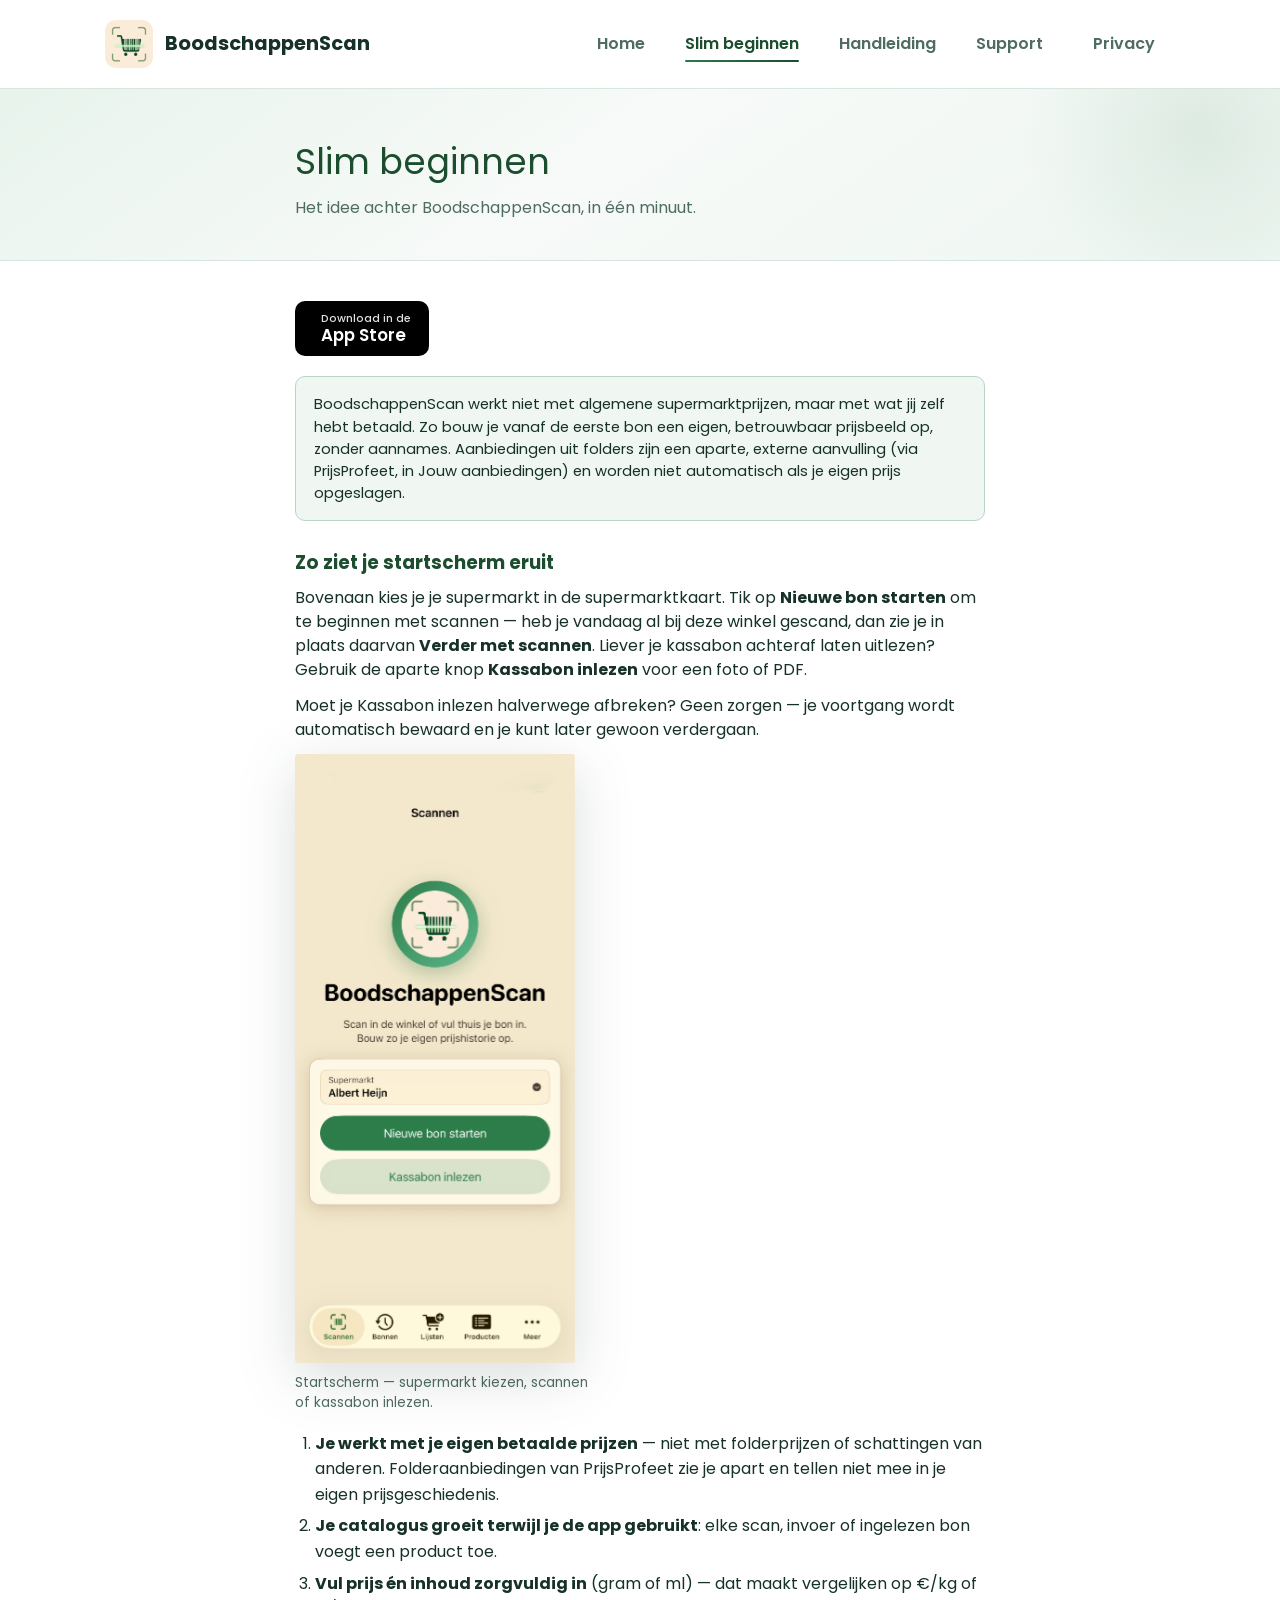
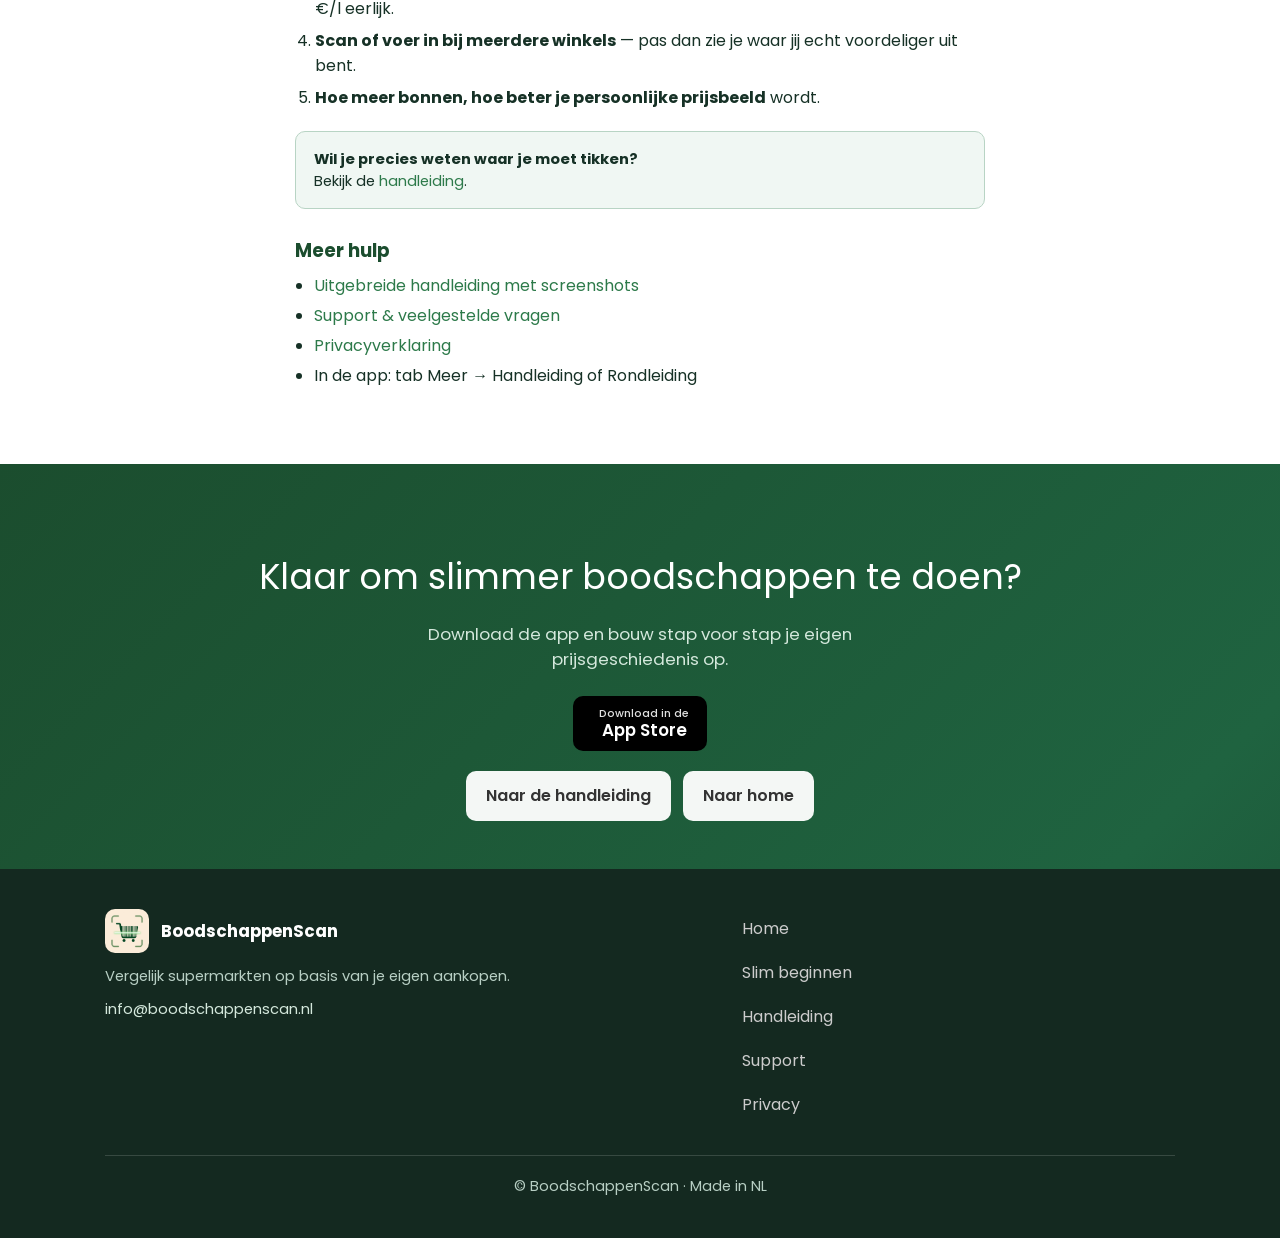
<file: slimbeginnen.html>
<!DOCTYPE html>

<html lang="nl">
<head>
<meta charset="utf-8"/>
<meta content="width=device-width, initial-scale=1" name="viewport"/>
<title>Slim beginnen – BoodschappenScan</title>
<meta content="Slim beginnen met BoodschappenScan: het idee in één minuut — bouw je eigen prijsgeschiedenis op met de prijzen die je zelf hebt betaald." name="description"/>
<meta content="index,follow" name="robots"/>
<link crossorigin="anonymous" href="https://cdnjs.cloudflare.com/ajax/libs/font-awesome/6.5.1/css/all.min.css" referrerpolicy="no-referrer" rel="stylesheet"/>
<link href="css/style.css?v=6" rel="stylesheet"/>
<link href="assets/app-icon.png" rel="icon" type="image/png"/>
<link href="assets/app-icon.png" rel="apple-touch-icon"/>
<link href="https://fonts.googleapis.com" rel="preconnect"/>
<link crossorigin="" href="https://fonts.gstatic.com" rel="preconnect"/>
<link href="https://fonts.googleapis.com/css2?family=Poppins:wght@300;400;600;700&amp;display=swap" rel="stylesheet"/>
</head>
<body>
<nav class="navbar">
<div class="container">
<div class="logo">
<a href="home.html">
<img alt="BoodschappenScan" src="assets/app-icon.png"/>
          BoodschappenScan
        </a>
</div>
<div class="main-menu">
<ul>
<li><a href="home.html">Home</a></li>
<li><a class="active" href="slimbeginnen.html">Slim beginnen</a></li>
<li><a href="handleiding.html">Handleiding</a></li>
<li><a href="support.html">Support</a></li>
<li><a href="index.html">Privacy</a></li>
</ul>
</div>
<button aria-controls="site-mobile-menu" aria-expanded="false" aria-label="Menu openen" class="hamburger-button" type="button">
<div class="hamburger-line"></div>
<div class="hamburger-line"></div>
<div class="hamburger-line"></div>
</button>
</div>
</nav>
<button aria-label="Menu sluiten" class="mobile-menu-backdrop" hidden="" type="button"></button>
<div class="mobile-menu" id="site-mobile-menu">
<ul>
<li><a href="home.html">Home</a></li>
<li><a class="active" href="slimbeginnen.html">Slim beginnen</a></li>
<li><a href="handleiding.html">Handleiding</a></li>
<li><a href="support.html">Support</a></li>
<li><a href="index.html">Privacy</a></li>
</ul>
</div>
<section class="page-hero">
<div class="container-md">
<h1 class="text-xl" style="margin:0;">Slim beginnen</h1>
<p class="meta">Het idee achter BoodschappenScan, in één minuut.</p>
</div>
</section>
<div class="content-page">
<div class="container-md">
<div class="app-store-block" id="app-store-live">
<a class="app-store-badge app-store-badge--live" href="https://apps.apple.com/nl/app/boodschappenscan/id6769793231" rel="noopener noreferrer" target="_blank">
<span aria-hidden="true" class="app-store-badge-icon"></span>
<span class="app-store-badge-text"><small>Download in de</small><strong>App Store</strong></span>
</a>
</div>
<div class="box box-accent">
<p style="margin:0;">BoodschappenScan werkt niet met algemene supermarktprijzen, maar met wat jij zelf hebt betaald. Zo bouw je vanaf de eerste bon een eigen, betrouwbaar prijsbeeld op, zonder aannames. Aanbiedingen uit folders zijn een aparte, externe aanvulling (via PrijsProfeet, in Jouw aanbiedingen) en worden niet automatisch als je eigen prijs opgeslagen.</p>
</div>
<h2>Zo ziet je startscherm eruit</h2>
<p>Bovenaan kies je je supermarkt in de supermarktkaart. Tik op <strong>Nieuwe bon starten</strong> om te beginnen met scannen — heb je vandaag al bij deze winkel gescand, dan zie je in plaats daarvan <strong>Verder met scannen</strong>. Liever je kassabon achteraf laten uitlezen? Gebruik de aparte knop <strong>Kassabon inlezen</strong> voor een foto of PDF.</p>
<p>Moet je Kassabon inlezen halverwege afbreken? Geen zorgen — je voortgang wordt automatisch bewaard en je kunt later gewoon verdergaan.</p>
<figure class="guide-figure">
<div class="device-shot guide-shot is-zoomable">
<img alt="Startscherm met Nieuwe bon starten" class="app-screenshot" height="1024" loading="lazy" src="assets/fotohandleiding/startscherm_1.png" width="470"/>
</div>
<figcaption>Startscherm — supermarkt kiezen, scannen of kassabon inlezen.</figcaption>
</figure>
<ol style="margin: 18px 0; padding-left: 20px; line-height: 1.6;">
<li><strong>Je werkt met je eigen betaalde prijzen</strong> — niet met folderprijzen of schattingen van anderen. Folderaanbiedingen van PrijsProfeet zie je apart en tellen niet mee in je eigen prijsgeschiedenis.</li>
<li><strong>Je catalogus groeit terwijl je de app gebruikt</strong>: elke scan, invoer of ingelezen bon voegt een product toe.</li>
<li><strong>Vul prijs én inhoud zorgvuldig in</strong> (gram of ml) — dat maakt vergelijken op €/kg of €/l eerlijk.</li>
<li><strong>Scan of voer in bij meerdere winkels</strong> — pas dan zie je waar jij echt voordeliger uit bent.</li>
<li><strong>Hoe meer bonnen, hoe beter je persoonlijke prijsbeeld</strong> wordt.</li>
</ol>
<div class="box box-accent">
<p style="margin:0;"><strong>Wil je precies weten waar je moet tikken?</strong><br/>Bekijk de <a href="handleiding.html">handleiding</a>.</p>
</div>
<h2>Meer hulp</h2>
<ul>
<li><a href="handleiding.html">Uitgebreide handleiding met screenshots</a></li>
<li><a href="support.html">Support &amp; veelgestelde vragen</a></li>
<li><a href="index.html">Privacyverklaring</a></li>
<li>In de app: tab Meer → Handleiding of Rondleiding</li>
</ul>
</div>
</div>
<section class="cta-band bg-dark">
<div class="container-sm text-center">
<h2 class="text-xl cta-title">Klaar om slimmer boodschappen te doen?</h2>
<p class="cta-lead">Download de app en bouw stap voor stap je eigen prijsgeschiedenis op.</p>
<div class="app-store-block">
<a class="app-store-badge app-store-badge--live" href="https://apps.apple.com/nl/app/boodschappenscan/id6769793231" rel="noopener noreferrer" target="_blank">
<span aria-hidden="true" class="app-store-badge-icon"></span>
<span class="app-store-badge-text">
<small>Download in de</small>
<strong>App Store</strong>
</span>
</a>
</div>
<div class="cta-buttons">
<a class="btn btn-light" href="handleiding.html">Naar de handleiding</a>
<a class="btn btn-light" href="home.html">Naar home</a>
</div>
</div>
</section>
<footer class="footer bg-black">
<div class="container">
<div class="footer-simple">
<div class="footer-brand">
<a href="home.html">
<img alt="" height="44" src="assets/app-icon.png" width="44"/>
<strong>BoodschappenScan</strong>
</a>
<p>Vergelijk supermarkten op basis van je eigen aankopen.</p>
<a href="mailto:info@boodschappenscan.nl">info@boodschappenscan.nl</a>
</div>
<div class="footer-links">
<ul>
<li><a href="home.html">Home</a></li>
<li><a href="slimbeginnen.html">Slim beginnen</a></li>
<li><a href="handleiding.html">Handleiding</a></li>
<li><a href="support.html">Support</a></li>
<li><a href="index.html">Privacy</a></li>
</ul>
</div>
</div>
<div class="footer-bottom">
        © BoodschappenScan · Made in NL
      </div>
</div>
</footer>
<script src="js/main.js?v=4"></script>
</body>
</html>
</file>
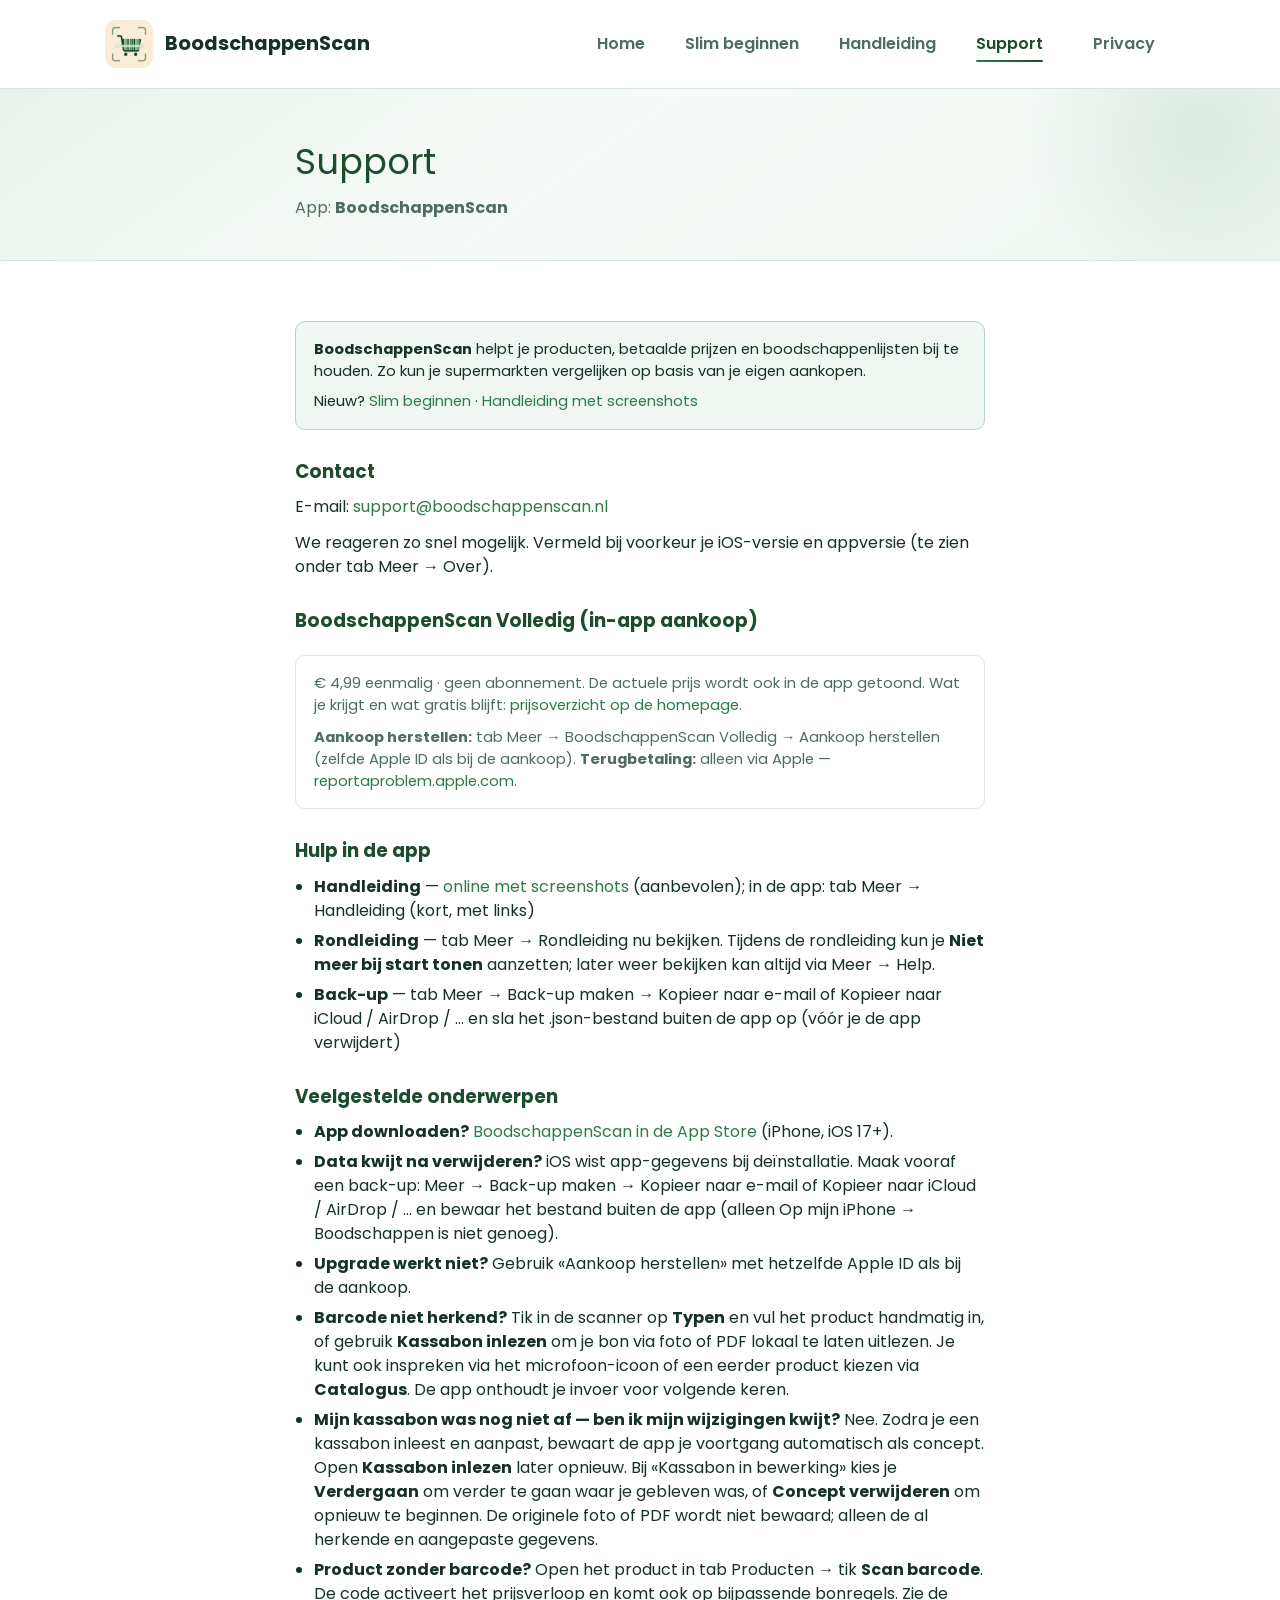
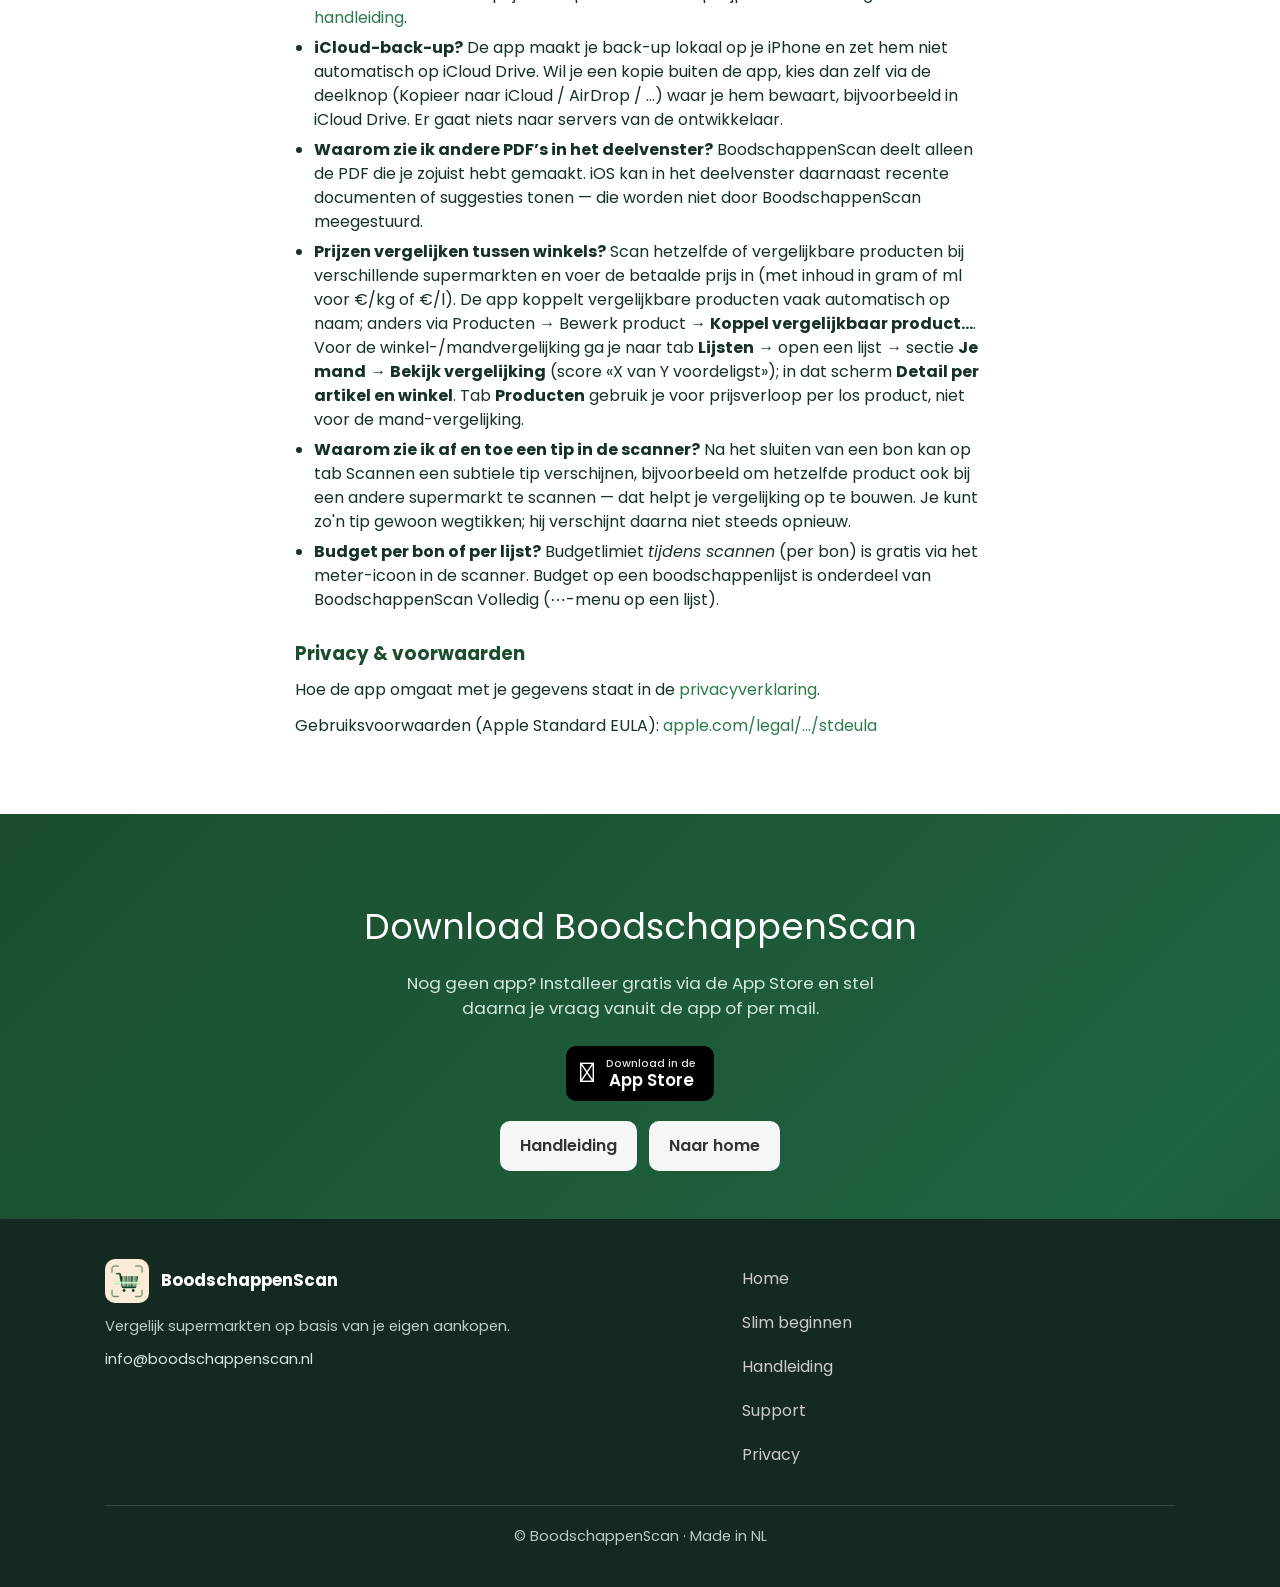
<file: support.html>
<!DOCTYPE html>

<html lang="nl">
<head>
<meta charset="utf-8"/>
<meta content="width=device-width, initial-scale=1" name="viewport"/>
<title>Support – BoodschappenScan</title>
<meta content="Support voor BoodschappenScan. Hulp bij producten scannen, betaalde prijzen invoeren, back-up, prijsvergelijking, Volledig en contact." name="description"/>
<meta content="index,follow" name="robots"/>
<link crossorigin="anonymous" href="https://cdnjs.cloudflare.com/ajax/libs/font-awesome/6.5.1/css/all.min.css" referrerpolicy="no-referrer" rel="stylesheet"/>
<link href="css/style.css?v=6" rel="stylesheet"/>
<link href="assets/app-icon.png" rel="icon" type="image/png"/>
<link href="assets/app-icon.png" rel="apple-touch-icon"/>
<link href="https://fonts.googleapis.com" rel="preconnect"/>
<link crossorigin="" href="https://fonts.gstatic.com" rel="preconnect"/>
<link href="https://fonts.googleapis.com/css2?family=Poppins:wght@300;400;600;700&amp;display=swap" rel="stylesheet"/>
</head>
<body>
<nav class="navbar">
<div class="container">
<div class="logo">
<a href="home.html">
<img alt="BoodschappenScan" src="assets/app-icon.png"/>
          BoodschappenScan
        </a>
</div>
<div class="main-menu">
<ul>
<li><a href="home.html">Home</a></li>
<li><a href="slimbeginnen.html">Slim beginnen</a></li>
<li><a href="handleiding.html">Handleiding</a></li>
<li><a class="active" href="support.html">Support</a></li>
<li><a href="index.html">Privacy</a></li>
</ul>
</div>
<button aria-controls="site-mobile-menu" aria-expanded="false" aria-label="Menu openen" class="hamburger-button" type="button">
<div class="hamburger-line"></div>
<div class="hamburger-line"></div>
<div class="hamburger-line"></div>
</button>
</div>
</nav>
<button aria-label="Menu sluiten" class="mobile-menu-backdrop" hidden="" type="button"></button>
<div class="mobile-menu" id="site-mobile-menu">
<ul>
<li><a href="home.html">Home</a></li>
<li><a href="slimbeginnen.html">Slim beginnen</a></li>
<li><a href="handleiding.html">Handleiding</a></li>
<li><a class="active" href="support.html">Support</a></li>
<li><a href="index.html">Privacy</a></li>
</ul>
</div>
<section class="page-hero">
<div class="container-md">
<h1 class="text-xl" style="margin:0;">Support</h1>
<p class="meta">App: <strong>BoodschappenScan</strong></p>
</div>
</section>
<div class="content-page">
<div class="container-md">
<div class="box box-accent">
<p style="margin:0 0 8px;"><strong>BoodschappenScan</strong> helpt je producten, betaalde prijzen en boodschappenlijsten bij te houden. Zo kun je supermarkten vergelijken op basis van je eigen aankopen.</p>
<p style="margin:0;">Nieuw? <a href="slimbeginnen.html">Slim beginnen</a> · <a href="handleiding.html">Handleiding met screenshots</a></p>
</div>
<h2>Contact</h2>
<p>E-mail: <a href="mailto:support@boodschappenscan.nl">support@boodschappenscan.nl</a></p>
<p>We reageren zo snel mogelijk. Vermeld bij voorkeur je iOS-versie en appversie (te zien onder tab Meer → Over).</p>
<h2>BoodschappenScan Volledig (in-app aankoop)</h2>
<div class="box">
<p style="margin:0 0 10px;">€ 4,99 eenmalig · geen abonnement. De actuele prijs wordt ook in de app getoond. Wat je krijgt en wat gratis blijft: <a href="home.html#pricing">prijsoverzicht op de homepage</a>.</p>
<p style="margin:0;"><strong>Aankoop herstellen:</strong> tab Meer → BoodschappenScan Volledig → Aankoop herstellen (zelfde Apple ID als bij de aankoop). <strong>Terugbetaling:</strong> alleen via Apple — <a href="https://reportaproblem.apple.com" rel="noopener noreferrer">reportaproblem.apple.com</a>.</p>
</div>
<h2>Hulp in de app</h2>
<ul>
<li><strong>Handleiding</strong> — <a href="handleiding.html">online met screenshots</a> (aanbevolen); in de app: tab Meer → Handleiding (kort, met links)</li>
<li><strong>Rondleiding</strong> — tab Meer → Rondleiding nu bekijken. Tijdens de rondleiding kun je <strong>Niet meer bij start tonen</strong> aanzetten; later weer bekijken kan altijd via Meer → Help.</li>
<li><strong>Back-up</strong> — tab Meer → Back-up maken → Kopieer naar e-mail of Kopieer naar iCloud / AirDrop / … en sla het .json-bestand buiten de app op (vóór je de app verwijdert)</li>
</ul>
<h2>Veelgestelde onderwerpen</h2>
<ul>
<li><strong>App downloaden?</strong> <a href="https://apps.apple.com/nl/app/boodschappenscan/id6769793231" rel="noopener noreferrer" target="_blank">BoodschappenScan in de App Store</a> (iPhone, iOS 17+).</li>
<li><strong>Data kwijt na verwijderen?</strong> iOS wist app-gegevens bij deïnstallatie. Maak vooraf een back-up: Meer → Back-up maken → Kopieer naar e-mail of Kopieer naar iCloud / AirDrop / … en bewaar het bestand buiten de app (alleen Op mijn iPhone → Boodschappen is niet genoeg).</li>
<li><strong>Upgrade werkt niet?</strong> Gebruik «Aankoop herstellen» met hetzelfde Apple ID als bij de aankoop.</li>
<li><strong>Barcode niet herkend?</strong> Tik in de scanner op <strong>Typen</strong> en vul het product handmatig in, of gebruik <strong>Kassabon inlezen</strong> om je bon via foto of PDF lokaal te laten uitlezen. Je kunt ook inspreken via het microfoon-icoon of een eerder product kiezen via <strong>Catalogus</strong>. De app onthoudt je invoer voor volgende keren.</li>
<li><strong>Mijn kassabon was nog niet af — ben ik mijn wijzigingen kwijt?</strong> Nee. Zodra je een kassabon inleest en aanpast, bewaart de app je voortgang automatisch als concept. Open <strong>Kassabon inlezen</strong> later opnieuw. Bij «Kassabon in bewerking» kies je <strong>Verdergaan</strong> om verder te gaan waar je gebleven was, of <strong>Concept verwijderen</strong> om opnieuw te beginnen. De originele foto of PDF wordt niet bewaard; alleen de al herkende en aangepaste gegevens.</li>
<li><strong>Product zonder barcode?</strong> Open het product in tab Producten → tik <strong>Scan barcode</strong>. De code activeert het prijsverloop en komt ook op bijpassende bonregels. Zie de <a href="handleiding.html#barcode-scannen">handleiding</a>.</li>
<li><strong>iCloud-back-up?</strong> De app maakt je back-up lokaal op je iPhone en zet hem niet automatisch op iCloud Drive. Wil je een kopie buiten de app, kies dan zelf via de deelknop (Kopieer naar iCloud / AirDrop / …) waar je hem bewaart, bijvoorbeeld in iCloud Drive. Er gaat niets naar servers van de ontwikkelaar.</li>
<li><strong>Waarom zie ik andere PDF’s in het deelvenster?</strong> BoodschappenScan deelt alleen de PDF die je zojuist hebt gemaakt. iOS kan in het deelvenster daarnaast recente documenten of suggesties tonen — die worden niet door BoodschappenScan meegestuurd.</li>
<li><strong>Prijzen vergelijken tussen winkels?</strong> Scan hetzelfde of vergelijkbare producten bij verschillende supermarkten en voer de betaalde prijs in (met inhoud in gram of ml voor €/kg of €/l). De app koppelt vergelijkbare producten vaak automatisch op naam; anders via Producten → Bewerk product → <strong>Koppel vergelijkbaar product…</strong>. Voor de winkel-/mandvergelijking ga je naar tab <strong>Lijsten</strong> → open een lijst → sectie <strong>Je mand</strong> → <strong>Bekijk vergelijking</strong> (score «X van Y voordeligst»); in dat scherm <strong>Detail per artikel en winkel</strong>. Tab <strong>Producten</strong> gebruik je voor prijsverloop per los product, niet voor de mand-vergelijking.</li>
<li><strong>Waarom zie ik af en toe een tip in de scanner?</strong> Na het sluiten van een bon kan op tab Scannen een subtiele tip verschijnen, bijvoorbeeld om hetzelfde product ook bij een andere supermarkt te scannen — dat helpt je vergelijking op te bouwen. Je kunt zo'n tip gewoon wegtikken; hij verschijnt daarna niet steeds opnieuw.</li>
<li><strong>Budget per bon of per lijst?</strong> Budgetlimiet <em>tijdens scannen</em> (per bon) is gratis via het meter-icoon in de scanner. Budget op een boodschappenlijst is onderdeel van BoodschappenScan Volledig (⋯-menu op een lijst).</li>
</ul>
<h2>Privacy &amp; voorwaarden</h2>
<p>Hoe de app omgaat met je gegevens staat in de <a href="index.html">privacyverklaring</a>.</p>
<p>Gebruiksvoorwaarden (Apple Standard EULA): <a href="https://www.apple.com/legal/internet-services/itunes/dev/stdeula/" rel="noopener noreferrer">apple.com/legal/…/stdeula</a></p>
</div>
</div>
<section class="cta-band bg-dark">
<div class="container-sm text-center">
<h2 class="text-xl cta-title">Download BoodschappenScan</h2>
<p class="cta-lead">
        Nog geen app? Installeer gratis via de App Store en stel daarna je vraag vanuit de app of per mail.
      </p>
<div class="app-store-block">
<a class="app-store-badge app-store-badge--live" href="https://apps.apple.com/nl/app/boodschappenscan/id6769793231" rel="noopener noreferrer" target="_blank">
<span aria-hidden="true" class="app-store-badge-icon"></span>
<span class="app-store-badge-text">
<small>Download in de</small>
<strong>App Store</strong>
</span>
</a>
</div>
<div class="cta-buttons">
<a class="btn btn-light" href="handleiding.html">Handleiding</a>
<a class="btn btn-light" href="home.html">Naar home</a>
</div>
</div>
</section>
<footer class="footer bg-black">
<div class="container">
<div class="footer-simple">
<div class="footer-brand">
<a href="home.html">
<img alt="" height="44" src="assets/app-icon.png" width="44"/>
<strong>BoodschappenScan</strong>
</a>
<p>Vergelijk supermarkten op basis van je eigen aankopen.</p>
<a href="mailto:info@boodschappenscan.nl">info@boodschappenscan.nl</a>
</div>
<div class="footer-links">
<ul>
<li><a href="home.html">Home</a></li>
<li><a href="slimbeginnen.html">Slim beginnen</a></li>
<li><a href="handleiding.html">Handleiding</a></li>
<li><a href="support.html">Support</a></li>
<li><a href="index.html">Privacy</a></li>
</ul>
</div>
</div>
<div class="footer-bottom">
        © BoodschappenScan · Made in NL
      </div>
</div>
</footer>
<script src="js/main.js?v=4"></script>
</body>
</html>
</file>
<file: css/style.css>
* {
  margin: 0;
  padding: 0;
  box-sizing: border-box;
}

:root {
  --primary-color: #1b4d2e;
  --primary-light: #2d7a4a;
  --light-color: #f4f7f5;
  --dark-color: #163126;
  --green-dark: #142920;
  --green-mid: #1b4d2e;
  --muted-color: #4f6c60;
  --line-color: #d7e6df;
}

body {
  font-family: 'Poppins', sans-serif;
  font-size: 16px;
  line-height: 1.5;
  background-color: #fff;
  color: var(--dark-color);
}

a {
  text-decoration: none;
  color: var(--primary-light);
}

ul {
  list-style: none;
}

img {
  max-width: 100%;
  height: auto;
}

/* iPhone-screenshots (1024×2226) — hoogte volgt altijd uit bestand */
.app-screenshot {
  display: block;
  width: 100%;
  height: auto;
  vertical-align: top;
}

/* Strakke telefoon-export met transparante hoeken — geen extra zwarte rand */
.device-shot {
  line-height: 0;
  width: 280px;
  max-width: 100%;
  filter: drop-shadow(0 14px 28px rgba(22, 49, 38, 0.16));
  isolation: isolate;
}

.device-shot .app-screenshot {
  border-radius: 0;
  width: 100%;
  height: auto;
  display: block;
  /* Voorkom grijs halo-fringe bij schalen in Safari/Chrome */
  -webkit-backface-visibility: hidden;
  backface-visibility: hidden;
}

.device-shot.is-zoomable,
.phone-frame.is-zoomable {
  cursor: zoom-in;
  touch-action: manipulation;
  -webkit-tap-highlight-color: rgba(27, 77, 46, 0.15);
}

.device-shot.is-zoomable .app-screenshot,
.phone-frame.is-zoomable .app-screenshot {
  cursor: zoom-in;
  pointer-events: none;
  -webkit-user-drag: none;
  user-select: none;
}

/* Rechte screenshots zonder telefoonvorm — optionele donkere rand */
.phone-frame {
  background: #111;
  border-radius: 28px;
  padding: 8px;
  box-shadow: 0 16px 40px rgba(22, 49, 38, 0.18);
  line-height: 0;
  width: 280px;
  max-width: 100%;
}

.phone-frame .app-screenshot {
  border-radius: 22px;
}

/* Navbar */

.navbar {
  background-color: rgba(255, 255, 255, 0.92);
  backdrop-filter: blur(12px);
  -webkit-backdrop-filter: blur(12px);
  padding: 20px;
  position: sticky;
  top: 0;
  z-index: 200;
  overflow: visible;
  border-bottom: 1px solid var(--line-color);
  transition:
    box-shadow 0.35s ease,
    padding 0.35s ease,
    background-color 0.35s ease,
    border-color 0.35s ease;
}

.navbar.is-scrolled {
  padding: 14px 20px;
  border-bottom-color: transparent;
  box-shadow: 0 8px 28px rgba(22, 49, 38, 0.08);
  background-color: rgba(255, 255, 255, 0.97);
}

.navbar .container {
  display: flex;
  justify-content: space-between;
  align-items: center;
}

.navbar .logo a {
  display: flex;
  align-items: center;
  gap: 12px;
  color: var(--dark-color);
  font-weight: 700;
  font-size: 1.22rem;
}

.navbar .logo img {
  width: 48px;
  height: 48px;
  border-radius: 11px;
}

.navbar .main-menu ul {
  display: flex;
  align-items: center;
}

.navbar .main-menu ul li a {
  padding: 10px 20px;
  display: block;
  font-weight: 600;
  transition: color 0.25s ease;
  color: var(--muted-color);
  position: relative;
}

.navbar .main-menu ul li a::after {
  content: '';
  position: absolute;
  left: 20px;
  right: 20px;
  bottom: 4px;
  height: 2px;
  border-radius: 2px;
  background: linear-gradient(90deg, var(--primary-light), var(--primary-color));
  transform: scaleX(0);
  transform-origin: left center;
  transition: transform 0.3s ease;
}

.navbar .main-menu ul li a:hover::after,
.navbar .main-menu ul li a.active::after {
  transform: scaleX(1);
}

.navbar .main-menu ul li a:hover {
  color: var(--primary-color);
}

.navbar .main-menu ul li a.active:not(.btn) {
  color: var(--primary-color);
}

.navbar .main-menu ul li a.btn.active {
  box-shadow: inset 0 0 0 2px rgba(255, 255, 255, 0.5);
}

.navbar .main-menu ul li:last-child a {
  margin-left: 10px;
}

.navbar .main-menu ul li a i {
  margin-right: 5px;
}

/* Hero */

.hero {
  margin-bottom: 50px;
}

.hero .container {
  background: linear-gradient(145deg, #e8f3ec 0%, #f7faf8 45%, #eef6f1 100%);
  border-radius: 16px;
  display: flex;
  align-items: center;
  justify-content: space-between;
  gap: 32px;
  padding: 40px 30px 32px;
  position: relative;
  overflow: hidden;
  isolation: isolate;
}

.hero .container::before,
.hero .container::after {
  content: '';
  position: absolute;
  border-radius: 50%;
  pointer-events: none;
  z-index: 0;
}

.hero .container::before {
  width: min(420px, 70vw);
  height: min(420px, 70vw);
  top: -120px;
  right: -80px;
  background: radial-gradient(circle, rgba(45, 122, 74, 0.14) 0%, transparent 68%);
}

.hero .container::after {
  width: min(280px, 50vw);
  height: min(280px, 50vw);
  bottom: -100px;
  left: -60px;
  background: radial-gradient(circle, rgba(27, 77, 46, 0.1) 0%, transparent 70%);
}

.hero .hero-content,
.hero .hero-visual {
  position: relative;
  z-index: 1;
}

.hero .hero-content {
  flex: 1 1 55%;
  max-width: 55%;
  min-width: 0;
}

.hero-visual {
  flex: 0 0 auto;
  max-width: 32%;
}

.hero-visual .device-shot {
  width: 280px;
}

.hero .hero-text {
  width: 95%;
  margin-bottom: 20px;
  color: var(--muted-color);
}

.hero-heading .hero-subline {
  display: block;
  margin-top: 12px;
  font-size: 0.58em;
  font-weight: 600;
  line-height: 1.35;
  color: var(--primary-light);
}

.section-lead {
  margin-top: -10px;
  color: var(--muted-color);
}

.section-heading {
  margin-bottom: 8px;
  margin-top: 0;
}

.section-subline {
  display: block;
  margin-top: 10px;
  font-size: 0.72em;
  font-weight: 500;
  line-height: 1.4;
  opacity: 0.92;
}

.hero .hero-buttons {
  display: flex;
  flex-wrap: wrap;
  gap: 12px;
  margin-bottom: 24px;
}

.hero-trust {
  display: flex;
  flex-wrap: wrap;
  gap: 10px 22px;
  font-size: 0.88rem;
  color: var(--muted-color);
}

.hero-trust span {
  display: inline-flex;
  align-items: center;
  gap: 10px;
}

.hero-trust span::before {
  content: '\2713';
  color: var(--primary-light);
  font-weight: 700;
  flex-shrink: 0;
}

/* App Store badge */

.app-store-block {
  margin-bottom: 20px;
}

.app-store-badge {
  display: inline-flex;
  align-items: center;
  gap: 12px;
  padding: 11px 18px 11px 14px;
  border-radius: 10px;
  max-width: 100%;
}

.app-store-badge--live {
  background: #000;
  color: #fff;
}

.app-store-badge-icon {
  font-size: 1.75rem;
  line-height: 1;
}

.app-store-badge-text {
  display: flex;
  flex-direction: column;
  line-height: 1.2;
}

.app-store-badge-text small {
  font-size: 0.68rem;
  font-weight: 500;
  opacity: 0.88;
}

.app-store-badge-text strong {
  font-size: 1.05rem;
  font-weight: 600;
}

/* 3 stappen */

.steps {
  padding: 56px 0;
  background-color: var(--green-dark);
  color: #fff;
}

.steps-title {
  color: #fff;
  margin-top: 0;
}

.steps-lead {
  max-width: 540px;
  margin: 0 auto 36px;
  color: #d4e8dc;
  font-size: 1.05rem;
  line-height: 1.55;
}

.steps-layout {
  display: grid;
  grid-template-columns: 1fr auto;
  gap: 40px;
  align-items: center;
}

.steps-list {
  list-style: none;
  display: flex;
  flex-direction: column;
  gap: 28px;
}

.step-item {
  display: flex;
  gap: 18px;
  align-items: flex-start;
}

.step-num {
  flex-shrink: 0;
  width: 40px;
  height: 40px;
  border-radius: 50%;
  background: rgba(255, 255, 255, 0.15);
  color: #fff;
  font-weight: 700;
  font-size: 1.1rem;
  display: flex;
  align-items: center;
  justify-content: center;
}

.step-item h3 {
  margin: 0 0 6px;
  font-size: 1.1rem;
  color: #fff;
}

.step-item p {
  margin: 0;
  color: #d4e8dc;
  font-size: 0.95rem;
  line-height: 1.5;
}

.steps-visual .device-shot {
  width: 260px;
}

.steps-cta {
  margin-top: 36px;
  display: flex;
  flex-wrap: wrap;
  gap: 12px;
  justify-content: center;
}

.steps .btn-primary {
  background-color: #fff;
  color: var(--green-dark);
}

.steps .btn-primary:hover {
  background-color: #e8f3ec;
  opacity: 1;
}

/* CTA band */

.cta-band {
  padding: 48px 0;
  text-align: center;
}

.cta-title {
  color: #fff;
  margin-top: 0;
}

.cta-lead {
  color: #d4e8dc;
  max-width: 480px;
  margin: 0 auto 24px;
  font-size: 1.05rem;
}

.cta-buttons {
  display: flex;
  flex-wrap: wrap;
  gap: 12px;
  justify-content: center;
}

.cta-band .app-store-block {
  display: flex;
  justify-content: center;
  margin: 0 auto 20px;
}

.btn-light {
  background-color: rgba(255, 255, 255, 0.12);
  color: #fff;
  border: 1px solid rgba(255, 255, 255, 0.25);
}

.btn-light:hover {
  background-color: rgba(255, 255, 255, 0.2);
  opacity: 1;
}

.cta-band .btn-primary {
  background-color: #fff;
  color: var(--green-mid);
}

.cta-band .btn-primary:hover {
  background-color: #e8f3ec;
  opacity: 1;
}

/* Features grid (screenshots) */

.features {
  padding: 40px 0;
}

.features-grid {
  display: grid;
  grid-template-columns: repeat(6, 1fr);
  gap: 24px;
  margin-top: 20px;
  align-items: stretch;
}

.features-grid .card {
  grid-column: span 2;
}

.features-grid .card {
  display: flex;
  flex-direction: column;
  height: 100%;
}

.features-grid .screenshot-wrap {
  display: flex;
  justify-content: center;
  margin-bottom: 14px;
}

.features-grid .card h4 {
  margin-bottom: 8px;
  color: var(--primary-color);
}

.features-grid .card p {
  font-size: 0.92rem;
  color: var(--muted-color);
  min-height: 3.1em;
}

.features-grid .card p strong {
  color: var(--primary-color);
  font-weight: 600;
}

.screenshot-wrap {
  display: flex;
  justify-content: center;
}

.features-grid .screenshot-wrap .phone-frame {
  width: 260px;
}

.features-grid .screenshot-wrap .device-shot {
  width: 260px;
}

/* Pricing */

.pricing {
  padding: 40px 0;
}

.pricing .pricing-grid {
  display: grid;
  grid-template-columns: repeat(2, 1fr);
  gap: 30px;
  margin-top: 50px;
}

.pricing .pricing-card-subheading {
  margin-bottom: 30px;
  color: var(--muted-color);
}

.pricing .pricing-card-price {
  margin-bottom: 30px;
  padding: 20px 0;
  border-bottom: 1px solid #ccc;
}

.pricing ul {
  margin: 30px 0;
}

.pricing ul li {
  display: flex;
  align-items: flex-start;
  gap: 10px;
  margin-bottom: 20px;
}

.pricing ul li i {
  margin-right: 0;
  flex-shrink: 0;
  margin-top: 0.15em;
  color: var(--primary-light);
}

.pricing .pricing-footer {
  margin: 30px 0;
  color: var(--muted-color);
}

.pricing .card.bg-black {
  background-color: var(--green-dark);
  color: #fff;
}

.pricing .card.bg-black ul li,
.pricing .card.bg-black p {
  color: #e8f0eb;
}

.pricing .card.bg-black .pricing-card-price {
  border-bottom-color: rgba(255, 255, 255, 0.2);
}

/* FAQ */

.faq {
  padding: 40px 0;
}

.faq .faq-group {
  border-bottom: 1px solid #ccc;
  padding-bottom: 20px;
}

.faq .faq-group .faq-group-header {
  padding: 20px 0;
  margin-bottom: 15px;
  position: relative;
  cursor: pointer;
}

.faq .faq-group .faq-group-header h4 {
  font-weight: 600;
  width: 95%;
}

.faq .faq-group .faq-group-header i {
  position: absolute;
  right: 0;
  top: 35px;
  font-size: 1.3rem;
  cursor: pointer;
}

.faq .faq-group .faq-group-body {
  display: grid;
  grid-template-rows: 0fr;
  color: var(--muted-color);
  transition: grid-template-rows 0.42s cubic-bezier(0.4, 0, 0.2, 1);
}

.faq .faq-group .faq-group-body > p {
  overflow: hidden;
  margin: 0;
}

.faq .faq-group .faq-group-body.open {
  grid-template-rows: 1fr;
}

/* Footer */

.footer {
  padding: 40px 0;
}

.footer h4 {
  margin-bottom: 10px;
}

.footer ul li {
  line-height: 2.5;
}

.footer a {
  color: #ccc;
}

.footer a:hover {
  color: #fff;
}

.footer i {
  font-size: 1.5rem;
  margin-right: 10px;
}

.footer-grid {
  display: grid;
  grid-template-columns: 2fr 1fr 1fr 1fr;
  gap: 30px;
  justify-content: center;
  align-items: start;
}

.footer-simple {
  display: grid;
  grid-template-columns: 1.4fr 1fr;
  gap: 32px;
  align-items: start;
}

.footer-brand a {
  display: inline-flex;
  align-items: center;
  gap: 12px;
  color: #fff;
  font-size: 1.05rem;
  margin-bottom: 12px;
}

.footer-brand a img {
  border-radius: 10px;
}

.footer-brand p {
  color: #b8cfc4;
  font-size: 0.92rem;
  margin: 0 0 10px;
  max-width: 28em;
}

.footer-brand > a[href^="mailto"] {
  color: #d4e8dc;
  font-size: 0.92rem;
}

.footer-links ul {
  display: flex;
  flex-direction: column;
  gap: 4px;
}

.footer .card {
  margin: 20px 30px 30px 0;
}

.footer .card p {
  color: var(--muted-color);
}

.footer .logo-footer img {
  width: 44px;
  height: 44px;
  border-radius: 10px;
  margin-bottom: 16px;
}

/* Subpages */

.page-hero {
  background: linear-gradient(145deg, #e8f3ec 0%, #f7faf8 45%, #eef6f1 100%);
  border-bottom: 1px solid var(--line-color);
  padding: 48px 0 40px;
  position: relative;
  overflow: hidden;
}

.page-hero::before {
  content: '';
  position: absolute;
  width: 360px;
  height: 360px;
  top: -140px;
  right: -100px;
  border-radius: 50%;
  background: radial-gradient(circle, rgba(45, 122, 74, 0.1) 0%, transparent 70%);
  pointer-events: none;
}

.page-hero h1 {
  color: var(--primary-color);
}

.page-hero .meta {
  color: var(--muted-color);
  margin-top: 10px;
}

.content-page {
  padding: 40px 0 64px;
}

.content-page h2 {
  font-size: 1.15rem;
  margin: 28px 0 10px;
  color: var(--primary-color);
}

.content-page h3 {
  font-size: 1rem;
  margin: 18px 0 8px;
}

.content-page p {
  margin: 0 0 12px;
}

.content-page ul {
  list-style: disc;
  padding-left: 1.2rem;
  margin: 0 0 12px;
}

.content-page li {
  margin-bottom: 6px;
}

.content-page .box {
  background: #fff;
  border: 1px solid var(--line-color);
  border-radius: 10px;
  padding: 16px 18px;
  margin: 20px 0;
  font-size: 0.92rem;
  color: var(--muted-color);
}

.content-page .box-accent {
  border-color: #b8d4c4;
  background: #f0f7f3;
  color: var(--dark-color);
}

.content-page .history p {
  margin-bottom: 10px;
  color: var(--muted-color);
  font-size: 0.92rem;
}

/* Utility Classes */

.container {
  max-width: 1100px;
  margin: 0 auto;
  padding: 0 15px;
}

.container-sm {
  max-width: 800px;
  margin: 0 auto;
  padding: 0 15px;
}

.container-md {
  max-width: 720px;
  margin: 0 auto;
  padding: 0 15px;
}

/* Cards */

.card {
  background-color: #fff;
  color: black;
  border-radius: 10px;
  padding: 20px;
  border: 1px solid rgba(215, 230, 223, 0.65);
}

/* Buttons */

.btn {
  display: inline-block;
  padding: 13px 20px;
  background-color: var(--light-color);
  color: #333;
  font-weight: 600;
  text-decoration: none;
  border: none;
  border-radius: 10px;
  cursor: pointer;
  transition: 0.5s;
}

.btn:hover {
  opacity: 0.85;
}

/* Subtiele beweging (respecteert prefers-reduced-motion) */

@media (prefers-reduced-motion: no-preference) {
  html {
    scroll-behavior: smooth;
  }

  @keyframes blob-drift {
    0% {
      transform: translate(0, 0) scale(1);
    }
    100% {
      transform: translate(-18px, 14px) scale(1.06);
    }
  }

  @keyframes float-phone {
    0%,
    100% {
      transform: translateY(0);
    }
    50% {
      transform: translateY(-12px);
    }
  }

  @keyframes gradient-shift {
    0%,
    100% {
      background-position: 0% 50%;
    }
    50% {
      background-position: 100% 50%;
    }
  }

  @keyframes fade-up-in {
    from {
      opacity: 0;
      transform: translateY(12px);
    }
    to {
      opacity: 1;
      transform: translateY(0);
    }
  }

  .hero .container::before {
    animation: blob-drift 14s ease-in-out infinite alternate;
  }

  .hero .container::after {
    animation: blob-drift 18s ease-in-out infinite alternate-reverse;
  }

  .steps-visual .device-shot {
    animation: float-phone 6.5s ease-in-out infinite;
    animation-delay: 0.8s;
  }

  .cta-band.bg-dark {
    background: linear-gradient(
      135deg,
      var(--green-mid) 0%,
      #1f6340 45%,
      var(--green-dark) 100%
    );
    background-size: 200% 200%;
    animation: gradient-shift 14s ease infinite;
  }

  .reveal {
    opacity: 0;
    transform: translateY(18px);
    transition:
      opacity 0.65s cubic-bezier(0.22, 1, 0.36, 1),
      transform 0.65s cubic-bezier(0.22, 1, 0.36, 1);
  }

  .reveal.is-visible {
    opacity: 1;
    transform: translateY(0);
  }

  .reveal-scale {
    opacity: 0;
    transform: scale(0.96);
    transition:
      opacity 0.55s ease,
      transform 0.55s cubic-bezier(0.22, 1, 0.36, 1);
  }

  .reveal-scale.is-visible {
    opacity: 1;
    transform: scale(1);
  }

  .hero .hero-visual.reveal {
    transform: translateY(18px) scale(0.98);
  }

  .hero .hero-visual.reveal.is-visible {
    transform: translateY(0) scale(1);
  }

  .hero .hero-visual.reveal.is-visible .device-shot {
    animation: float-phone 5.5s ease-in-out infinite;
  }

  .text-center.section-heading::after {
    content: '';
    display: block;
    width: 52px;
    height: 3px;
    border-radius: 2px;
    margin: 14px auto 0;
    background: linear-gradient(90deg, var(--primary-light), var(--primary-color));
    transform: scaleX(0);
    transition: transform 0.55s cubic-bezier(0.22, 1, 0.36, 1) 0.15s;
  }

  .text-center.section-heading.reveal.is-visible::after,
  .text-center.section-heading.is-accent-visible::after {
    transform: scaleX(1);
  }

  .steps.bg-black .text-center.section-heading::after {
    background: linear-gradient(90deg, #8fd4a8, #d4e8dc);
  }

  .features-grid .card,
  .pricing-grid .card {
    transition:
      transform 0.32s cubic-bezier(0.22, 1, 0.36, 1),
      box-shadow 0.32s ease,
      border-color 0.32s ease;
  }

  .device-shot.is-zoomable,
  .phone-frame.is-zoomable {
    transition: transform 0.28s ease, filter 0.28s ease;
  }

  .btn {
    transition:
      opacity 0.25s ease,
      transform 0.25s ease,
      background-color 0.25s ease,
      box-shadow 0.25s ease;
  }

  .btn-primary {
    box-shadow: 0 4px 14px rgba(27, 77, 46, 0.22);
  }

  .btn:active {
    transform: translateY(0);
  }

  .step-num {
    transition: transform 0.3s ease, background-color 0.3s ease, box-shadow 0.3s ease;
  }

  .step-item.reveal.is-visible .step-num {
    box-shadow: 0 6px 16px rgba(45, 122, 74, 0.25);
  }

  .faq .faq-group-header i {
    transition: transform 0.3s ease, color 0.25s ease;
  }

  .content-page .box,
  .guide-intro .box {
    transition:
      transform 0.35s ease,
      box-shadow 0.35s ease;
  }

  .guide-step.reveal.is-visible .guide-step-num {
    box-shadow: 0 6px 16px rgba(27, 77, 46, 0.28);
  }

  @media (hover: hover) and (pointer: fine) {
    .features-grid .card:hover,
    .pricing-grid .card:hover {
      transform: translateY(-6px);
      box-shadow: 0 16px 36px rgba(22, 49, 38, 0.12);
      border-color: rgba(184, 212, 196, 0.9);
    }

    .device-shot.is-zoomable:hover,
    .phone-frame.is-zoomable:hover {
      transform: translateY(-4px);
      filter: drop-shadow(0 18px 34px rgba(22, 49, 38, 0.2));
    }

    .btn:hover {
      transform: translateY(-2px);
    }

    .btn-primary:hover {
      box-shadow: 0 8px 22px rgba(27, 77, 46, 0.28);
    }

    .step-item:hover .step-num {
      transform: scale(1.08);
    }

    .content-page .box:hover,
    .guide-intro .box:hover {
      box-shadow: 0 10px 28px rgba(22, 49, 38, 0.07);
    }

    .navbar .logo a:hover img {
      transform: scale(1.04) rotate(-2deg);
    }
  }

  .navbar .logo img {
    transition: transform 0.35s cubic-bezier(0.22, 1, 0.36, 1);
  }
}

@media (prefers-reduced-motion: reduce) {
  html {
    scroll-behavior: auto;
  }

  .hamburger-button .hamburger-line,
  .mobile-menu,
  .mobile-menu-backdrop {
    transition: none;
  }
}

.btn-primary {
  background-color: var(--primary-color);
  color: #fff;
}

.btn-dark {
  background-color: var(--dark-color);
  color: #fff;
}

.btn-block {
  display: block;
  width: 100%;
  text-align: center;
}

/* Text Classes */

.text-xxl {
  font-size: 3rem;
  line-height: 1.2;
  font-weight: 600;
  margin: 0 0 20px;
  color: var(--primary-color);
}

.text-xl {
  font-size: 2.2rem;
  line-height: 1.4;
  font-weight: normal;
  margin: 40px 0 20px;
}

.text-lg {
  font-size: 1.8rem;
  line-height: 1.4;
  font-weight: normal;
  margin: 20px 0 10px;
}

.text-md {
  font-size: 1.2rem;
  line-height: 1.4;
  font-weight: normal;
  margin: 30px 0 20px;
}

.text-sm {
  font-size: 0.9rem;
  line-height: 1.4;
  font-weight: normal;
  margin: 10px 0 5px;
}

.text-center {
  text-align: center;
}

/* Background */

.bg-primary {
  background-color: var(--primary-color);
  color: #fff;
}

.bg-light {
  background-color: var(--light-color);
  color: #333;
}

.bg-dark {
  background-color: var(--green-mid);
  color: #fff;
}

.bg-black {
  background-color: var(--green-dark);
  color: #fff;
}

.footer.bg-black {
  background-color: var(--green-dark);
}

.footer-bottom {
  margin-top: 30px;
  padding-top: 20px;
  border-top: 1px solid rgba(255, 255, 255, 0.15);
  text-align: center;
  font-size: 0.9rem;
  color: #b8cfc4;
}

/* Hamburger Button */

.hamburger-button {
  display: none;
  background: none;
  border: none;
  cursor: pointer;
  padding: 10px;
  z-index: 1000;
}

.hamburger-button .hamburger-line {
  width: 30px;
  height: 3px;
  background: #333;
  margin: 6px 0;
  transition:
    transform 0.22s ease,
    opacity 0.18s ease;
}

.hamburger-button.is-active .hamburger-line:nth-child(1) {
  transform: translateY(9px) rotate(45deg);
}

.hamburger-button.is-active .hamburger-line:nth-child(2) {
  opacity: 0;
}

.hamburger-button.is-active .hamburger-line:nth-child(3) {
  transform: translateY(-9px) rotate(-45deg);
}

/* Mobile Menu */

.mobile-menu-backdrop {
  position: fixed;
  inset: 0;
  z-index: 190;
  margin: 0;
  padding: 0;
  border: none;
  background: rgba(20, 41, 32, 0.45);
  opacity: 0;
  visibility: hidden;
  transition: opacity 0.24s ease, visibility 0.24s ease;
  cursor: pointer;
}

.mobile-menu-backdrop.is-visible {
  opacity: 1;
  visibility: visible;
}

body.menu-open {
  overflow: hidden;
  touch-action: none;
}

.mobile-menu {
  position: fixed;
  top: 0;
  right: -100%;
  width: min(280px, 85vw);
  max-width: 85vw;
  height: 100%;
  height: 100dvh;
  z-index: 260;
  background: #fff;
  box-shadow: -4px 0 24px rgba(0, 0, 0, 0.12);
  transition: right 0.24s ease-out;
  display: flex;
  flex-direction: column;
  overflow-y: auto;
  -webkit-overflow-scrolling: touch;
}

.mobile-menu.active {
  right: 0;
}

/* Scroll-reveal (.reveal { opacity: 0 }) mag menu-links nooit verbergen */
.mobile-menu,
.mobile-menu-backdrop,
.mobile-menu * {
  opacity: 1 !important;
  visibility: visible !important;
}

.mobile-menu ul,
.mobile-menu ul li,
.mobile-menu ul li a {
  transform: none !important;
}

.mobile-menu ul li a {
  color: var(--muted-color) !important;
}

.mobile-menu ul {
  margin: 0;
  padding-top: 96px;
  padding-bottom: 32px;
  padding-left: 24px;
  padding-right: 24px;
  /* Safari (iOS/macOS) voegt anders standaard inspringing toe aan lijsten */
  -webkit-padding-start: 24px;
  -webkit-padding-end: 24px;
  width: 100%;
  list-style: none;
  display: flex;
  flex-direction: column;
  align-items: stretch;
  gap: 0;
  text-align: left;
}

.mobile-menu ul li {
  margin: 0;
  padding: 0;
  width: 100%;
  list-style: none;
  -webkit-margin-start: 0;
  margin-inline-start: 0;
  -webkit-padding-start: 0;
  padding-inline-start: 0;
  text-align: left;
}

.mobile-menu ul li a {
  display: block;
  width: 100%;
  max-width: 100%;
  margin: 0;
  margin-inline-start: 0;
  -webkit-margin-start: 0;
  padding: 14px 0;
  padding-left: 0;
  padding-right: 0;
  -webkit-padding-start: 0;
  -webkit-padding-end: 0;
  font-size: 1.1rem;
  font-weight: 600;
  text-align: left;
  transition: color 0.2s ease;
  color: var(--muted-color);
  box-sizing: border-box;
  -webkit-box-sizing: border-box;
  align-self: stretch;
}

.mobile-menu ul li a:hover,
.mobile-menu ul li a.active {
  color: var(--primary-color);
}

.mobile-menu ul li:last-child a {
  margin-left: 0;
}

/* Screenshot lightbox (klik = 50% groter) */

.screenshot-lightbox {
  position: fixed;
  inset: 0;
  z-index: 1000;
  display: flex;
  align-items: center;
  justify-content: center;
  padding: 24px;
  background: rgba(20, 41, 32, 0.72);
  opacity: 0;
  visibility: hidden;
  transition: opacity 0.2s ease, visibility 0.2s ease;
}

.screenshot-lightbox.is-open {
  opacity: 1;
  visibility: visible;
}

.screenshot-lightbox-inner {
  position: relative;
  max-width: 90vw;
  max-height: 90vh;
  line-height: 0;
  filter: drop-shadow(0 20px 48px rgba(0, 0, 0, 0.35));
  transform: scale(0.96);
  transition: transform 0.2s ease;
}

.screenshot-lightbox.is-open .screenshot-lightbox-inner {
  transform: scale(1);
}

.screenshot-lightbox-img {
  display: block;
  width: auto;
  height: auto;
  max-width: 90vw;
  max-height: 90vh;
}

.screenshot-lightbox-close {
  position: absolute;
  top: 16px;
  right: 16px;
  z-index: 1001;
  width: 44px;
  height: 44px;
  border: none;
  border-radius: 50%;
  background: rgba(255, 255, 255, 0.15);
  color: #fff;
  font-size: 1.75rem;
  line-height: 1;
  cursor: pointer;
  transition: background 0.2s ease;
}

.screenshot-lightbox-close:hover {
  background: rgba(255, 255, 255, 0.28);
}

/* Media Queries */

@media (max-width: 960px) {
  .text-xxl {
    font-size: 2.5rem;
  }

}

@media (max-width: 670px) {
  .navbar .main-menu {
    display: none;
  }

  .navbar .hamburger-button {
    display: block;
    z-index: 270;
  }

  .hero .container {
    flex-direction: column;
    min-height: 0;
    align-items: center;
    padding-top: 30px;
    text-align: center;
  }

  .hero .hero-content {
    flex: none;
    max-width: 100%;
    width: 100%;
  }

  .hero-visual {
    order: -1;
    margin-bottom: 12px;
  }

  .hero-visual .device-shot {
    width: min(260px, 72vw);
  }

  .hero .hero-text {
    width: 100%;
  }

  .hero .hero-buttons {
    justify-content: center;
  }

  .hero-trust {
    justify-content: center;
  }

  .app-store-block {
    display: flex;
    flex-direction: column;
    align-items: center;
  }

  .steps-layout {
    grid-template-columns: 1fr;
  }

  .steps-visual {
    order: -1;
    display: flex;
    justify-content: center;
    margin-bottom: 8px;
  }

  .steps-header {
    text-align: center;
  }

  .pricing .pricing-grid,
  .features-grid,
  .footer-simple {
    grid-template-columns: 1fr;
  }

  .features-grid .card {
    grid-column: 1 / -1;
  }

  .footer-links ul {
    align-items: center;
  }

  .footer-simple {
    text-align: center;
  }

  .footer-brand a {
    justify-content: center;
  }

  .text-xl {
    font-size: 1.9rem;
  }

  .text-lg {
    font-size: 1.5rem;
  }

  .text-md {
    font-size: 1.1rem;
  }
}

@media (max-width: 500px) {
  .text-xxl {
    font-size: 2rem;
  }
}

/* App-handleiding (handleiding.html) */

.guide-intro {
  margin-bottom: 32px;
}

.guide-intro .box {
  padding: 18px 20px;
  border-radius: 10px;
  background: #fff;
  border: 1px solid var(--line-color);
  margin-bottom: 16px;
}

.guide-intro .box-accent {
  background: #e8f3ec;
  border-color: #c5dcc8;
}

.guide-warning {
  background: #fff4e6;
  border: 1px solid #f0d9a8;
  color: #5c4a1f;
}

.guide-layout {
  display: grid;
  grid-template-columns: 220px minmax(0, 1fr);
  gap: 40px;
  align-items: start;
  padding-bottom: 56px;
}

.guide-toc {
  position: sticky;
  top: 96px;
}

.guide-toc-title {
  font-size: 0.78rem;
  font-weight: 700;
  text-transform: uppercase;
  letter-spacing: 0.06em;
  color: var(--muted-color);
  margin: 0 0 12px;
}

.guide-toc nav ul {
  display: flex;
  flex-direction: column;
  gap: 2px;
}

.guide-toc nav a {
  display: block;
  padding: 8px 10px;
  border-radius: 8px;
  color: var(--dark-color);
  font-size: 0.92rem;
  font-weight: 500;
  transition: background 0.2s ease, color 0.2s ease;
}

.guide-toc nav a:hover {
  background: var(--light-color);
  color: var(--primary-color);
}

.guide-chapter {
  margin-bottom: 48px;
  padding-bottom: 48px;
  border-bottom: 1px solid var(--line-color);
  scroll-margin-top: 96px;
}

.guide-chapter-end {
  border-bottom: none;
  padding-bottom: 0;
}

.guide-chapter h2 {
  margin: 0 0 10px;
  color: var(--primary-color);
  font-size: 1.65rem;
}

.guide-chapter-lead {
  margin: 0 0 28px;
  color: var(--muted-color);
  max-width: 42em;
}

.guide-step {
  margin-bottom: 36px;
}

.guide-step:last-child {
  margin-bottom: 0;
}

.guide-step-head {
  display: flex;
  align-items: center;
  gap: 14px;
  margin-bottom: 10px;
}

.guide-step-num {
  flex-shrink: 0;
  width: 32px;
  height: 32px;
  border-radius: 50%;
  background: var(--primary-color);
  color: #fff;
  font-weight: 700;
  font-size: 0.95rem;
  display: flex;
  align-items: center;
  justify-content: center;
}

.guide-step h3 {
  margin: 0;
  font-size: 1.1rem;
  color: var(--dark-color);
}

.guide-step > p {
  margin: 0 0 16px;
  color: var(--muted-color);
  max-width: 42em;
}

.guide-figure {
  margin: 0;
  max-width: 300px;
}

.guide-step .guide-figure + .guide-figure {
  margin-top: 24px;
}

.guide-shot {
  width: 280px;
  max-width: 100%;
}

.guide-figure figcaption {
  margin-top: 10px;
  font-size: 0.85rem;
  color: var(--muted-color);
  line-height: 1.45;
}

.guide-placeholder {
  max-width: 300px;
  padding: 20px 18px;
  border: 2px dashed #c5dcc8;
  border-radius: 12px;
  background: #f7faf8;
  color: var(--muted-color);
  font-size: 0.9rem;
}

.guide-placeholder p {
  margin: 0 0 8px;
}

.guide-placeholder p:last-child {
  margin-bottom: 0;
}

.guide-placeholder code {
  display: block;
  margin-top: 8px;
  padding: 8px 10px;
  background: #fff;
  border-radius: 6px;
  font-size: 0.78rem;
  color: var(--primary-color);
  word-break: break-all;
}

.guide-compare h3 {
  margin: 0 0 10px;
  font-size: 1.05rem;
  color: var(--primary-color);
}

.guide-compare ul {
  margin: 0;
  padding-left: 1.2em;
}

.guide-compare li {
  margin-bottom: 6px;
}

@media (max-width: 900px) {
  .guide-layout {
    grid-template-columns: 1fr;
    gap: 24px;
  }

  .guide-toc {
    position: static;
    padding: 16px 18px;
    background: var(--light-color);
    border-radius: 12px;
    border: 1px solid var(--line-color);
  }

  .guide-toc nav ul {
    flex-direction: row;
    flex-wrap: wrap;
    gap: 6px;
  }

  .guide-toc nav a {
    padding: 6px 12px;
    background: #fff;
    border: 1px solid var(--line-color);
    font-size: 0.85rem;
  }

  .guide-figure,
  .guide-placeholder {
    max-width: 100%;
  }

  .guide-shot {
    width: min(280px, 100%);
  }
}
</file>
